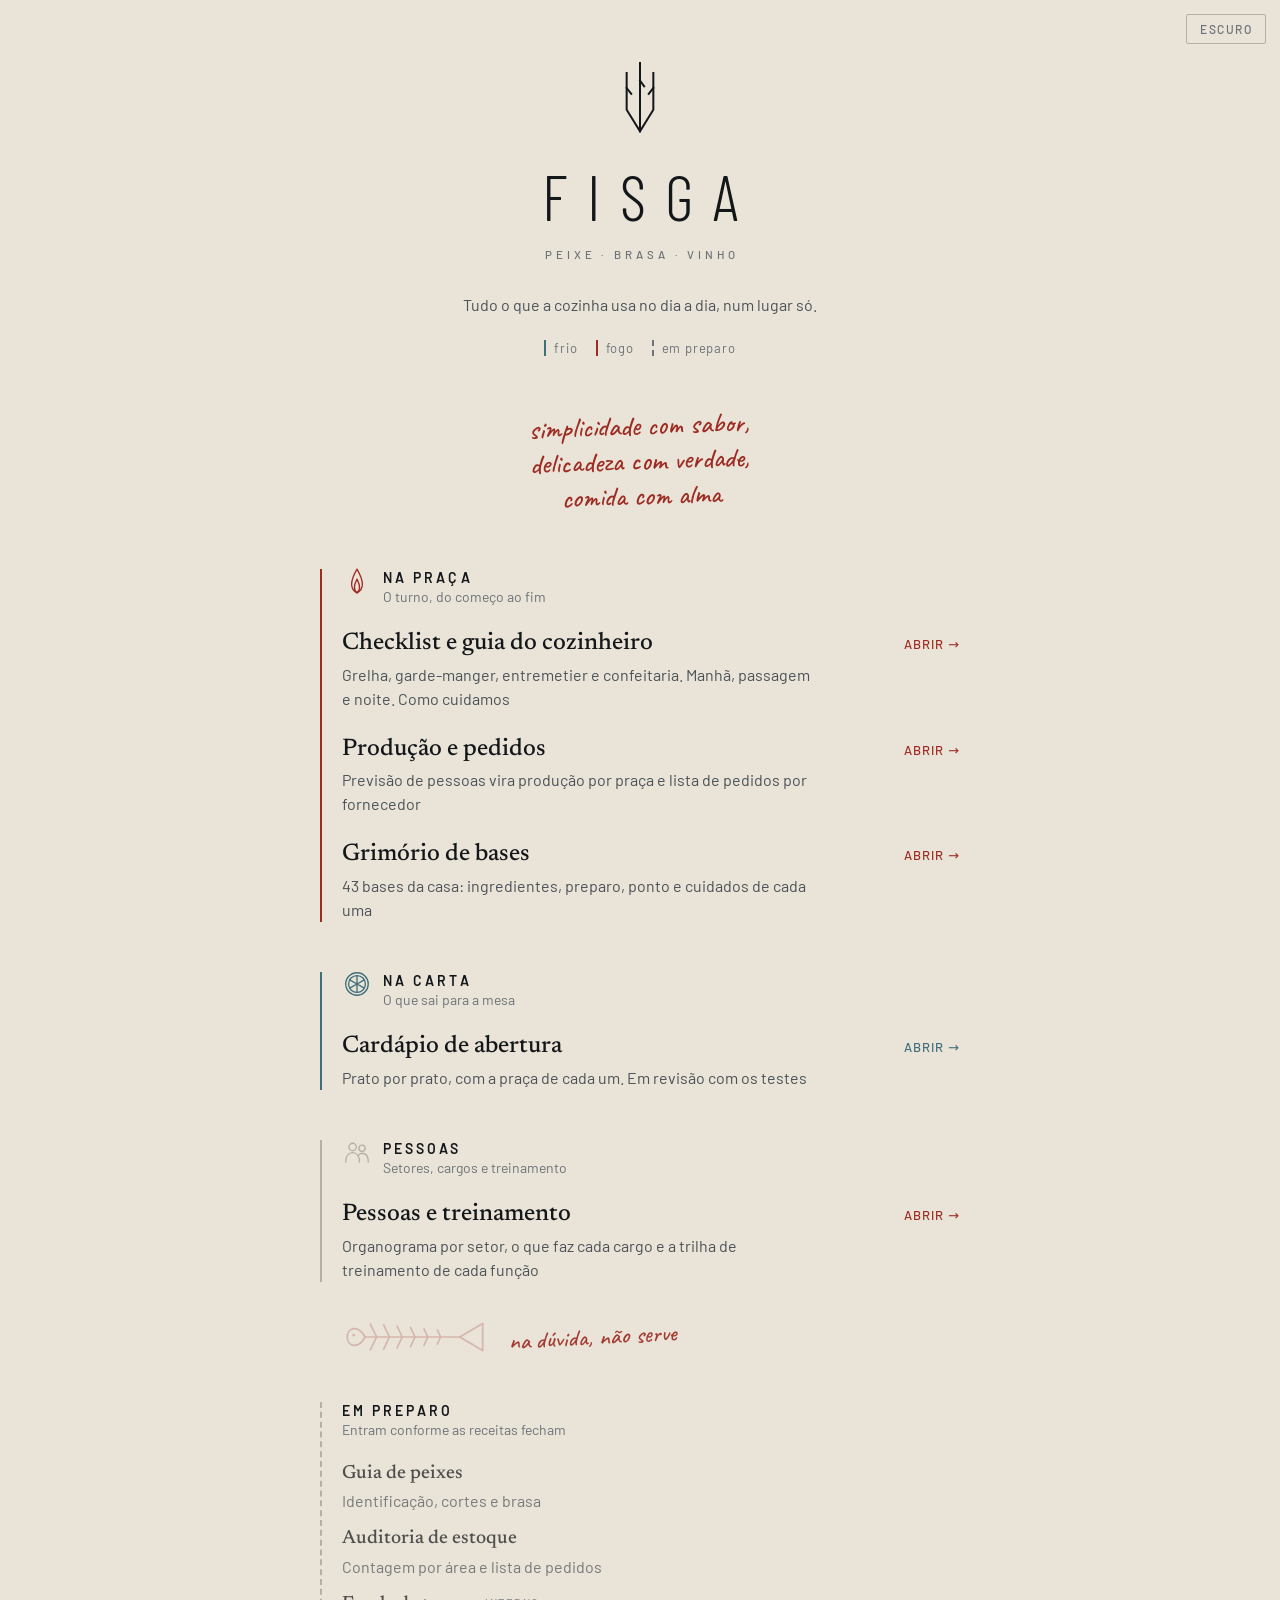
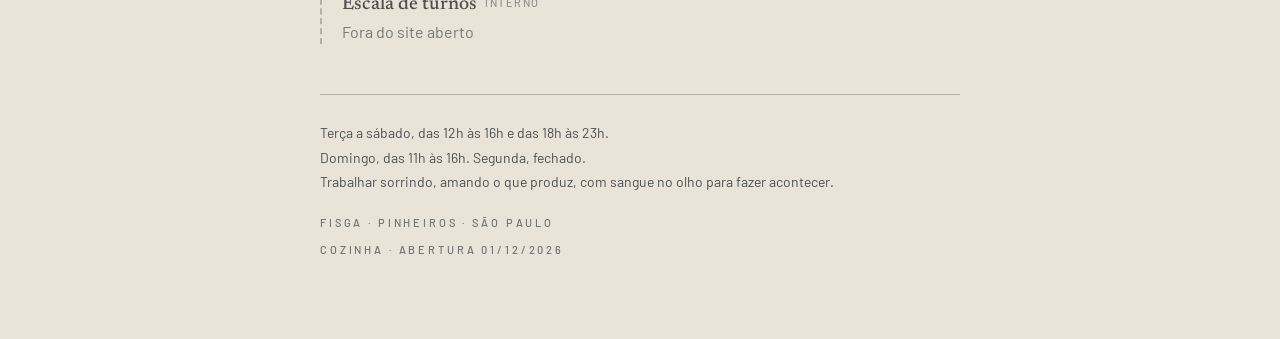
<file: index.html>
<!DOCTYPE html>
<html lang="pt-BR"><head><meta charset="utf-8">
<meta name="viewport" content="width=device-width, initial-scale=1">
<meta name="theme-color" content="#E9E3D8">
<title>Fisga · Cozinha</title>
<link rel="preload" href="fonts/barlow-condensed-latin-300-normal.woff2" as="font" type="font/woff2" crossorigin>
<link rel="stylesheet" href="fisga.css">
</head>
<body>
<button class="alternar" type="button" onclick="escuro()">ESCURO</button>
<div class="folha">

<header>
<svg class="marca" viewBox="0 0 60 96" xmlns="http://www.w3.org/2000/svg" aria-hidden="true">
<line x1="30" y1="6" x2="30" y2="88"/><path d="M14 18 L14 62 L30 88 L46 62 L46 18"/>
<line x1="14" y1="36" x2="19.5" y2="43"/><line x1="46" y1="36" x2="40.5" y2="43"/>
<line x1="30" y1="27" x2="35" y2="34"/></svg>
<div class="logotipo">FISGA</div>
<div class="descritor">PEIXE · BRASA · VINHO</div>
</header>

<p class="intro">Tudo o que a cozinha usa no dia a dia, num lugar só.</p>
<div class="legenda">
  <span><i class="fr"></i>frio</span>
  <span><i></i>fogo</span>
  <span><i class="tr"></i>em preparo</span>
</div>

<p class="manifesto">simplicidade com sabor,<br>delicadeza com verdade,<br>comida com alma</p>

<section class="fogo">
<div class="cab"><svg class="ic" viewBox="0 0 48 48" aria-hidden="true">
<path d="M24 43 C12.5 36.5 12.5 25 24 5 C35.5 25 35.5 36.5 24 43 Z"/>
<path d="M24 43 C18.5 39 18.5 31.5 24 21 C29.5 31.5 29.5 39 24 43"/></svg>
<div><h3>NA PRAÇA</h3><div class="subtitulo">O turno, do começo ao fim</div></div></div>
<a class="item destaque" href="checklist.html">
  <div class="linha"><div class="nome">Checklist e guia do cozinheiro</div><div class="preco">abrir →</div></div>
  <div class="desc">Grelha, garde-manger, entremetier e confeitaria. Manhã, passagem e noite. Como cuidamos</div>
</a>
<a class="item destaque" href="producao.html">
  <div class="linha"><div class="nome">Produção e pedidos</div><div class="preco">abrir →</div></div>
  <div class="desc">Previsão de pessoas vira produção por praça e lista de pedidos por fornecedor</div>
</a>
<a class="item destaque" href="grimorio.html">
  <div class="linha"><div class="nome">Grimório de bases</div><div class="preco">abrir →</div></div>
  <div class="desc">43 bases da casa: ingredientes, preparo, ponto e cuidados de cada uma</div>
</a>
</section>

<section class="frio">
<div class="cab"><svg class="ic" viewBox="0 0 48 48" aria-hidden="true">
<circle cx="24" cy="24" r="18"/><circle cx="24" cy="24" r="13.5"/>
<line x1="24" y1="24" x2="35.7" y2="17.3"/><line x1="24" y1="24" x2="24" y2="10.5"/>
<line x1="24" y1="24" x2="12.3" y2="17.3"/><line x1="24" y1="24" x2="12.3" y2="30.7"/>
<line x1="24" y1="24" x2="24" y2="37.5"/><line x1="24" y1="24" x2="35.7" y2="30.7"/></svg>
<div><h3>NA CARTA</h3><div class="subtitulo">O que sai para a mesa</div></div></div>
<a class="item destaque" href="cardapio.html">
  <div class="linha"><div class="nome">Cardápio de abertura</div><div class="preco">abrir →</div></div>
  <div class="desc">Prato por prato, com a praça de cada um. Em revisão com os testes</div>
</a>
</section>

<section>
<div class="cab"><svg class="ic" viewBox="0 0 48 48" aria-hidden="true"><circle cx="17" cy="16" r="6"/><circle cx="32" cy="18" r="5"/><path d="M6 40 C6 30 11 25 17 25 C23 25 28 30 28 40"/><path d="M26 30 C28 27 30 26 32 26 C38 26 42 31 42 40"/></svg>
<div><h3>PESSOAS</h3><div class="subtitulo">Setores, cargos e treinamento</div></div></div>
<a class="item destaque" href="rh.html">
  <div class="linha"><div class="nome">Pessoas e treinamento</div><div class="preco">abrir →</div></div>
  <div class="desc">Organograma por setor, o que faz cada cargo e a trilha de treinamento de cada função</div>
</a>
</section>

<div class="rodape-ilustra"><div class="marg" style="width:150px;height:46px"><svg class="ilustra" viewBox="0 0 232 72" aria-hidden="true">
<path d="M10 36 C10 21 27 16 38 36 C27 56 10 51 10 36 Z"/>
<circle cx="20" cy="33" r="2.2" class="cheio"/>
<line x1="38" y1="36" x2="186" y2="36"/>
<line x1="56" y1="36" x2="46" y2="16"/><line x1="56" y1="36" x2="46" y2="56"/>
<line x1="76" y1="36" x2="67" y2="17"/><line x1="76" y1="36" x2="67" y2="55"/>
<line x1="96" y1="36" x2="88" y2="19"/><line x1="96" y1="36" x2="88" y2="53"/>
<line x1="116" y1="36" x2="109" y2="21"/><line x1="116" y1="36" x2="109" y2="51"/>
<line x1="136" y1="36" x2="130" y2="23"/><line x1="136" y1="36" x2="130" y2="49"/>
<line x1="156" y1="36" x2="151" y2="25"/><line x1="156" y1="36" x2="151" y2="47"/>
<path d="M186 36 L222 15"/><path d="M186 36 L222 57"/><path d="M222 15 L222 57"/></svg></div>
<div class="nota">na dúvida, não serve</div></div>

<section class="preparo">
<div class="cab"><div><h3>EM PREPARO</h3><div class="subtitulo">Entram conforme as receitas fecham</div></div></div>
<div class="item simples"><div class="nome">Guia de peixes</div><div class="desc">Identificação, cortes e brasa</div></div>
<div class="item simples"><div class="nome">Auditoria de estoque</div><div class="desc">Contagem por área e lista de pedidos</div></div>
<div class="item simples"><div class="nome">Escala de turnos<span class="etiqueta">interno</span></div><div class="desc">Fora do site aberto</div></div>
</section>

<footer>Terça a sábado, das 12h às 16h e das 18h às 23h.<br>Domingo, das 11h às 16h. Segunda, fechado.<br>Trabalhar sorrindo, amando o que produz, com sangue no olho para fazer acontecer.
<div class="assinatura">FISGA · PINHEIROS · SÃO PAULO</div>
<div class="assinatura" style="margin-top:8px">COZINHA · ABERTURA 01/12/2026</div></footer>
</div>
<script>
function escuro(){var b=document.body;b.classList.toggle('escuro');var e=b.classList.contains('escuro');document.querySelector('.alternar').textContent=e?'CLARO':'ESCURO';try{localStorage.setItem('fisga_tema',e?'e':'c')}catch(x){}}
try{if(localStorage.getItem('fisga_tema')==='e')escuro()}catch(x){}
</script>
</body></html>
</file>
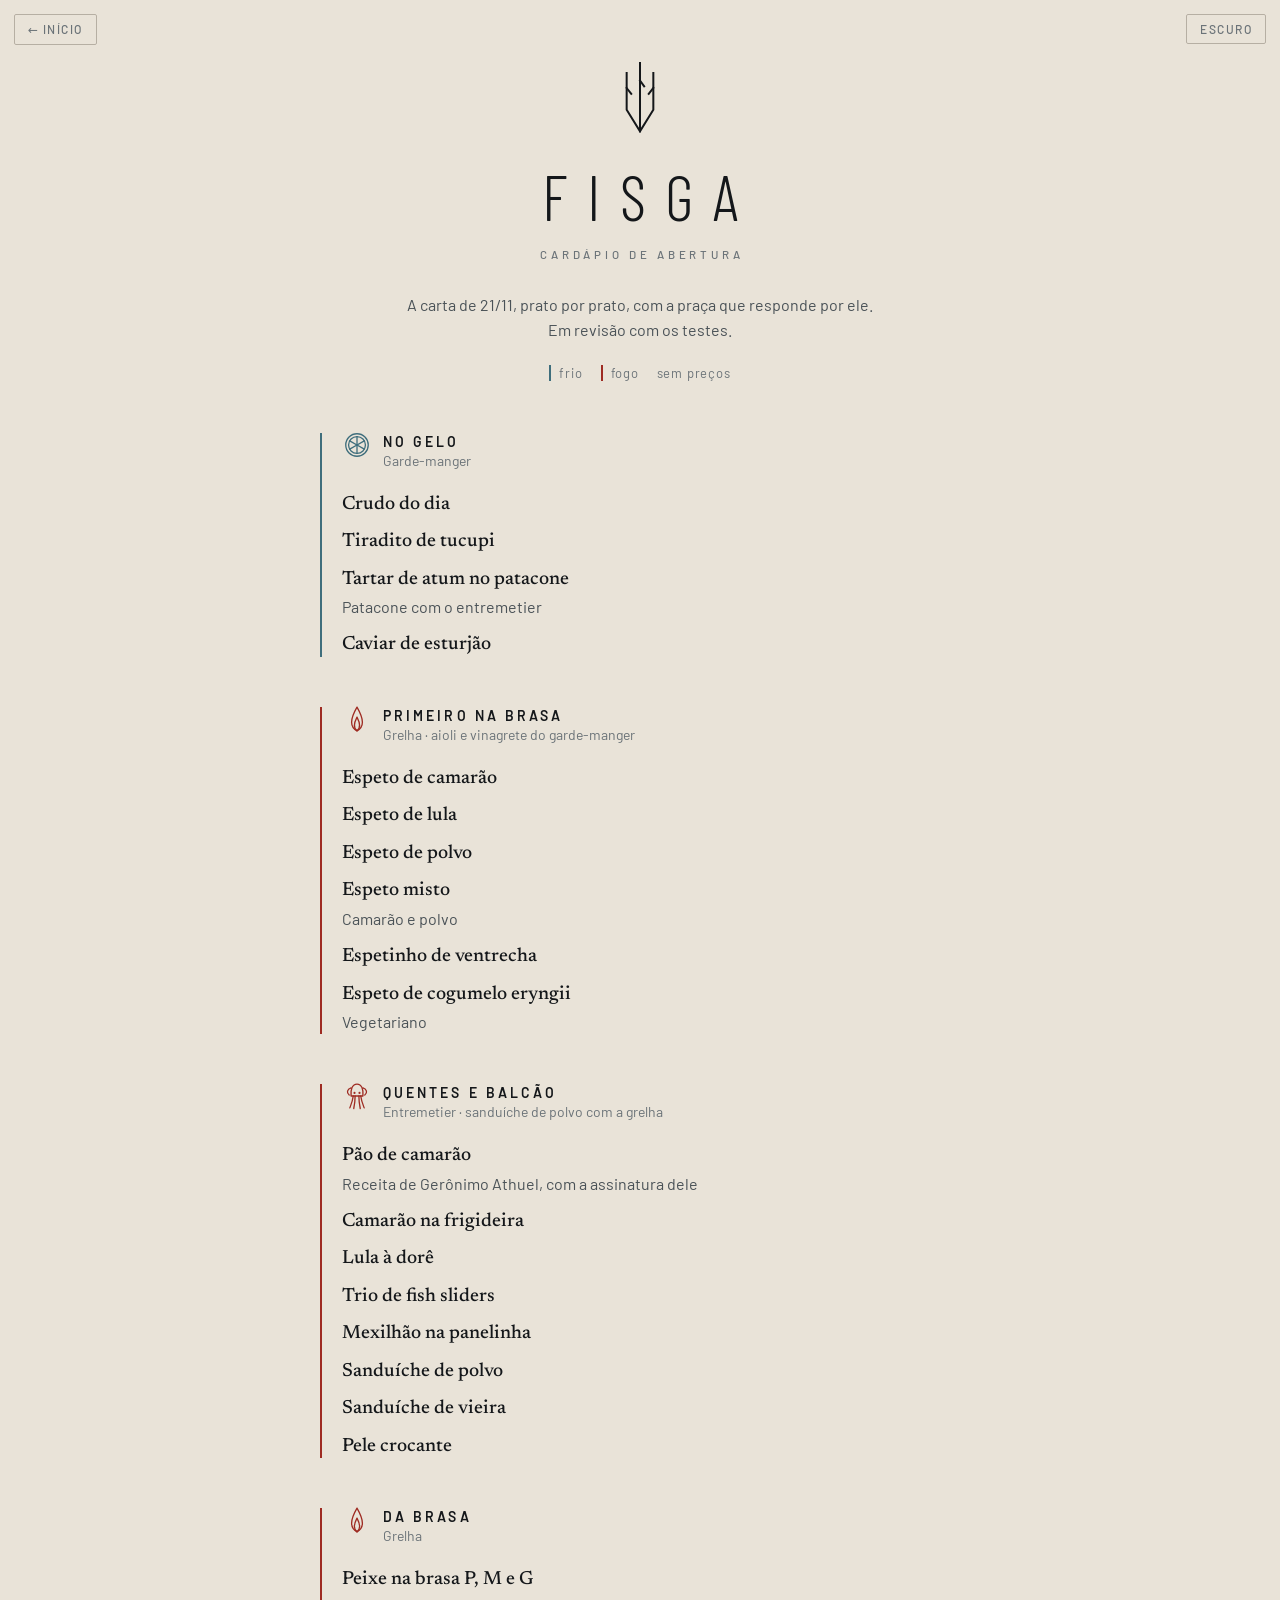
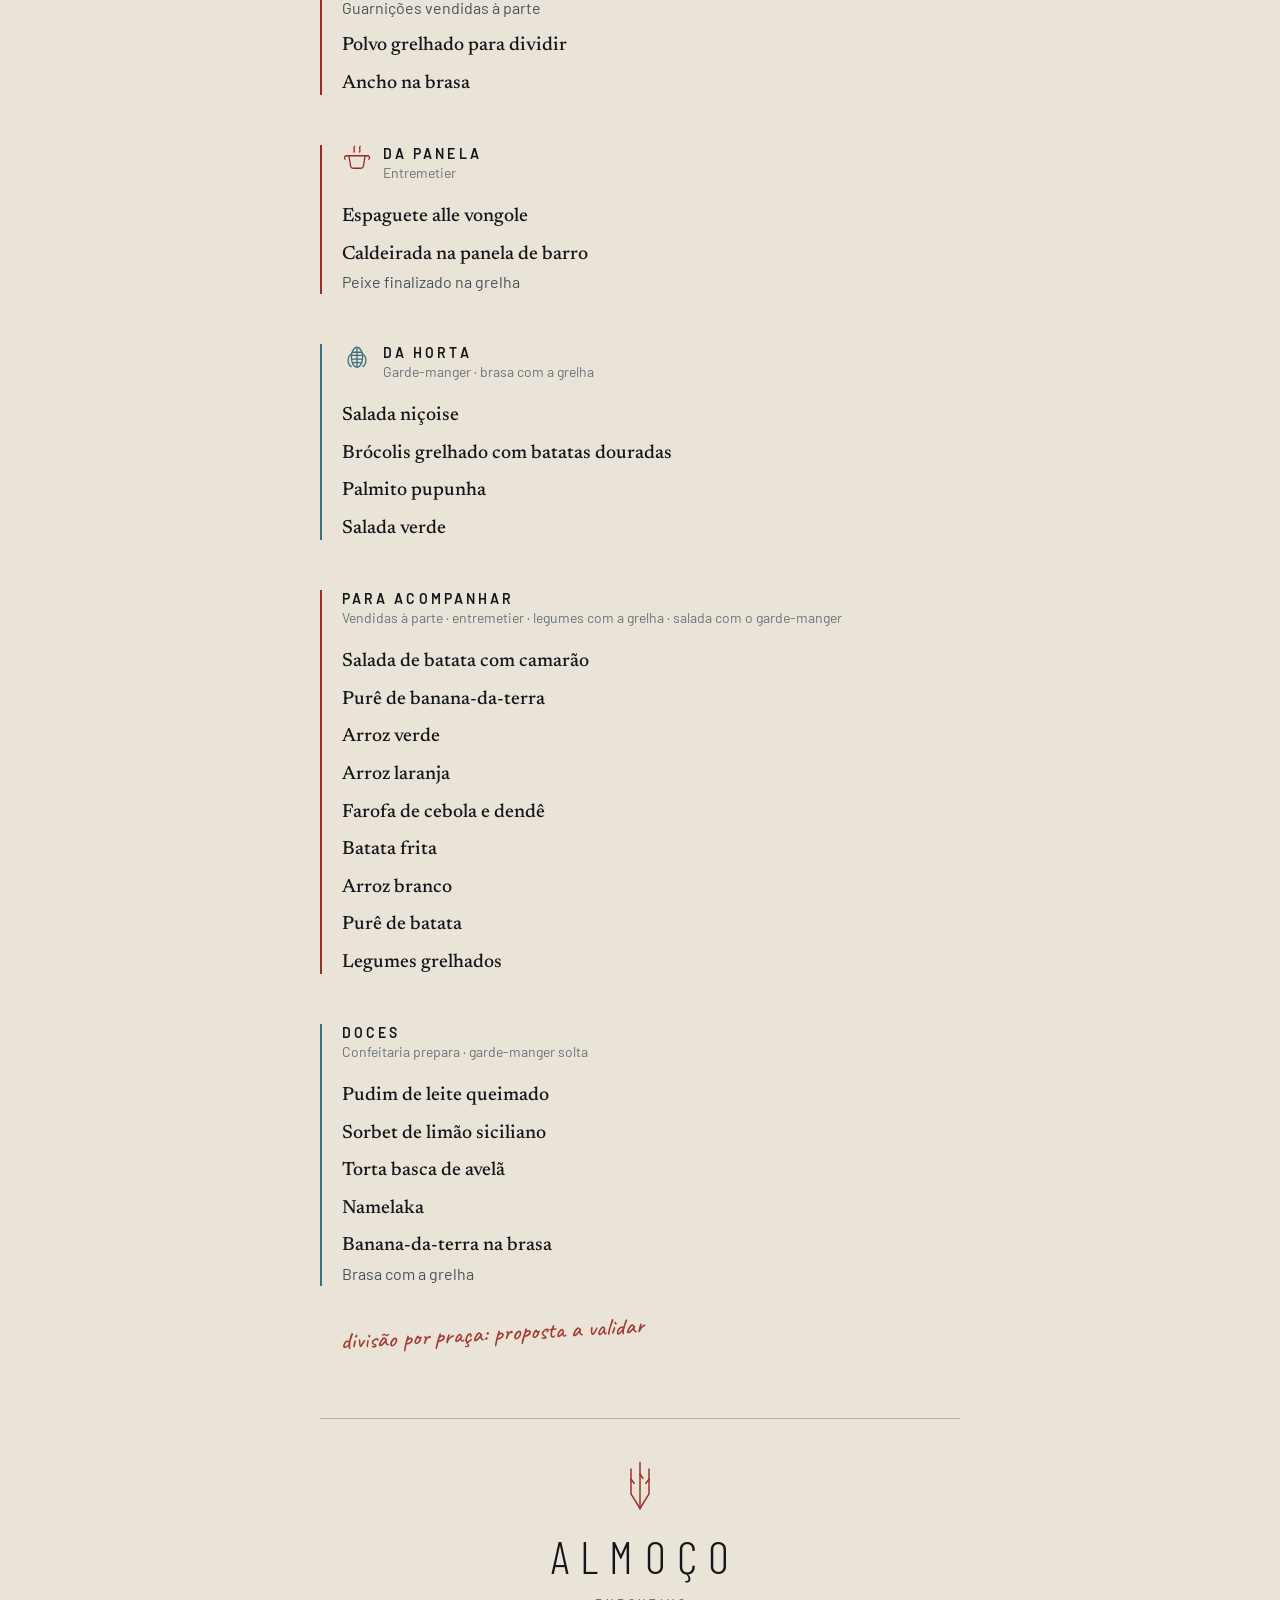
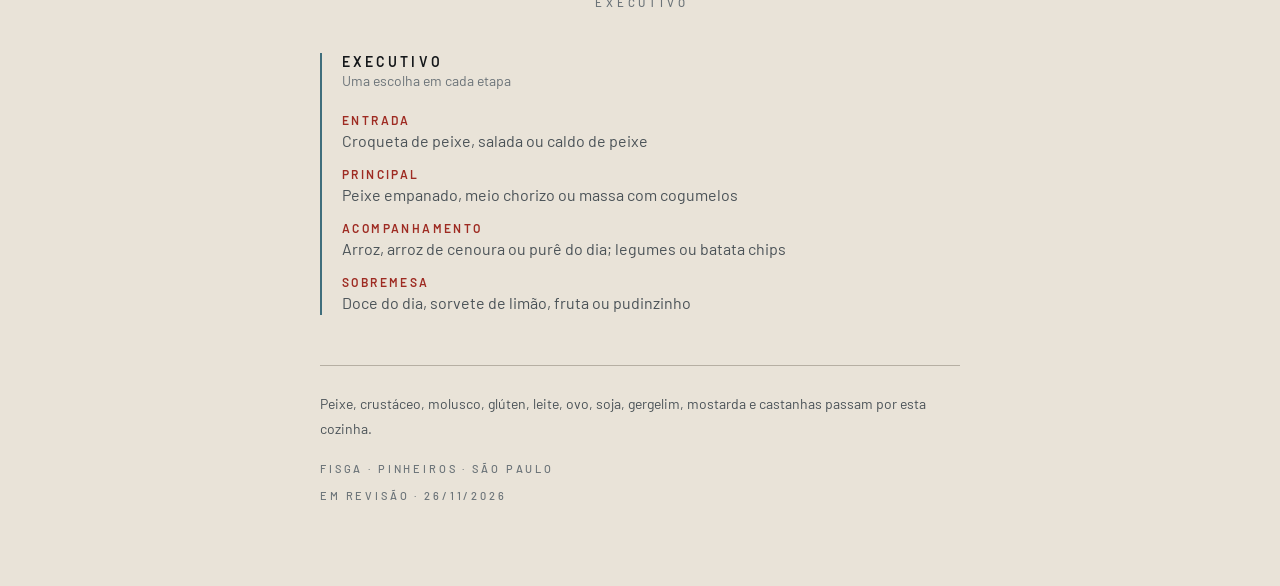
<file: cardapio.html>
<!DOCTYPE html><html lang="pt-BR"><head><meta charset="utf-8"><meta name="viewport" content="width=device-width, initial-scale=1"><meta name="theme-color" content="#E9E3D8"><title>Fisga · Cardápio de abertura</title><link rel="stylesheet" href="fisga.css"><style>
.virada{text-align:center;margin:70px 0 44px;padding-top:40px;border-top:1px solid var(--regua)}.virada .marca{width:34px;height:54px;margin-bottom:20px}.virada .marca line,.virada .marca path{stroke:var(--fogo);stroke-width:2.6}.virada .titulo{font-family:var(--cond);font-weight:300;font-size:clamp(34px,9vw,46px);letter-spacing:.24em;text-indent:.24em;line-height:1}.virada .descritor{margin-top:16px}
.etapa{font-family:var(--sans);font-weight:600;font-size:12px;letter-spacing:.2em;color:var(--fogo);display:block;margin-bottom:2px}
.volta{position:fixed;top:14px;left:14px;font-family:var(--sans);font-weight:500;font-size:12px;letter-spacing:.12em;background:var(--fundo);color:var(--tinta-3);border:1px solid var(--regua);padding:7px 13px;border-radius:2px;text-decoration:none;z-index:10}
</style></head><body><a class="volta" href="index.html">← INÍCIO</a><button class="alternar" type="button" onclick="escuro()">ESCURO</button><div class="folha">
<header><svg class="marca" viewBox="0 0 60 96" aria-hidden="true"><line x1="30" y1="6" x2="30" y2="88"/><path d="M14 18 L14 62 L30 88 L46 62 L46 18"/><line x1="14" y1="36" x2="19.5" y2="43"/><line x1="46" y1="36" x2="40.5" y2="43"/><line x1="30" y1="27" x2="35" y2="34"/></svg><div class="logotipo">FISGA</div><div class="descritor">CARDÁPIO DE ABERTURA</div></header>
<p class="intro">A carta de 21/11, prato por prato, com a praça que responde por ele. Em revisão com os testes.</p>
<div class="legenda"><span><i class="fr"></i>frio</span><span><i></i>fogo</span><span>sem preços</span></div>
<section class="frio"><div class="cab"><svg class="ic" viewBox="0 0 48 48" aria-hidden="true"><circle cx="24" cy="24" r="18"/><circle cx="24" cy="24" r="13.5"/><line x1="24" y1="24" x2="35.7" y2="17.3"/><line x1="24" y1="24" x2="24" y2="10.5"/><line x1="24" y1="24" x2="12.3" y2="17.3"/><line x1="24" y1="24" x2="12.3" y2="30.7"/><line x1="24" y1="24" x2="24" y2="37.5"/><line x1="24" y1="24" x2="35.7" y2="30.7"/></svg><div><h3>NO GELO</h3><div class="subtitulo">Garde-manger</div></div></div><div class="item simples"><div class="nome">Crudo do dia</div></div><div class="item simples"><div class="nome">Tiradito de tucupi</div></div><div class="item simples"><div class="nome">Tartar de atum no patacone</div><div class="desc">Patacone com o entremetier</div></div><div class="item simples"><div class="nome">Caviar de esturjão</div></div></section><section class="fogo"><div class="cab"><svg class="ic" viewBox="0 0 48 48" aria-hidden="true"><path d="M24 43 C12.5 36.5 12.5 25 24 5 C35.5 25 35.5 36.5 24 43 Z"/><path d="M24 43 C18.5 39 18.5 31.5 24 21 C29.5 31.5 29.5 39 24 43"/></svg><div><h3>PRIMEIRO NA BRASA</h3><div class="subtitulo">Grelha · aioli e vinagrete do garde-manger</div></div></div><div class="item simples"><div class="nome">Espeto de camarão</div></div><div class="item simples"><div class="nome">Espeto de lula</div></div><div class="item simples"><div class="nome">Espeto de polvo</div></div><div class="item simples"><div class="nome">Espeto misto</div><div class="desc">Camarão e polvo</div></div><div class="item simples"><div class="nome">Espetinho de ventrecha</div></div><div class="item simples"><div class="nome">Espeto de cogumelo eryngii</div><div class="desc">Vegetariano</div></div></section><section class="fogo"><div class="cab"><svg class="ic" viewBox="0 0 48 48" aria-hidden="true"><path d="M24 5 C31.5 5 34.5 13.5 33.5 24 L14.5 24 C13.5 13.5 16.5 5 24 5 Z"/><path d="M33.5 11 C40 13 41 19 36.5 22.5"/><path d="M14.5 11 C8 13 7 19 11.5 22.5"/><path d="M18 24 C17 32 15 36.5 12.5 43"/><path d="M21 24 C21 33 20 38.5 18.8 44"/><path d="M27 24 C27 33 28 38.5 29.2 44"/><path d="M30 24 C31 32 33 36.5 35.5 43"/><circle cx="20" cy="19" r="1.7" class="cheio"/><circle cx="28" cy="19" r="1.7" class="cheio"/></svg><div><h3>QUENTES E BALCÃO</h3><div class="subtitulo">Entremetier · sanduíche de polvo com a grelha</div></div></div><div class="item simples"><div class="nome">Pão de camarão</div><div class="desc">Receita de Gerônimo Athuel, com a assinatura dele</div></div><div class="item simples"><div class="nome">Camarão na frigideira</div></div><div class="item simples"><div class="nome">Lula à dorê</div></div><div class="item simples"><div class="nome">Trio de fish sliders</div></div><div class="item simples"><div class="nome">Mexilhão na panelinha</div></div><div class="item simples"><div class="nome">Sanduíche de polvo</div></div><div class="item simples"><div class="nome">Sanduíche de vieira</div></div><div class="item simples"><div class="nome">Pele crocante</div></div></section><section class="fogo"><div class="cab"><svg class="ic" viewBox="0 0 48 48" aria-hidden="true"><path d="M24 43 C12.5 36.5 12.5 25 24 5 C35.5 25 35.5 36.5 24 43 Z"/><path d="M24 43 C18.5 39 18.5 31.5 24 21 C29.5 31.5 29.5 39 24 43"/></svg><div><h3>DA BRASA</h3><div class="subtitulo">Grelha</div></div></div><div class="item simples"><div class="nome">Peixe na brasa P, M e G</div><div class="desc">Guarnições vendidas à parte</div></div><div class="item simples"><div class="nome">Polvo grelhado para dividir</div></div><div class="item simples"><div class="nome">Ancho na brasa</div></div></section><section class="fogo"><div class="cab"><svg class="ic" viewBox="0 0 48 48" aria-hidden="true"><path d="M11 22 L13.8 39 C14.2 41 16 42 18 42 L30 42 C32 42 33.8 41 34.2 39 L37 22"/><line x1="7" y1="22" x2="41" y2="22"/><path d="M7 22 C4 22 3 25 5 27.5"/><path d="M41 22 C44 22 45 25 43 27.5"/><path d="M19 16 C21.5 13 17.5 10.5 20 7"/><path d="M28 16 C30.5 13 26.5 10.5 29 7"/></svg><div><h3>DA PANELA</h3><div class="subtitulo">Entremetier</div></div></div><div class="item simples"><div class="nome">Espaguete alle vongole</div></div><div class="item simples"><div class="nome">Caldeirada na panela de barro</div><div class="desc">Peixe finalizado na grelha</div></div></section><section class="frio"><div class="cab"><svg class="ic" viewBox="0 0 48 48" aria-hidden="true"><ellipse cx="24" cy="26" rx="9" ry="16"/><line x1="24" y1="11" x2="24" y2="41"/><line x1="16.5" y1="18" x2="31.5" y2="18"/><line x1="15.4" y1="23" x2="32.6" y2="23"/><line x1="15.4" y1="29" x2="32.6" y2="29"/><line x1="16.5" y1="34.5" x2="31.5" y2="34.5"/><path d="M15.5 20 C8 25 8 36 14.5 41"/><path d="M32.5 20 C40 25 40 36 33.5 41"/></svg><div><h3>DA HORTA</h3><div class="subtitulo">Garde-manger · brasa com a grelha</div></div></div><div class="item simples"><div class="nome">Salada niçoise</div></div><div class="item simples"><div class="nome">Brócolis grelhado com batatas douradas</div></div><div class="item simples"><div class="nome">Palmito pupunha</div></div><div class="item simples"><div class="nome">Salada verde</div></div></section><section class="fogo"><div class="cab"><div><h3>PARA ACOMPANHAR</h3><div class="subtitulo">Vendidas à parte · entremetier · legumes com a grelha · salada com o garde-manger</div></div></div><div class="item simples"><div class="nome">Salada de batata com camarão</div></div><div class="item simples"><div class="nome">Purê de banana-da-terra</div></div><div class="item simples"><div class="nome">Arroz verde</div></div><div class="item simples"><div class="nome">Arroz laranja</div></div><div class="item simples"><div class="nome">Farofa de cebola e dendê</div></div><div class="item simples"><div class="nome">Batata frita</div></div><div class="item simples"><div class="nome">Arroz branco</div></div><div class="item simples"><div class="nome">Purê de batata</div></div><div class="item simples"><div class="nome">Legumes grelhados</div></div></section><section class="frio"><div class="cab"><div><h3>DOCES</h3><div class="subtitulo">Confeitaria prepara · garde-manger solta</div></div></div><div class="item simples"><div class="nome">Pudim de leite queimado</div></div><div class="item simples"><div class="nome">Sorbet de limão siciliano</div></div><div class="item simples"><div class="nome">Torta basca de avelã</div></div><div class="item simples"><div class="nome">Namelaka</div></div><div class="item simples"><div class="nome">Banana-da-terra na brasa</div><div class="desc">Brasa com a grelha</div></div></section>
<div class="rodape-ilustra"><div class="nota">divisão por praça: proposta a validar</div></div>
<div class="virada"><svg class="marca" viewBox="0 0 60 96" aria-hidden="true"><line x1="30" y1="6" x2="30" y2="88"/><path d="M14 18 L14 62 L30 88 L46 62 L46 18"/><line x1="14" y1="36" x2="19.5" y2="43"/><line x1="46" y1="36" x2="40.5" y2="43"/><line x1="30" y1="27" x2="35" y2="34"/></svg><div class="titulo">ALMOÇO</div><div class="descritor">EXECUTIVO</div></div><section class="frio"><div class="cab"><div><h3>EXECUTIVO</h3><div class="subtitulo">Uma escolha em cada etapa</div></div></div><div class="item simples"><span class="etapa">ENTRADA</span><div class="desc" style="margin-top:0">Croqueta de peixe, salada ou caldo de peixe</div></div><div class="item simples"><span class="etapa">PRINCIPAL</span><div class="desc" style="margin-top:0">Peixe empanado, meio chorizo ou massa com cogumelos</div></div><div class="item simples"><span class="etapa">ACOMPANHAMENTO</span><div class="desc" style="margin-top:0">Arroz, arroz de cenoura ou purê do dia; legumes ou batata chips</div></div><div class="item simples"><span class="etapa">SOBREMESA</span><div class="desc" style="margin-top:0">Doce do dia, sorvete de limão, fruta ou pudinzinho</div></div></section>
<footer>Peixe, crustáceo, molusco, glúten, leite, ovo, soja, gergelim, mostarda e castanhas passam por esta cozinha.<div class="assinatura">FISGA · PINHEIROS · SÃO PAULO</div><div class="assinatura" style="margin-top:8px">EM REVISÃO · 26/11/2026</div></footer></div>
<script>function escuro(){var b=document.body;b.classList.toggle('escuro');var e=b.classList.contains('escuro');document.querySelector('.alternar').textContent=e?'CLARO':'ESCURO';try{localStorage.setItem('fisga_tema',e?'e':'c')}catch(x){}}try{if(localStorage.getItem('fisga_tema')==='e')escuro()}catch(x){}</script></body></html>
</file>
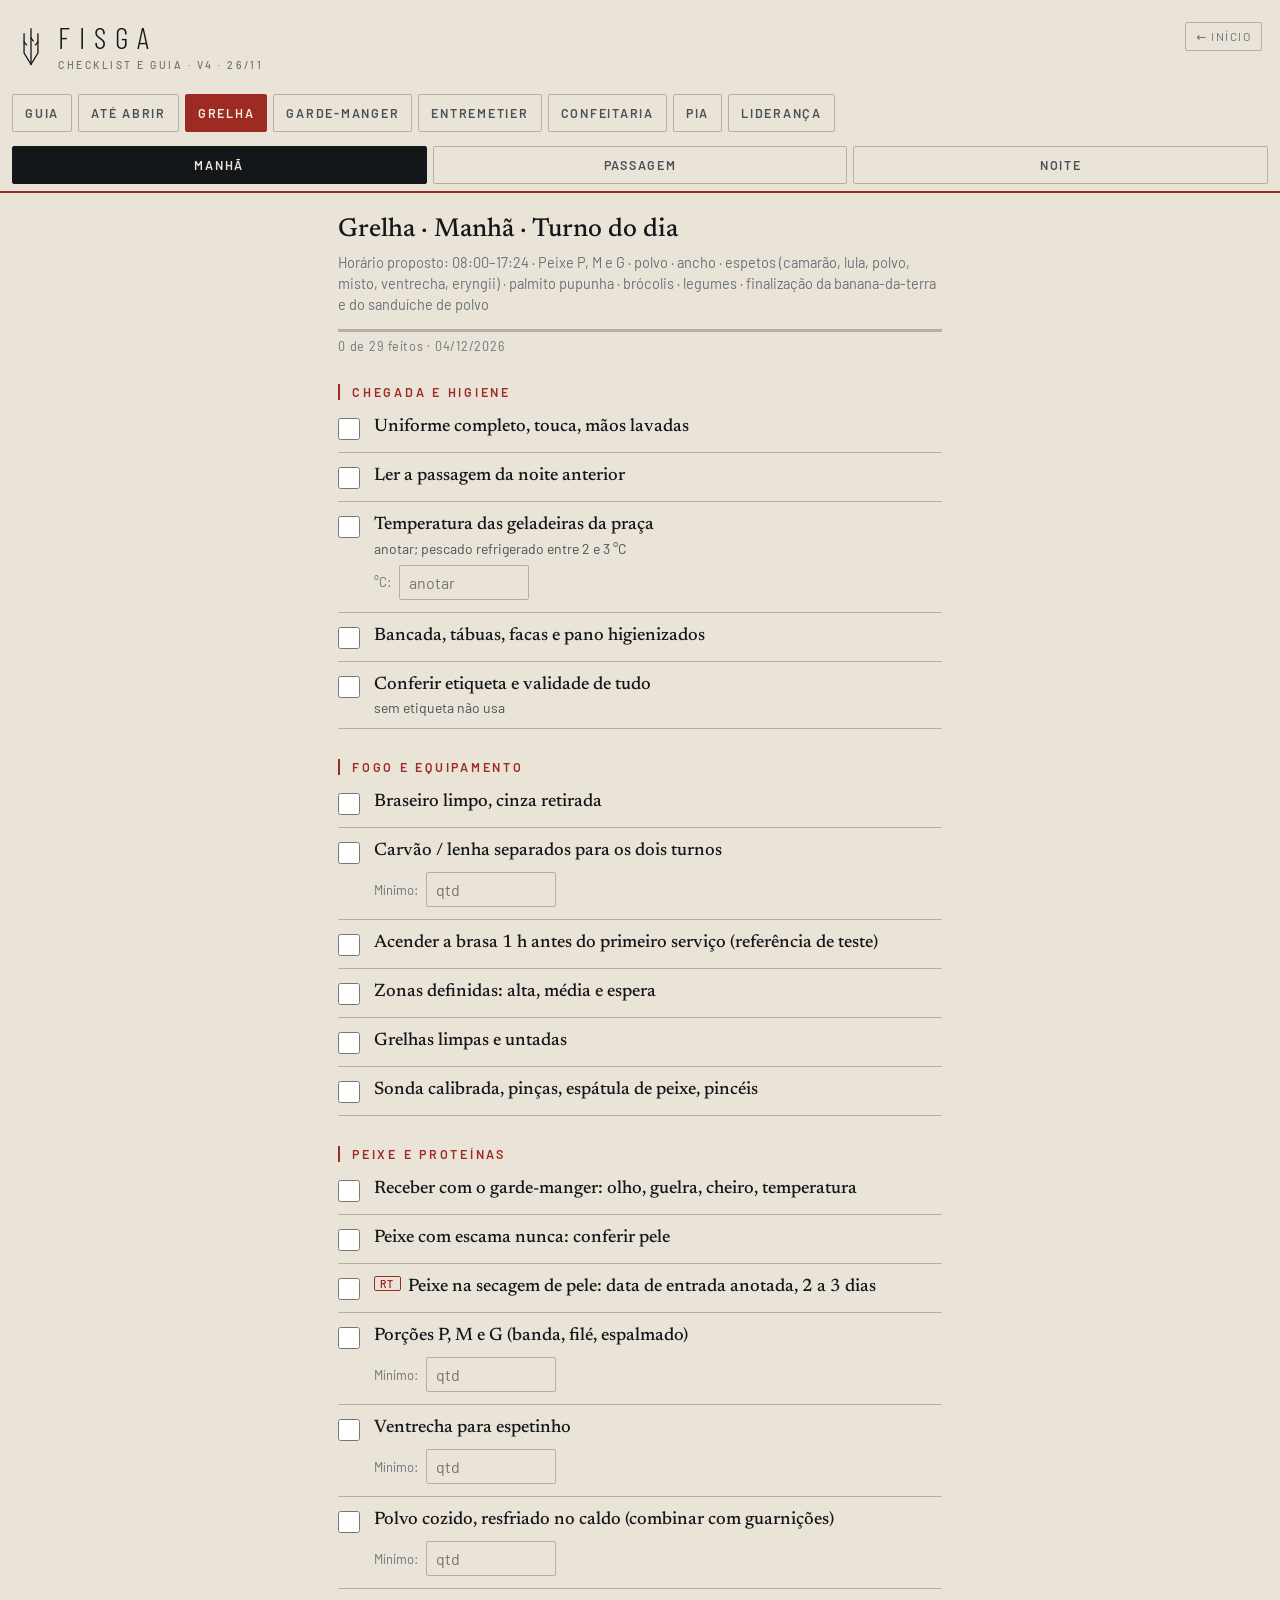
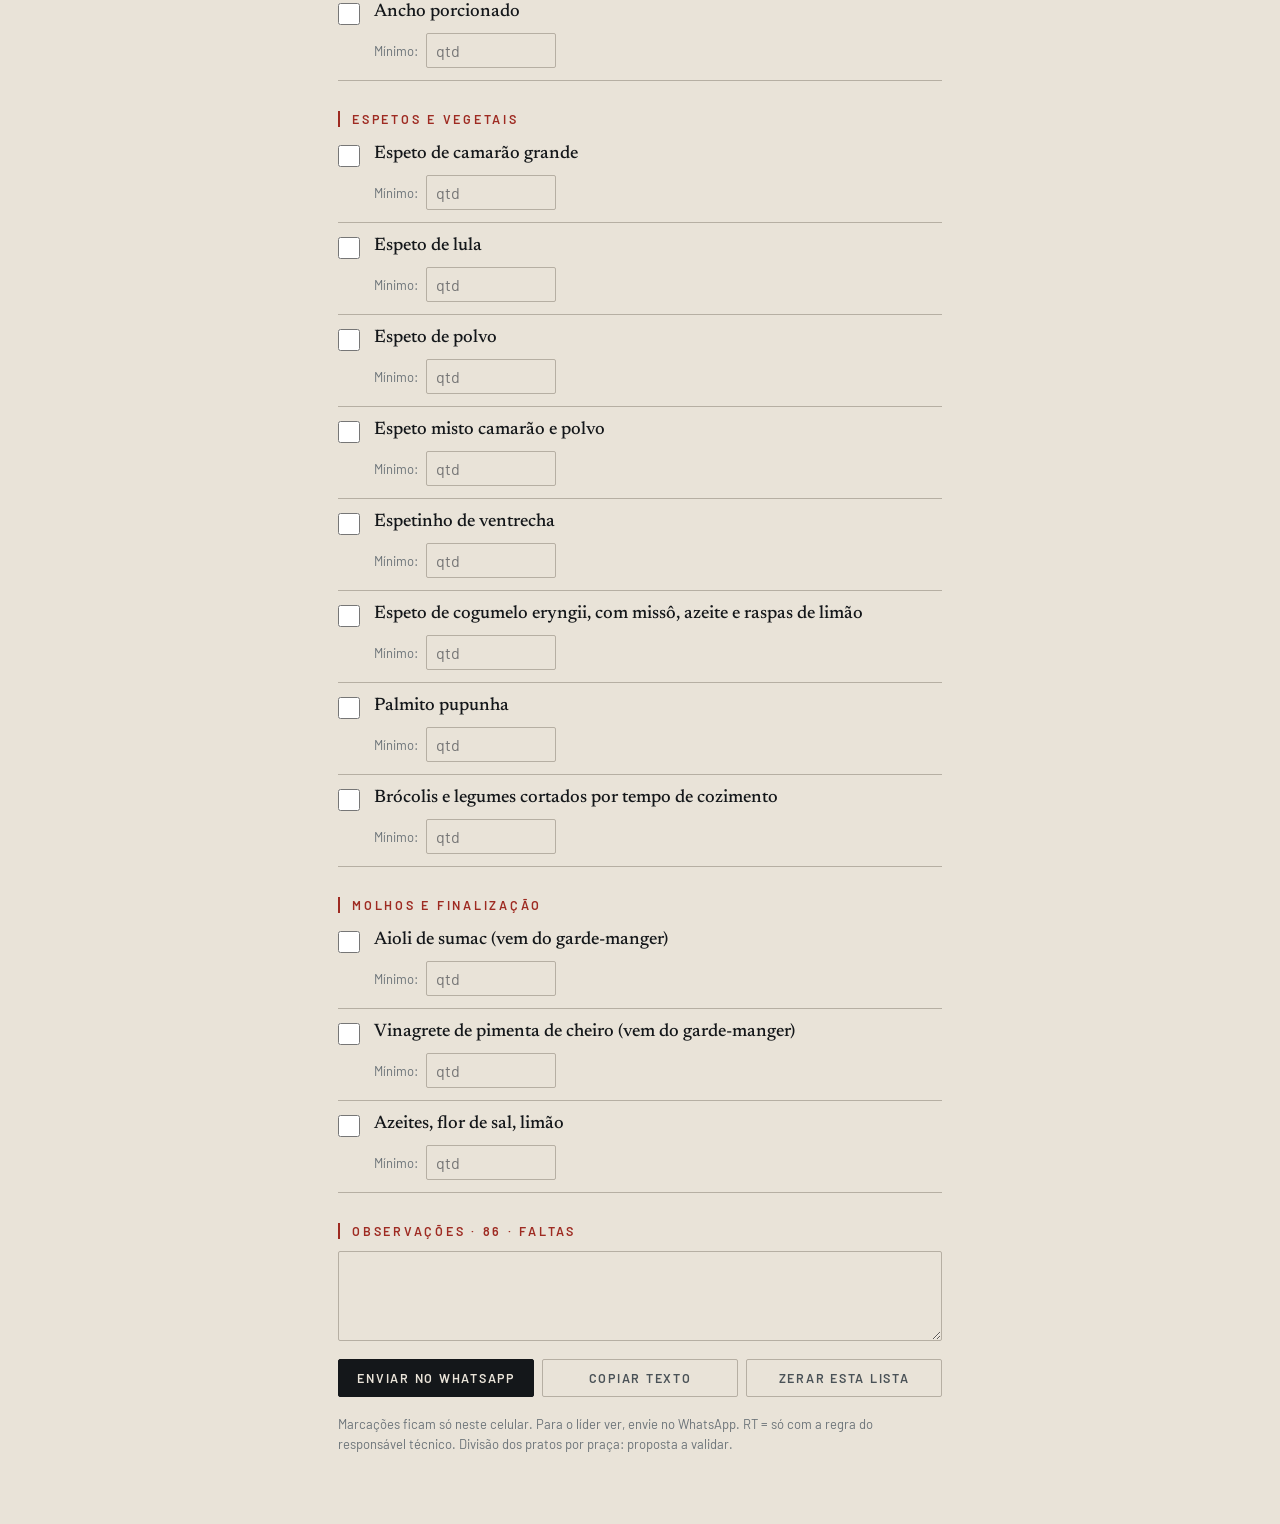
<file: checklist.html>
<!DOCTYPE html>
<html lang="pt-BR"><head><meta charset="utf-8">
<meta name="viewport" content="width=device-width,initial-scale=1">
<title>Fisga · Checklist de praças</title>
<meta name="theme-color" content="#E9E3D8">
<link rel="stylesheet" href="fisga.css">
<style>
body{padding:0 0 48px}
header{padding:22px 18px 16px;display:flex;align-items:center;gap:14px;text-align:left}
header .marca{width:26px;height:42px;margin:0}
header .marca line,header .marca path{stroke-width:3}
.logo{font-family:var(--cond);font-weight:300;font-size:30px;letter-spacing:.3em;line-height:1}
.sub{font-family:var(--sans);font-weight:500;font-size:10.5px;letter-spacing:.24em;color:var(--tinta-3);margin-top:6px;text-transform:uppercase}
.volta{margin-left:auto;align-self:flex-start;font-family:var(--sans);font-size:12px;letter-spacing:.12em;color:var(--tinta-3);text-decoration:none;border:1px solid var(--regua);padding:6px 10px;border-radius:2px}
nav{position:sticky;top:0;z-index:5;background:var(--fundo);border-bottom:2px solid var(--fogo)}
.row{display:flex;overflow-x:auto;gap:6px;padding:7px 12px;scrollbar-width:none}
button,.btn{font:600 12.5px var(--sans);letter-spacing:.14em;text-transform:uppercase;border:1px solid var(--regua);background:transparent;color:var(--tinta-2);padding:10px 12px;border-radius:2px;white-space:nowrap;cursor:pointer;text-decoration:none;display:inline-block;text-align:center}
.row button[aria-selected=true]{background:var(--fogo);border-color:var(--fogo);color:#F2EDE4}
.turnos button{flex:1}
.turnos button[aria-selected=true]{background:var(--tinta);border-color:var(--tinta);color:var(--fundo)}
main{max-width:640px;margin:0 auto;padding:22px 18px}
.quem{font-family:var(--serif);font-weight:500;font-size:26px;line-height:1.2}
.pr{font-family:var(--sans);font-size:14.5px;line-height:1.45;color:var(--tinta-3);margin:6px 0 14px}
.bar{height:3px;background:var(--regua)}.bar i{display:block;height:100%;background:var(--fogo)}
.cont{font-family:var(--sans);font-size:12.5px;letter-spacing:.06em;color:var(--tinta-3);margin:6px 0 4px}
h2{font:600 12.5px var(--sans);letter-spacing:.22em;text-transform:uppercase;color:var(--fogo);margin:30px 0 4px;padding-left:12px;border-left:2px solid var(--fogo)}
.it{border-bottom:1px solid var(--regua);padding:12px 0}
.it label{display:flex;gap:14px;align-items:flex-start;cursor:pointer}
.it input[type=checkbox]{width:22px;height:22px;flex:0 0 22px;margin-top:2px;accent-color:var(--fogo)}
.it b{font-family:var(--serif);font-weight:500;font-size:18px;line-height:1.3}
.it small{display:block;font-family:var(--sans);color:var(--tinta-2);font-size:14px;margin-top:2px}
.it.ok b{text-decoration:line-through;color:var(--tinta-3)}
.tag{display:inline-block;font:600 10.5px var(--sans);letter-spacing:.14em;color:var(--fogo);border:1px solid var(--fogo);padding:0 5px;border-radius:2px;margin-right:7px;vertical-align:3px}
.campo{display:flex;align-items:center;gap:8px;margin:8px 0 0 36px;font-family:var(--sans);font-size:13px;color:var(--tinta-3)}
input[type=text],textarea{font:16px var(--sans);border:1px solid var(--regua);border-radius:2px;background:transparent;color:var(--tinta);padding:7px 9px;width:100%}
.campo input{width:130px}
textarea{min-height:90px;margin-top:8px}
.acoes{display:flex;flex-wrap:wrap;gap:8px;margin-top:14px}
.acoes .btn,.acoes button{flex:1}
.acoes .btn{background:var(--tinta);color:var(--fundo);border-color:var(--tinta)}
.pedir{display:block;margin:10px 0 0;background:var(--tinta);color:var(--fundo);border-color:var(--tinta)}
.rodape{font-family:var(--sans);font-size:13px;line-height:1.5;color:var(--tinta-3);margin-top:18px}
#saida{display:none;min-height:180px}
@media print{nav,.acoes,.pedir,.bar,.cont,#saida,.volta{display:none!important}main{padding:0}.it{padding:4px 0;break-inside:avoid}}
</style></head><body>
<header><svg class="marca" viewBox="0 0 60 96" aria-hidden="true"><line x1="30" y1="6" x2="30" y2="88"/><path d="M14 18 L14 62 L30 88 L46 62 L46 18"/><line x1="14" y1="36" x2="19.5" y2="43"/><line x1="46" y1="36" x2="40.5" y2="43"/><line x1="30" y1="27" x2="35" y2="34"/></svg><div><div class="logo">FISGA</div><div class="sub">Checklist e guia · v4 · 26/11</div></div><a class="volta" href="index.html">← INÍCIO</a></header>
<nav><div class="row" id="pr"></div><div class="row turnos" id="tr"></div></nav>
<main id="m"></main>
<script>
try{if(localStorage.getItem('fisga_tema')==='e')document.body.classList.add('escuro')}catch(x){}
var D={"guia": [["Como cozinhamos", ["Simplicidade com sabor, delicadeza com verdade, comida com alma.", "Trabalhar sorrindo, amando o que produz, com sangue no olho para fazer acontecer.", "Com respeito: ao ingrediente, a quem pescou, a quem lava a louça e a quem come.", "Com transparência e honestidade: o que acabou, errou ou venceu se fala na hora."]], ["Manipulação", ["Mãos lavadas ao chegar, ao voltar do intervalo e a cada troca de alimento.", "Peixe chega inteiro, com cabeça e olhos. Conferir olho, guelra, cheiro e temperatura.", "Pescado refrigerado entre 2 e 3 °C. Fora do frio, só a quantidade da vez.", "Peixe não se lava: seca com papel.", "Escama, nunca.", "Cru e cozido em tábuas e facas separadas."]], ["Cuidado", ["Tudo etiquetado: produto, data, validade e nome. Sem etiqueta, não usa.", "Na dúvida, não serve. Chama o líder.", "Preparo quente resfria de 60 a 10 °C em até 2 h.", "Cru, gema, tucupi, óleos infusionados, secagem de pele, carvão ativado e confit: só com a regra do responsável técnico.", "Alérgeno informado com certeza. Se não souber, pergunte antes."]], ["Convivência (adaptado das regras do DUE)", ["Febre, vômito ou diarreia: não vem trabalhar. Avisa.", "Celular guardado no serviço.", "Sua praça é sua responsabilidade, do começo ao fim.", "Quem sai deixa a praça pronta para quem entra.", "Crítica sim, humilhação nunca. Incomodou, fale; não acumule."]]], "pracas": [{"id": "grelha", "nome": "Grelha", "manha": "Turno do dia", "noite": "Turno da noite", "pratos": "Peixe P, M e G · polvo · ancho · espetos (camarão, lula, polvo, misto, ventrecha, eryngii) · palmito pupunha · brócolis · legumes · finalização da banana-da-terra e do sanduíche de polvo", "manha_s": [{"t": "Chegada e higiene", "i": ["Uniforme completo, touca, mãos lavadas", "Ler a passagem da noite anterior", "t|Temperatura das geladeiras da praça :: anotar; pescado refrigerado entre 2 e 3 °C", "Bancada, tábuas, facas e pano higienizados", "Conferir etiqueta e validade de tudo :: sem etiqueta não usa"]}, {"t": "Fogo e equipamento", "i": ["Braseiro limpo, cinza retirada", "q|Carvão / lenha separados para os dois turnos", "Acender a brasa 1 h antes do primeiro serviço (referência de teste)", "Zonas definidas: alta, média e espera", "Grelhas limpas e untadas", "Sonda calibrada, pinças, espátula de peixe, pincéis"]}, {"t": "Peixe e proteínas", "i": ["Receber com o garde-manger: olho, guelra, cheiro, temperatura", "Peixe com escama nunca: conferir pele", "rt|Peixe na secagem de pele: data de entrada anotada, 2 a 3 dias", "q|Porções P, M e G (banda, filé, espalmado)", "q|Ventrecha para espetinho", "q|Polvo cozido, resfriado no caldo (combinar com guarnições)", "q|Ancho porcionado"]}, {"t": "Espetos e vegetais", "i": ["q|Espeto de camarão grande", "q|Espeto de lula", "q|Espeto de polvo", "q|Espeto misto camarão e polvo", "q|Espetinho de ventrecha", "q|Espeto de cogumelo eryngii, com missô, azeite e raspas de limão", "q|Palmito pupunha", "q|Brócolis e legumes cortados por tempo de cozimento"]}, {"t": "Molhos e finalização", "i": ["q|Aioli de sumac (vem do garde-manger)", "q|Vinagrete de pimenta de cheiro (vem do garde-manger)", "q|Azeites, flor de sal, limão"]}], "passagem": [{"t": "Passagem · grelha do dia → grelha da noite", "i": ["Briefing falado, os dois juntos", "O que acabou ou está no fim (86) :: escrever em Observações e avisar o líder", "O que ficou pronto, com etiqueta e data", "O que falta produzir para a noite", "Equipamento com problema ou entrega pendente", "t|Temperatura das geladeiras na troca", "Quem entra confirma: praça recebida"]}], "noite_s": [{"t": "Antes de abrir o jantar", "i": ["Brasa renovada e zonas prontas", "q|Repor porções de peixe, polvo, ancho e espetos", "q|Repor molhos e finalização", "t|Gaveta ou geladeira de proteínas", "Alinhar com o entremetier as guarnições pedidas à parte", "Aviso de 86 passado ao salão pelo líder"]}, {"t": "No serviço", "i": ["Peixe medido com sonda junto à espinha", "Proteína fora do frio só na quantidade da vez", "Grelha limpa entre peixe, polvo e carne"]}, {"t": "Brasa e grelha · fim", "i": ["Raspar grelhas ainda quentes e untar", "Apagar a brasa com segurança, cinza em recipiente metálico", "Conferir coifa, filtros e gás"]}, {"t": "Fechamento", "i": ["Guardar tudo coberto, etiquetado: produto, data, validade, nome", "Resfriar preparos quentes: de 60 a 10 °C em até 2 h", "Descartar vencidos e o que não segura para amanhã", "Lista de produção de amanhã", "Lista de compras e faltas para o líder", "Limpar bancada, equipamentos, geladeiras (borrachas), piso da praça", "t|Temperatura final das geladeiras", "Lixo fora, panos para lavar"]}], "h": ["08:00–17:24", "16:00", "15:00–00:00"]}, {"id": "gm", "nome": "Garde-manger", "manha": "Turno do dia", "noite": "Turno da noite", "pratos": "Crudo · tiradito de tucupi · tartar de atum no patacone · caviar · niçoise · salada verde · salada de batata com camarão · molhos frios · croqueta e entradas frias do executivo a combinar · saída das sobremesas", "manha_s": [{"t": "Chegada e higiene", "i": ["Uniforme completo, touca, mãos lavadas", "Ler a passagem da noite anterior", "t|Temperatura das geladeiras da praça :: anotar; pescado refrigerado entre 2 e 3 °C", "Bancada, tábuas, facas e pano higienizados", "Conferir etiqueta e validade de tudo :: sem etiqueta não usa"]}, {"t": "Recebimento e gelo", "i": ["Pescado do cru conferido: olho, guelra, cheiro, temperatura", "rt|Política de congelamento para o cru conferida antes de usar", "rt|Atum sempre no frio (risco de histamina)", "q|Lombos para crudo e tiradito, secos, sem lavar", "q|Atum para tartar", "q|Gelo para apresentação", "q|Latas de caviar: fechadas, lote e validade anotados"]}, {"t": "Bases frias", "i": ["rt|Leite de tigre de tucupi e laranja-bahia :: só tucupi bem fervido", "q|Aioli de sumac (grelha e sanduíche de polvo)", "q|Vinagrete de pimenta de cheiro (grelha e arroz laranja)", "q|Vinagrete de tangerina", "rt|Molho tártaro :: gema pasteurizada ou regra do RT", "q|Creme de abacate :: filme em contato, fazer no dia", "rt|Aioli de tahine negro (sliders)", "rt|Aioli de vinho branco e pimenta de cheiro (sanduíche de vieira)", "rt|Azeites verde, vermelho e de pimenta de cheiro :: frio e validade escrita"]}, {"t": "Saladas", "i": ["Folhas lavadas, bem secas, cobertas", "rt|Carapau ou anchova confitados a 62 °C :: só com tempo e temperatura aprovados pelo RT", "q|Ovos, azeitona preta e folhas da niçoise", "rt|Salada de batata com camarão :: maionese segura, no frio", "q|Salada de cebola roxa, hortelã e limão (sliders)", "q|Salada de funcho e pepino (vieira)"]}, {"t": "Sobremesas", "i": ["Receber da confeitaria o preparo do dia: quantidade e validade", "Combinar quem solta cada doce no almoço"]}, {"t": "Tartar e montagem", "i": ["q|Patacones prontos (1ª fritura e prensa com guarnições)", "Temperos do tartar picados e secos", "Louça gelada, pinças, colheres, facas afiadas"]}], "passagem": [{"t": "Passagem · garde-manger do dia → garde-manger da noite", "i": ["Briefing falado, os dois juntos", "O que acabou ou está no fim (86) :: escrever em Observações e avisar o líder", "O que ficou pronto, com etiqueta e data", "O que falta produzir para a noite", "Equipamento com problema ou entrega pendente", "t|Temperatura das geladeiras na troca", "Quem entra confirma: praça recebida"]}], "noite_s": [{"t": "Antes de abrir o jantar", "i": ["q|Repor molhos e vinagretes", "q|Repor folhas e saladas", "q|Repor pescado do cru, em pequena quantidade", "Provar leite de tigre e molhos", "t|Geladeira do cru"]}, {"t": "Sobremesas no jantar", "i": ["Preparo da confeitaria recebido, contado e no frio", "Montar no padrão da foto", "Avisar 86 de doce ao líder"]}, {"t": "No serviço", "i": ["Cortar e temperar o cru só no pedido", "Salada temperada na hora", "Tábua e faca do cru separadas, higienizadas"]}, {"t": "Fechamento", "i": ["Guardar tudo coberto, etiquetado: produto, data, validade, nome", "Resfriar preparos quentes: de 60 a 10 °C em até 2 h", "Descartar vencidos e o que não segura para amanhã", "Lista de produção de amanhã", "Lista de compras e faltas para o líder", "Limpar bancada, equipamentos, geladeiras (borrachas), piso da praça", "t|Temperatura final das geladeiras", "Lixo fora, panos para lavar"]}], "h": ["08:00–17:24", "16:00", "15:00–00:00"]}, {"id": "guarn", "nome": "Entremetier", "manha": "Turno do dia", "noite": "Turno da noite", "pratos": "Guarnições · vongole · caldeirada · mexilhão · camarão na frigideira · pão de camarão · fritura (lula, sliders, vieira, pele, batata, patacone) · executivo", "manha_s": [{"t": "Chegada e higiene", "i": ["Uniforme completo, touca, mãos lavadas", "Ler a passagem da noite anterior", "t|Temperatura das geladeiras da praça :: anotar; pescado refrigerado entre 2 e 3 °C", "Bancada, tábuas, facas e pano higienizados", "Conferir etiqueta e validade de tudo :: sem etiqueta não usa"]}, {"t": "Equipamento", "i": ["Gás, 6 bocas, coifa conferidos", "Forno combinado ligado e na temperatura", "Fritadeira: nível e estado do óleo", "Banho-maria na temperatura"]}, {"t": "Bases", "i": ["q|Caldo de espinha :: sem guelra, 20 a 30 min, coar sem apertar, resfriar", "q|Base da caldeirada", "q|Mole verde :: cozinhar 1 h; ervas, óleo verde e pimenta entram crus no fim", "q|Arroz base carnaroli (verde e laranja)", "q|Base de moqueca", "q|Polvo cozido :: resfriar no próprio caldo", "q|Manteiga de camarão", "q|Tomate assado e cotton onion (sanduíche de polvo)"]}, {"t": "Guarnições", "i": ["q|Purê de banana-da-terra", "q|Arroz verde (porção: 180 g arroz + 100 g mole)", "q|Arroz laranja (porção: 180 g arroz + 100 g base)", "q|Farofa de cebola e dendê", "q|Batata frita, 1ª fritura", "q|Arroz branco", "q|Purê de batata", "q|Batatas douradas (brócolis)"]}, {"t": "Panela, balcão e fritura", "i": ["Vôngole purgado, no frio", "Mexilhão limpo :: descartar o que não fecha", "q|Espaguete, alho, vinho branco, salsa", "q|Camarão para frigideira", "q|Pão de camarão (receita autorizada, com a assinatura do autor)", "q|Lula limpa e seca", "q|Peixe dos sliders porcionado e empanado no panko", "q|Vieira 80 g batida e empanada", "q|Pele seca para fritar", "q|Pães: brioche, pão preto, pão dos sliders"]}, {"t": "Executivo", "i": ["q|Entrada: croqueta de peixe, salada ou caldo de peixe", "q|Peixe empanado e meio chorizo", "q|Massa com cogumelos (vegetariano)", "q|Arroz, arroz de cenoura, purê do dia", "q|Legumes ou batata chips"]}], "passagem": [{"t": "Passagem · entremetier do dia → entremetier da noite", "i": ["Briefing falado, os dois juntos", "O que acabou ou está no fim (86) :: escrever em Observações e avisar o líder", "O que ficou pronto, com etiqueta e data", "O que falta produzir para a noite", "Equipamento com problema ou entrega pendente", "t|Temperatura das geladeiras na troca", "Quem entra confirma: praça recebida"]}], "noite_s": [{"t": "Antes de abrir o jantar", "i": ["q|Repor guarnições", "q|Repor caldo e bases", "Filtrar ou trocar o óleo depois do executivo", "q|Repor empanados, no frio", "Provar purês, arroz e caldo"]}, {"t": "No serviço", "i": ["Empanado sai do frio só no pedido", "Vôngole e mexilhão: aberto, sai; fechado, descarta", "Avisar alérgeno de óleo compartilhado: peixe, glúten, crustáceo, molusco"]}, {"t": "Fogão e fritadeira · fim", "i": ["Desligar fogão, forno, fritadeira, banho-maria", "Óleo frio, filtrado e coberto", "Fechar o gás e conferir com a mão"]}, {"t": "Fechamento", "i": ["Guardar tudo coberto, etiquetado: produto, data, validade, nome", "Resfriar preparos quentes: de 60 a 10 °C em até 2 h", "Descartar vencidos e o que não segura para amanhã", "Lista de produção de amanhã", "Lista de compras e faltas para o líder", "Limpar bancada, equipamentos, geladeiras (borrachas), piso da praça", "t|Temperatura final das geladeiras", "Lixo fora, panos para lavar"]}], "h": ["08:00–17:24", "16:00", "15:00–00:00"]}, {"id": "conf", "nome": "Confeitaria", "manha": "Confeiteiro", "noite": "Garde-manger da noite, com o preparo da confeitaria", "pratos": "Pudim de leite queimado · sorbet de limão siciliano · torta basca de avelã · namelaka · banana-da-terra na brasa · sobremesas do executivo", "manha_s": [{"t": "Chegada e higiene", "i": ["Uniforme completo, touca, mãos lavadas", "Ler a passagem da noite anterior", "t|Temperatura das geladeiras da praça :: anotar; pescado refrigerado entre 2 e 3 °C", "Bancada, tábuas, facas e pano higienizados", "Conferir etiqueta e validade de tudo :: sem etiqueta não usa"]}, {"t": "Produção", "i": ["q|Pudim de leite queimado, feito no dia", "q|Torta basca de avelã :: conferir descanso no frio", "q|Namelaka :: conferir descanso no frio", "q|Banana-da-terra na brasa: coalho e melaço porcionados", "q|Praliné de licuri e castanha de caju, se entrar na ficha", "q|Caldas e crocantes, em pote fechado"]}, {"t": "Executivo", "i": ["q|Doce do dia", "q|Pudinzinho", "q|Fruta cortada"]}, {"t": "Estoque e montagem", "i": ["t|Freezer do sorvete", "q|Sorvete de limão e sorbet comprados", "Azeite e flor de sal do sorbet", "Montagem rápida: nada que atrase o serviço"]}], "passagem": [{"t": "Passagem · confeiteiro → garde-manger da noite", "i": ["Briefing falado, os dois juntos", "O que acabou ou está no fim (86) :: escrever em Observações e avisar o líder", "O que ficou pronto, com etiqueta e data", "O que falta produzir para a noite", "Equipamento com problema ou entrega pendente", "t|Temperatura das geladeiras na troca", "Quem entra confirma: praça recebida"]}], "noite_s": [{"t": "Saída com o garde-manger", "i": ["Preparo da confeitaria conferido: porções, etiqueta, validade", "Louça e utensílios de montagem", "Sorvete e sorbet no freezer", "Faltas de doce passadas ao líder e à confeitaria"]}, {"t": "Fechamento", "i": ["Guardar tudo coberto, etiquetado: produto, data, validade, nome", "Resfriar preparos quentes: de 60 a 10 °C em até 2 h", "Descartar vencidos e o que não segura para amanhã", "Lista de produção de amanhã", "Lista de compras e faltas para o líder", "Limpar bancada, equipamentos, geladeiras (borrachas), piso da praça", "t|Temperatura final das geladeiras", "Lixo fora, panos para lavar"]}], "h": ["10:00–19:24", "até 19:24", "depois das 19:24"]}, {"id": "pia", "nome": "Pia", "manha": "a definir", "noite": "a definir", "pratos": "Louça, panelas, higiene e lixo (lista sugerida)", "manha_s": [{"t": "Abertura", "i": ["Uniforme, EPI, mãos lavadas", "Pias e ralos limpos", "Detergente, desengordurante, sanitizante e esponjas", "Lixeiras com saco, perto das praças", "Lava-louças: água, produtos e temperatura conferidos"]}, {"t": "Durante o turno", "i": ["Panelas e utensílios voltam às praças", "Lixo retirado antes de encher", "Piso seco, sem risco de queda"]}], "passagem": [{"t": "Passagem · pia manhã → pia noite", "i": ["Briefing falado, os dois juntos", "O que acabou ou está no fim (86) :: escrever em Observações e avisar o líder", "O que ficou pronto, com etiqueta e data", "O que falta produzir para a noite", "Equipamento com problema ou entrega pendente", "t|Temperatura das geladeiras na troca", "Quem entra confirma: praça recebida"]}], "noite_s": [{"t": "Fechamento", "i": ["Toda louça lavada, seca e guardada", "Lava-louças esvaziada e limpa", "Pias, ralos e piso lavados", "Lixo fora, lixeiras higienizadas", "Panos separados para lavar"]}], "h": ["a definir", "a definir", "a definir"]}, {"id": "fran", "nome": "Liderança", "manha": "Líder da cozinha", "noite": "Líder da cozinha", "pratos": "Conferência da casa, todos os turnos", "manha_s": [{"t": "Abertura", "i": ["Equipe presente em cada praça", "Entregas conferidas contra o pedido", "Temperaturas anotadas em todas as praças", "Produção do dia distribuída", "Peixes do dia definidos e passados ao salão", "Briefing: 86, alérgenos, prato do dia", "Provar bases e molhos"]}], "passagem": [{"t": "Passagem", "i": ["Ler o relatório de cada praça", "Fazer a troca com os dois turnos juntos", "Atualizar 86 com o salão", "Cobrar produção pendente para a noite", "Provar o que foi reposto"]}], "noite_s": [{"t": "Fechamento", "i": ["Praças aprovadas uma a uma", "Gás fechado, equipamentos desligados, câmaras fechadas", "Pedidos de amanhã enviados", "Sobras e perdas anotadas", "Recado do dia para a equipe e para os donos"]}], "h": ["a definir", "a definir", "a definir"]}], "todos": ["Ler o checklist da sua praça e dizer o que falta", "Listar utensílio e equipamento que falta", "Listar insumos e quantidade para o primeiro dia", "Fazer cada prato da praça uma vez, com foto da montagem", "Anotar peso da porção, tempo, validade e alérgeno"], "abert": [["Grelha", ["Definir zonas da brasa, com espaço para as entradas", "Tempo de saída de P, M, G, polvo e ancho", "Consumo de carvão por turno"]], ["Garde-manger", ["Receitas e rendimento dos molhos frios", "Teste do leite de tigre e do tartar de atum", "Teste da salada de batata com camarão"]], ["Entremetier", ["Gramas do purê de banana, vinagrete e base de moqueca", "Mapa de fritura: ordem e alérgenos", "Tempo do arroz base, vongole e caldeirada"]], ["Confeitaria", ["Treinar o garde-manger na montagem dos doces", "Fichas das sobremesas", "Quantas porções por dia", "Montagem rápida de cada doce"]], ["Liderança · fechar", ["Nomes da pia, manhã e noite", "Contratar ou definir o curinga da escala", "Validar horários com contador e convenção coletiva", "Fechar o cardápio de abertura depois dos testes", "RT: cru, gema, tucupi, óleos, secagem de pele, carvão ativado, confit", "Fornecedores: atum, tucupi, pães, sorvete", "Camarão na frigideira: elemento além da manteiga", "Quantidade mínima de cada item (par)"]]]};
var mem={};
function ler(k){try{var v=localStorage.getItem(k);return v?JSON.parse(v):(mem[k]||{})}catch(e){return mem[k]||{}}}
function gravar(k,v){mem[k]=v;try{localStorage.setItem(k,JSON.stringify(v))}catch(e){}}
function dia(){var d=new Date(Date.now()-5*3600e3);return d.getFullYear()+'-'+('0'+(d.getMonth()+1)).slice(-2)+'-'+('0'+d.getDate()).slice(-2)}
function br(s){return s.split('-').reverse().join('/')}
var nav=ler('fisga_nav'),P=nav.p||'grelha',T=nav.t||'manha_s',HOJE=dia();
function E(t,a,txt){var e=document.createElement(t);for(var k in a||{})e.setAttribute(k,a[k]);if(txt!=null)e.textContent=txt;return e}
function parse(s){var tipo='';var m=s.match(/^(q|t|rt)\|/);if(m){tipo=m[1];s=s.slice(m[0].length)}var x=s.split(' :: ');return{tipo:tipo,nome:x[0],det:x[1]||''}}
function pedidos(){return D.abert.map(function(g){var l=g[0].indexOf('Liderança')===0?g[1]:D.todos.concat(g[1]);return{t:g[0],i:l}})}
function secoes(){if(P==='abertura')return pedidos();var p=D.pracas.filter(function(x){return x.id===P})[0];return p[T]}
function chave(){return P==='abertura'?'fisga_abertura':'fisga_'+HOJE+'_'+P+'_'+T}
function nomeTurno(){var p=D.pracas.filter(function(x){return x.id===P})[0];if(T==='manha_s')return'Manhã · '+p.manha;if(T==='noite_s')return'Noite · '+p.noite;return'Passagem'}
function tabs(){
 var a=document.getElementById('pr');a.textContent='';
 [{id:'guia',nome:'Guia'},{id:'abertura',nome:'Até abrir'}].concat(D.pracas).forEach(function(p){var b=E('button',{'aria-selected':p.id===P},p.nome);b.onclick=function(){P=p.id;ir()};a.appendChild(b)});
 var t=document.getElementById('tr');t.textContent='';t.style.display=P==='abertura'||P==='guia'?'none':'flex';
 [['manha_s','Manhã'],['passagem','Passagem'],['noite_s','Noite']].forEach(function(x){var b=E('button',{'aria-selected':x[0]===T},x[1]);b.onclick=function(){T=x[0];ir()};t.appendChild(b)});
 var s=a.querySelector('[aria-selected=true]');if(s)a.scrollLeft=s.offsetLeft-a.offsetLeft-40;
}
function ir(){gravar('fisga_nav',{p:P,t:T});desenha();window.scrollTo(0,0)}
function desenha(){
 tabs();var m=document.getElementById('m');m.textContent='';
 if(P==='guia'){m.appendChild(E('div',{class:'quem'},'Guia do cozinheiro'));D.guia.forEach(function(g){m.appendChild(E('h2',{},g[0]));g[1].forEach(function(f){var d=E('div',{class:'it'});d.appendChild(E('b',{},f));m.appendChild(d)})});m.appendChild(E('p',{class:'rodape'},'Temperaturas e prazos: base de trabalho. A regra do responsável técnico manda.'));return}
 var st=ler(chave()),par=ler('fisga_par'),S=secoes(),titulo,sub;
 if(P==='abertura'){titulo='Até a abertura · 01/12';sub='O que pedir a cada um antes do primeiro dia.'}
 else{var p=D.pracas.filter(function(x){return x.id===P})[0];titulo=p.nome+' · '+nomeTurno();sub=p.pratos;var hr=p.h[T==='manha_s'?0:T==='passagem'?1:2];if(hr!=='a definir')sub='Horário proposto: '+hr+' · '+sub}
 m.appendChild(E('div',{class:'quem'},titulo));m.appendChild(E('div',{class:'pr'},sub));
 var bar=E('div',{class:'bar'}),fill=E('i');bar.appendChild(fill);m.appendChild(bar);
 var cont=E('div',{class:'cont'});m.appendChild(cont);
 var total=0;
 function prog(){var n=m.querySelectorAll('.it.ok').length;fill.style.width=(total?n/total*100:0)+'%';cont.textContent=n+' de '+total+' feitos'+(P==='abertura'?'':' · '+br(HOJE))}
 S.forEach(function(s){
  m.appendChild(E('h2',{},s.t));
  s.i.forEach(function(raw){
   var x=parse(raw),id=s.t+'|'+x.nome,v=st[id]||{};total++;
   var d=E('div',{class:'it'+(v.c?' ok':'')}),l=E('label'),c=E('input',{type:'checkbox'});c.checked=!!v.c;
   var tx=E('span'),b=E('b',{},x.nome);if(x.tipo==='rt')tx.appendChild(E('span',{class:'tag'},'RT'));tx.appendChild(b);if(x.det)tx.appendChild(E('small',{},x.det));
   l.appendChild(c);l.appendChild(tx);d.appendChild(l);
   c.onchange=function(){var s2=ler(chave());s2[id]=s2[id]||{};s2[id].c=c.checked;gravar(chave(),s2);d.classList.toggle('ok',c.checked);prog()};
   if(x.tipo==='q'){var f=E('div',{class:'campo'},'Mínimo:'),i=E('input',{type:'text',placeholder:'qtd','aria-label':'Mínimo de '+x.nome});i.value=par[P+'|'+x.nome]||'';i.oninput=function(){var q=ler('fisga_par');q[P+'|'+x.nome]=i.value;gravar('fisga_par',q)};f.appendChild(i);d.appendChild(f)}
   if(x.tipo==='t'){var g=E('div',{class:'campo'},'°C:'),j=E('input',{type:'text',inputmode:'text',placeholder:'anotar','aria-label':x.nome});j.value=v.v||'';j.oninput=function(){var s2=ler(chave());s2[id]=s2[id]||{};s2[id].v=j.value;gravar(chave(),s2)};g.appendChild(j);d.appendChild(g)}
   m.appendChild(d);
  });
  if(P==='abertura'&&s.t.indexOf('Liderança')!==0){var q=E('a',{class:'btn pedir',href:'https://wa.me/',target:'_blank',rel:'noopener'},'Pedir no WhatsApp');
   q.onclick=function(){var s2=ler(chave());var f=s.i.filter(function(n){return !(s2[s.t+'|'+parse(n).nome]||{}).c});q.href='https://wa.me/?text='+encodeURIComponent('*FISGA · '+s.t+'*\nAté a abertura, 01/12, preciso de:\n\n'+f.map(function(n){return '• '+parse(n).nome}).join('\n'))};m.appendChild(q)}
 });
 m.appendChild(E('h2',{},'Observações · 86 · faltas'));
 var o=E('textarea',{'aria-label':'Observações'});o.value=st._obs||'';o.oninput=function(){var s2=ler(chave());s2._obs=o.value;gravar(chave(),s2)};m.appendChild(o);
 var ac=E('div',{class:'acoes'});
 var w=E('a',{class:'btn',href:'https://wa.me/',target:'_blank',rel:'noopener'},'Enviar no WhatsApp');
 w.onclick=function(){w.href='https://wa.me/?text='+encodeURIComponent(relatorio(titulo))};
 var cp=E('button',{class:'sec'},'Copiar texto');
 var out=E('textarea',{id:'saida',readonly:'readonly','aria-label':'Texto para copiar'});
 cp.onclick=function(){var t=relatorio(titulo);function manual(){out.style.display='block';out.value=t;out.select()}
  try{navigator.clipboard.writeText(t).then(function(){cp.textContent='Copiado'},manual)}catch(e){manual()}};
 var z=E('button',{class:'sec'},'Zerar esta lista'),armado=false;
 z.onclick=function(){if(!armado){armado=true;z.textContent='Toque de novo para zerar';return}gravar(chave(),{});desenha()};
 ac.appendChild(w);ac.appendChild(cp);ac.appendChild(z);m.appendChild(ac);m.appendChild(out);
 m.appendChild(E('p',{class:'rodape'},'Marcações ficam só neste celular. Para o líder ver, envie no WhatsApp. RT = só com a regra do responsável técnico. Divisão dos pratos por praça: proposta a validar.'));
 prog();
}
function relatorio(titulo){
 var st=ler(chave()),par=ler('fisga_par'),S=secoes(),n=0,t=0,pend=[],temp=[],mins=[];
 S.forEach(function(s){s.i.forEach(function(raw){var x=parse(raw),v=st[s.t+'|'+x.nome]||{};t++;if(v.c)n++;else pend.push('• '+x.nome+(P==='abertura'?' ('+s.t+')':''));if(v.v)temp.push('• '+x.nome+': '+v.v);if(x.tipo==='q'&&par[P+'|'+x.nome])mins.push('• '+x.nome+': '+par[P+'|'+x.nome])})});
 var r='*FISGA · '+titulo+'*\n'+br(HOJE)+' · '+n+' de '+t+' feitos';
 if(pend.length)r+='\n\n*Falta*\n'+pend.join('\n');
 if(temp.length)r+='\n\n*Temperaturas*\n'+temp.join('\n');
 if(mins.length)r+='\n\n*Mínimos*\n'+mins.join('\n');
 if(st._obs)r+='\n\n*Observações*\n'+st._obs;
 return r;
}
document.addEventListener('visibilitychange',function(){if(!document.hidden&&dia()!==HOJE){HOJE=dia();desenha()}});
desenha();
</script></body></html>
</file>
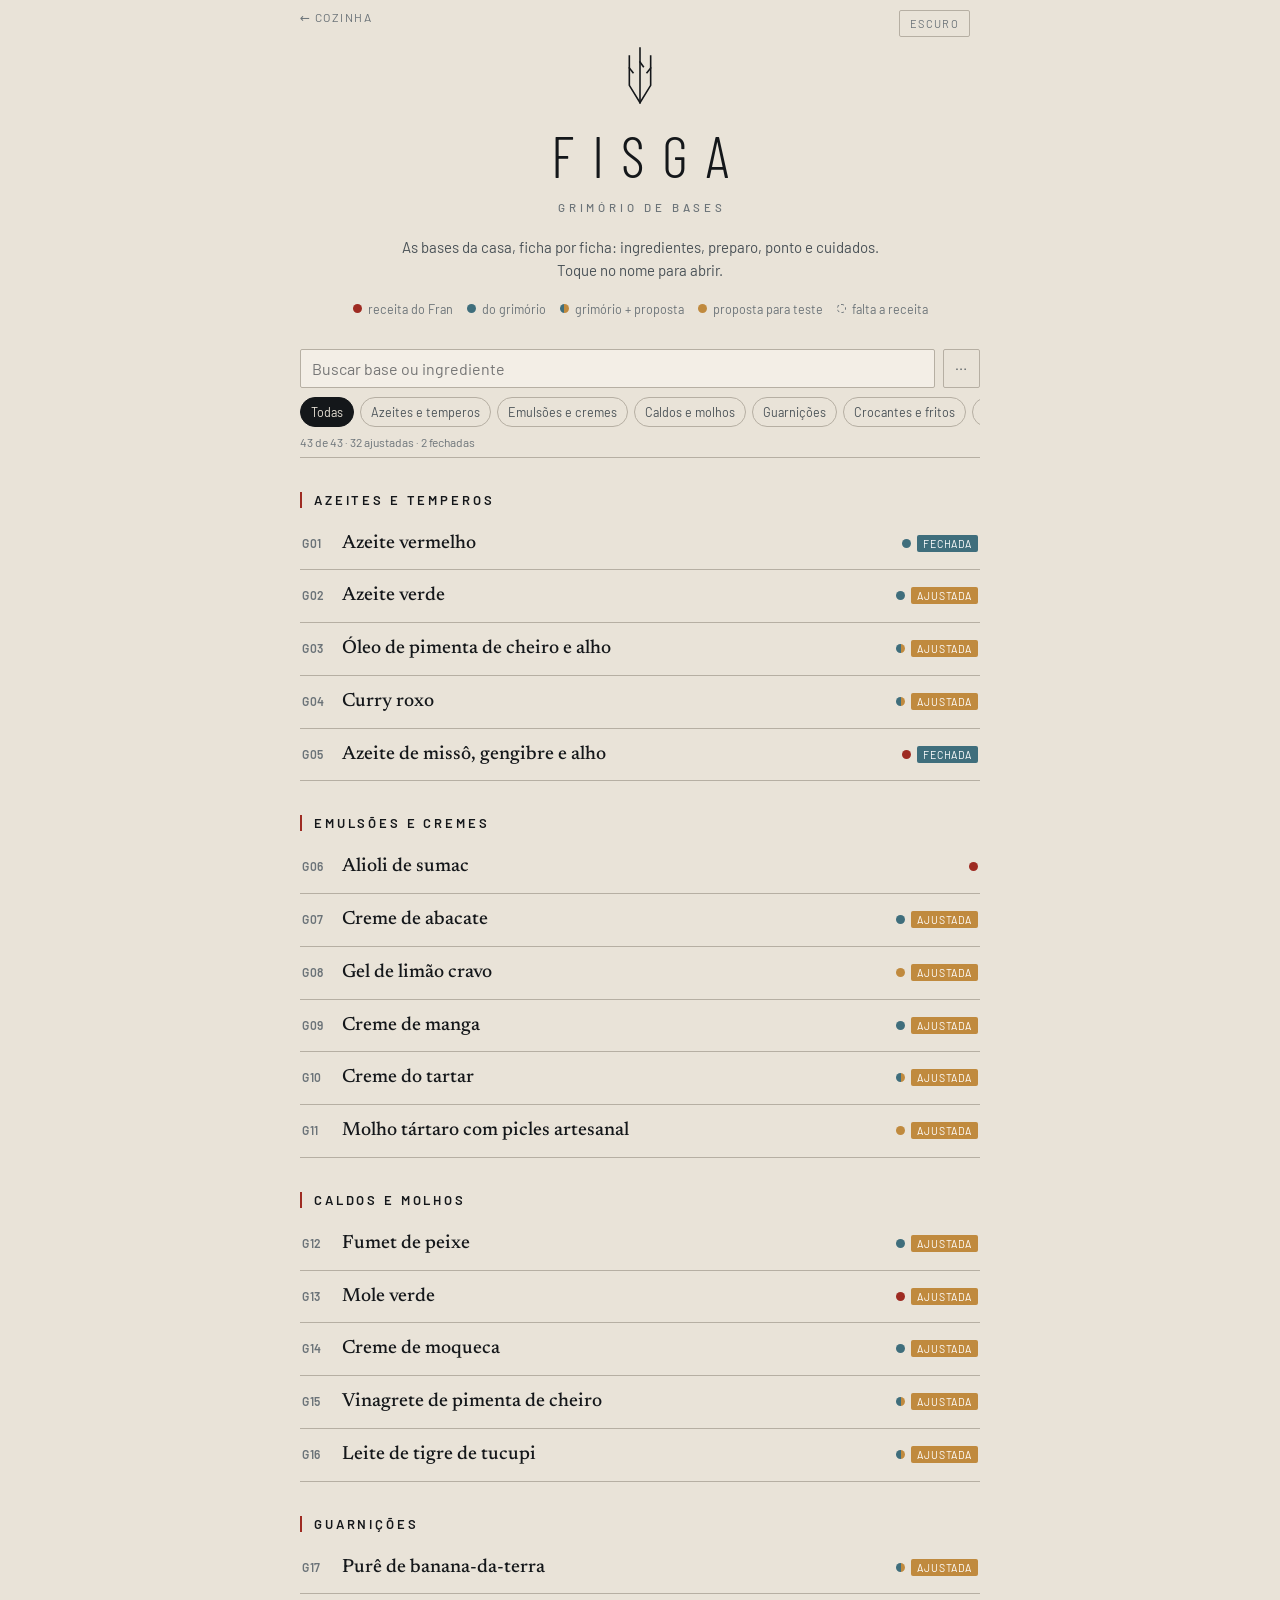
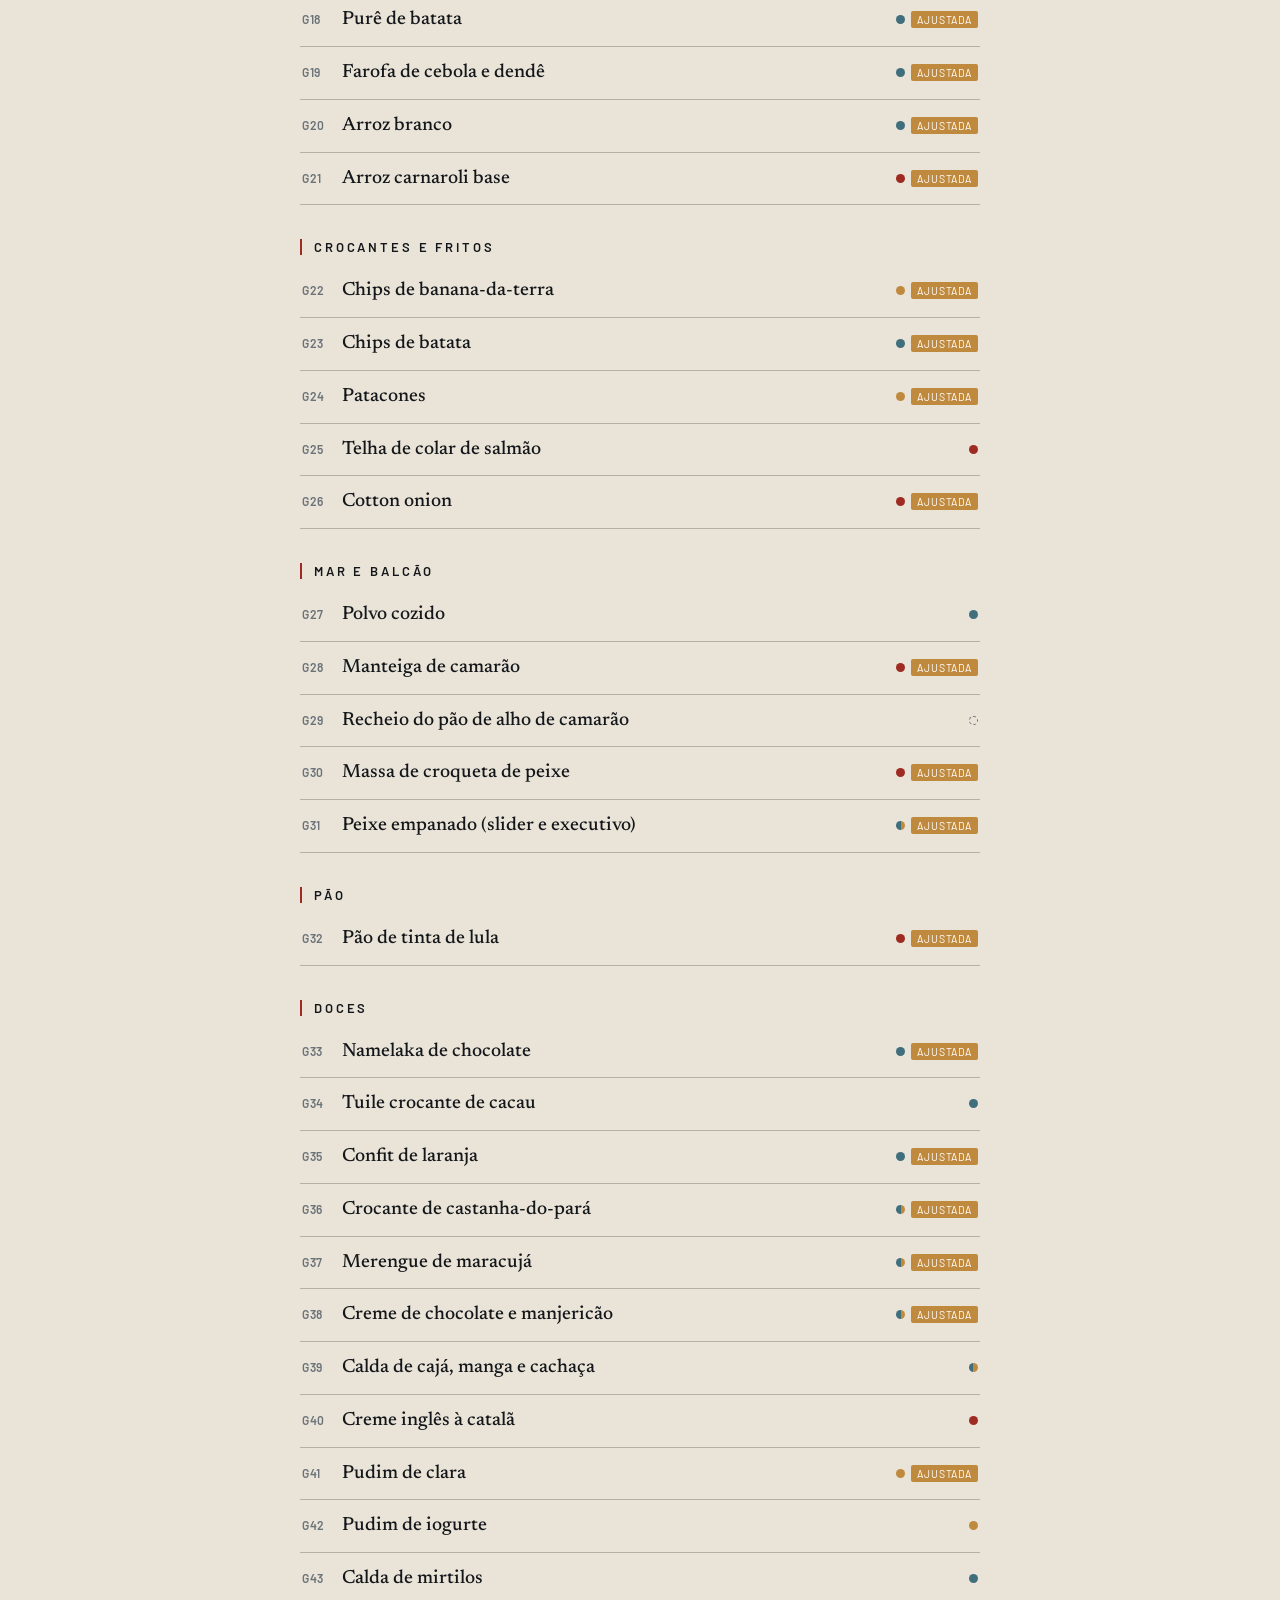
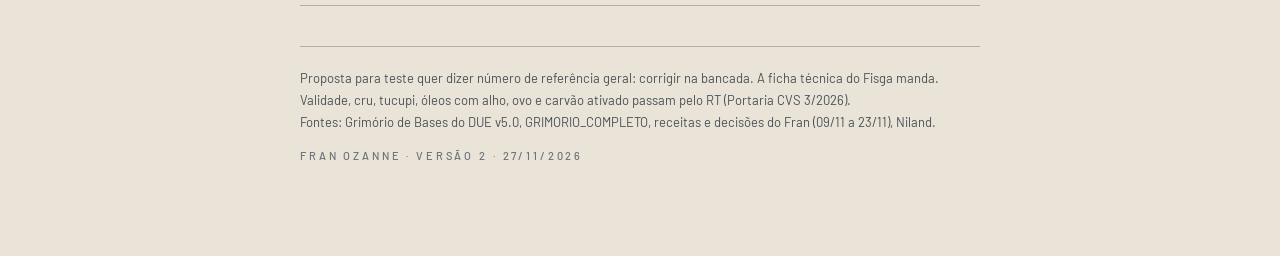
<file: grimorio.html>
<!DOCTYPE html>
<html lang="pt-BR"><head><meta charset="utf-8">
<meta name="viewport" content="width=device-width, initial-scale=1">
<meta name="theme-color" content="#E9E3D8">
<title>Fisga · Grimório de bases</title>
<style>
@font-face{font-family:'Newsreader';src:url(fonts/newsreader-latin-400-normal.woff2) format('woff2');font-weight:400;font-display:swap}@font-face{font-family:'Newsreader';src:url(fonts/newsreader-latin-500-normal.woff2) format('woff2');font-weight:500;font-display:swap}@font-face{font-family:'Barlow';src:url(fonts/barlow-latin-400-normal.woff2) format('woff2');font-weight:400;font-display:swap}@font-face{font-family:'Barlow';src:url(fonts/barlow-latin-500-normal.woff2) format('woff2');font-weight:500;font-display:swap}@font-face{font-family:'Barlow';src:url(fonts/barlow-latin-600-normal.woff2) format('woff2');font-weight:600;font-display:swap}@font-face{font-family:'Barlow Condensed';src:url(fonts/barlow-condensed-latin-300-normal.woff2) format('woff2');font-weight:300;font-display:swap}
:root{--fumo:#0E1013;--osso:#E9E3D8;--gelo:#B9C6CB;--guelra:#9E2B22;
--fundo:var(--osso);--tinta:#14171A;--tinta-2:#4A5257;--tinta-3:#6B7378;--regua:#B6AFA3;--frio:#3F6E7C;--fogo:#9E2B22;--campo:#F3EEE6;
--serif:'Newsreader',Georgia,serif;--sans:'Barlow',system-ui,sans-serif;--cond:'Barlow Condensed','Arial Narrow',sans-serif}
body.escuro{--fundo:var(--fumo);--tinta:#F2EDE4;--tinta-2:#CDD3D7;--tinta-3:#AEB6BB;--regua:#3A4045;--frio:var(--gelo);--fogo:#C4483C;--campo:#181B1F}
*{box-sizing:border-box;margin:0;padding:0}
body{background:var(--fundo);color:var(--tinta);font-family:var(--serif);-webkit-font-smoothing:antialiased;padding:0 16px 90px}
.folha{max-width:680px;margin:0 auto}
button{font-family:var(--sans);cursor:pointer}
header{padding:44px 0 22px;text-align:center}
.marca{display:block;margin:0 auto 18px;width:40px;height:64px}
.marca line,.marca path{stroke:var(--tinta);fill:none;stroke-linecap:square;stroke-width:2.4}
.logotipo{font-family:var(--cond);font-weight:300;letter-spacing:.30em;text-indent:.30em;line-height:1;font-size:clamp(42px,11vw,58px)}
.descritor{font-family:var(--sans);font-weight:500;font-size:11.5px;letter-spacing:.34em;text-indent:.34em;color:var(--tinta-3);margin-top:16px}
.intro{font-family:var(--sans);font-size:15px;line-height:1.55;color:var(--tinta-2);max-width:32em;margin:22px auto 0}
.legenda{display:flex;flex-wrap:wrap;justify-content:center;gap:8px 14px;font-family:var(--sans);font-size:12.5px;color:var(--tinta-3);margin:18px 0 0}
.legenda span{display:inline-flex;align-items:center;gap:6px}
.pt{display:inline-block;width:9px;height:9px;border-radius:50%}
.o-fran{background:var(--fogo)}.o-grim{background:var(--frio)}.o-mix{background:linear-gradient(90deg,var(--frio) 50%,#C08A3E 50%)}.o-prop{background:#C08A3E}.o-falta{background:none;border:1.5px dashed var(--tinta-3)}
.barra{position:sticky;top:0;z-index:5;background:var(--fundo);padding:10px 0 8px;border-bottom:1px solid var(--regua)}
.busca{display:flex;gap:8px}
.busca input{flex:1;font:16px var(--sans);padding:9px 11px;border:1px solid var(--regua);background:var(--campo);color:var(--tinta);border-radius:2px}
.bt{font-size:12px;font-weight:500;letter-spacing:.1em;text-transform:uppercase;background:none;border:1px solid var(--regua);color:var(--tinta-2);padding:8px 11px;border-radius:2px;white-space:nowrap}
.bt.forte{border-color:var(--fogo);color:var(--fogo)}
.chips{display:flex;gap:6px;overflow-x:auto;padding:9px 0 2px;scrollbar-width:none}
.chips::-webkit-scrollbar{display:none}
.chip{flex:0 0 auto;font-size:12.5px;padding:6px 10px;border:1px solid var(--regua);background:none;color:var(--tinta-2);border-radius:20px}
.chip.on{background:var(--tinta);color:var(--fundo);border-color:var(--tinta)}
.resumo{font-family:var(--sans);font-size:12px;color:var(--tinta-3);padding-top:6px;display:flex;justify-content:space-between}
.salvo{color:var(--frio)}
h2.cat{font-family:var(--sans);font-weight:600;font-size:13px;letter-spacing:.22em;text-transform:uppercase;margin:34px 0 10px;padding-left:12px;border-left:2px solid var(--fogo)}
.ficha{border-bottom:1px solid var(--regua)}
.cabf{display:flex;align-items:baseline;gap:10px;padding:14px 2px;width:100%;background:none;border:0;text-align:left;color:inherit}
.cod{font-family:var(--sans);font-size:12px;font-weight:600;color:var(--tinta-3);letter-spacing:.06em;min-width:30px}
.nm{flex:1;font-family:var(--serif);font-size:19px;font-weight:500;line-height:1.25}
.meta{font-family:var(--sans);font-size:11.5px;color:var(--tinta-3);text-align:right;white-space:nowrap}
.mk{font-family:var(--sans);font-size:10.5px;letter-spacing:.08em;text-transform:uppercase;padding:2px 6px;border-radius:2px;margin-left:6px}
.mk.aj{background:#C08A3E;color:#fff}.mk.fe{background:var(--frio);color:#fff}.mk.ed{color:var(--fogo);border:1px solid var(--fogo)}
.corpo{padding:4px 0 26px;display:none}
.ficha.aberta .corpo{display:block}
.fonte{font-family:var(--sans);font-size:13px;line-height:1.5;color:var(--tinta-2);background:var(--campo);border-left:2px solid var(--frio);padding:9px 11px;margin-bottom:14px}
.fonte b{font-weight:600}
.rot{font-family:var(--sans);font-weight:600;font-size:11px;letter-spacing:.18em;text-transform:uppercase;color:var(--tinta-3);margin:18px 0 6px}
.campos{display:grid;grid-template-columns:1fr 1fr;gap:8px 10px}
.campos label{font-family:var(--sans);font-size:11px;color:var(--tinta-3);display:block}
.campos .lg{grid-column:1/-1}
input.t,textarea.t,select.t{width:100%;font:16px/1.4 var(--sans);color:var(--tinta);background:var(--campo);border:1px solid transparent;border-bottom:1px solid var(--regua);padding:6px 7px;border-radius:2px}
input.t:focus,textarea.t:focus{outline:none;border-color:var(--frio)}
textarea.t{resize:none;min-height:38px;overflow:hidden}
.grp{margin:8px 0 12px}
.grp .gt{font-weight:600;font-size:14px;letter-spacing:.04em;background:none;border:0;border-bottom:1px dashed var(--regua)}
.ln{display:grid;grid-template-columns:62px 52px 1fr 30px;gap:5px;margin-top:6px;align-items:start}
.ln .ob{grid-column:3/4;font-size:14px;color:var(--tinta-2);padding:2px 7px;margin-top:-4px;background:none;border:0;border-bottom:1px dotted var(--regua);min-height:0}
.ln textarea.t{min-height:0}
.ln input.q{text-align:right}
.x{background:none;border:0;color:var(--tinta-3);font-size:20px;line-height:30px}
.add{font-size:12.5px;background:none;border:1px dashed var(--regua);color:var(--tinta-2);padding:6px 10px;margin:8px 6px 0 0;border-radius:2px}
.passo{display:grid;grid-template-columns:24px 1fr 30px;gap:6px;margin-top:6px}
.passo .n{font-family:var(--sans);font-weight:600;font-size:13px;color:var(--fogo);padding-top:8px;text-align:right}
.escala{display:flex;gap:6px;align-items:center;font-family:var(--sans);font-size:13px;color:var(--tinta-2);margin-top:10px;flex-wrap:wrap}
.escala input{width:70px}
.acoes{display:flex;gap:8px;flex-wrap:wrap;margin-top:18px}
.vazio{font-family:var(--sans);color:var(--tinta-3);padding:30px 0;text-align:center}
.painel{position:fixed;inset:0;background:rgba(14,16,19,.55);z-index:20;display:none;align-items:flex-end;justify-content:center}
.painel.on{display:flex}
.caixa{background:var(--fundo);width:100%;max-width:680px;max-height:88vh;overflow:auto;padding:20px 18px 26px;border-radius:6px 6px 0 0}
.caixa h3{font-family:var(--sans);font-weight:600;font-size:13px;letter-spacing:.2em;text-transform:uppercase;margin-bottom:10px}
.caixa p{font-family:var(--sans);font-size:14px;line-height:1.5;color:var(--tinta-2);margin-bottom:10px}
.caixa textarea{width:100%;min-height:150px;font:12.5px/1.4 ui-monospace,monospace;background:var(--campo);color:var(--tinta);border:1px solid var(--regua);padding:8px}
.caixa .acoes{margin-top:10px}
footer{border-top:1px solid var(--regua);margin-top:40px;padding-top:20px;font-family:var(--sans);font-size:13px;line-height:1.7;color:var(--tinta-2)}
.assin{font-weight:500;font-size:11px;letter-spacing:.26em;color:var(--tinta-3);margin-top:14px}
.alternar{position:absolute;top:10px;right:10px;font-size:11px;letter-spacing:.12em;background:var(--fundo);color:var(--tinta-3);border:1px solid var(--regua);padding:6px 10px;border-radius:2px;z-index:6}
body:not(.edita) .add,body:not(.edita) .ficha .x,body:not(.edita) .escala,body:not(.edita) .ficha .acoes{display:none}
body:not(.edita) #bExp{display:none}
body:not(.edita) input.t,body:not(.edita) textarea.t,body:not(.edita) select.t{background:none;border-bottom-color:transparent}
@media print{.barra,.alternar,.add,.x,.acoes,.escala{display:none!important}.corpo{display:block!important}body{padding:0}}
</style>
</head>
<body>
<div class="folha" style="position:relative">
<button class="alternar" type="button" id="bEsc">ESCURO</button>
<header><a href="index.html" style="position:absolute;top:10px;left:0;font-family:var(--sans);font-size:12px;letter-spacing:.12em;color:var(--tinta-3);text-decoration:none">← COZINHA</a>
<svg class="marca" viewBox="0 0 60 96" aria-hidden="true"><line x1="30" y1="6" x2="30" y2="88"/><path d="M14 18 L14 62 L30 88 L46 62 L46 18"/><line x1="14" y1="36" x2="19.5" y2="43"/><line x1="46" y1="36" x2="40.5" y2="43"/><line x1="30" y1="27" x2="35" y2="34"/></svg>
<div class="logotipo">FISGA</div>
<div class="descritor">GRIMÓRIO DE BASES</div>
<p class="intro">As bases da casa, ficha por ficha: ingredientes, preparo, ponto e cuidados. Toque no nome para abrir.</p>
<div class="legenda">
<span><i class="pt o-fran"></i>receita do Fran</span>
<span><i class="pt o-grim"></i>do grimório</span>
<span><i class="pt o-mix"></i>grimório + proposta</span>
<span><i class="pt o-prop"></i>proposta para teste</span>
<span><i class="pt o-falta"></i>falta a receita</span>
</div>
</header>

<div class="barra">
<div class="busca"><input id="q" type="search" placeholder="Buscar base ou ingrediente" autocomplete="off"><button class="bt forte" id="bExp" type="button">Exportar</button><button class="bt" id="bMais" type="button">⋯</button></div>
<div class="chips" id="chips"></div>
<div class="resumo"><span id="cont"></span><span id="salvo" class="salvo"></span></div>
</div>

<main id="lista"></main>

<footer>
<p>Proposta para teste quer dizer número de referência geral: corrigir na bancada. A ficha técnica do Fisga manda.</p>
<p>Validade, cru, tucupi, óleos com alho, ovo e carvão ativado passam pelo RT (Portaria CVS 3/2026).</p>
<p>Fontes: Grimório de Bases do DUE v5.0, GRIMORIO_COMPLETO, receitas e decisões do Fran (09/11 a 23/11), Niland.</p>
<div class="assin">FRAN OZANNE · VERSÃO 2 · 27/11/2026</div>
</footer>
</div>

<div class="painel" id="pExp"><div class="caixa">
<h3>Exportar</h3>
<p>O arquivo leva as 43 fichas com tudo que você mudou. Mande para mim do jeito que for mais fácil.</p>
<div class="acoes">
<button class="bt forte" id="bBaixar" type="button">Baixar arquivo</button>
<button class="bt" id="bShare" type="button">Compartilhar</button>
<button class="bt" id="bCopJ" type="button">Copiar dados</button>
<button class="bt" id="bCopT" type="button">Copiar como texto</button>
</div>
<p style="margin-top:12px">Se nada funcionar no seu navegador, segure dentro da caixa, selecione tudo e copie.</p>
<textarea id="tExp" readonly></textarea>
<div class="acoes"><button class="bt" data-fecha type="button">Fechar</button></div>
</div></div>

<div class="painel" id="pMais"><div class="caixa">
<h3>Mais</h3>
<div class="acoes">
<button class="bt forte" id="bEdita" type="button">Editar neste aparelho</button>
<button class="bt" id="bAbrir" type="button">Abrir todas</button>
<button class="bt" id="bFechar" type="button">Fechar todas</button>
<button class="bt" id="bImp" type="button">Importar arquivo</button>
<button class="bt" id="bZerar" type="button">Voltar tudo à base</button>
</div>
<p style="margin-top:14px">Importar: escolha o arquivo exportado ou cole os dados abaixo e toque em Carregar. Substitui o que está neste aparelho.</p>
<input type="file" id="fImp" accept=".json,.txt,application/json,text/plain" style="display:none">
<textarea id="tImp" placeholder="Cole aqui os dados exportados"></textarea>
<div class="acoes"><button class="bt forte" id="bCarregar" type="button">Carregar</button><button class="bt" data-fecha type="button">Fechar</button></div>
</div></div>

<script>
var ORIG=[{"id": "G01", "nome": "Azeite vermelho", "cat": "Azeites e temperos", "praca": "Guarnições", "origem": "grim", "rend": "≈ 450 ml", "val": "30 dias refrigerado (DUE) · confirmar com o RT", "uso": "Polvo grelhado · purê de banana-da-terra · finalizações", "alerg": "Nenhum pela receita", "fonte": "Grimório do DUE, B26. Sem alteração.", "grupos": [{"t": "Infusão", "itens": [{"q": "500", "u": "ml", "i": "Óleo de girassol", "o": ""}, {"q": "150", "u": "g", "i": "Colorau / urucum", "o": ""}, {"q": "50", "u": "g", "i": "Páprica doce", "o": ""}, {"q": "25", "u": "g", "i": "Páprica defumada", "o": ""}]}], "passos": ["Óleo, colorau e pápricas na panela, fogo baixo, até 90 °C. Desligar.", "Repouso mínimo de 15 min para assentar e soltar a cor.", "Coar no étamine, sem espremer o fundo. Squeeze. Refrigerar com etiqueta."], "ponto": "Vermelho vivo, limpo, sem gosto de páprica queimada.", "atencao": "Passou de 90 °C a páprica amarga.", "notas": "", "rev": "fechada"}, {"id": "G02", "nome": "Azeite verde", "cat": "Azeites e temperos", "praca": "Garde-manger", "origem": "grim", "rend": "≈ 600 ml de óleo + bagaço", "val": "7 dias refrigerado (DUE) · confirmar com o RT", "uso": "Leite de tigre · vinagrete de pimenta de cheiro · mole verde · crudo", "alerg": "Nenhum pela receita", "fonte": "Grimório do DUE, B25 (método 62 °C). Gramas: proposta para teste; o DUE trabalha em q.b. A 002 do GRIMORIO_COMPLETO é a versão em azeite de oliva, branqueada.", "grupos": [{"t": "Infusão de clorofila", "itens": [{"q": "1000", "u": "ml", "i": "Óleo de canola", "o": ""}, {"q": "200", "u": "g", "i": "Salsinha (partes verdes)", "o": "proposta"}, {"q": "200", "u": "g", "i": "Coentro (partes verdes)", "o": "proposta"}, {"q": "200", "u": "g", "i": "Cebolinha (partes verdes)", "o": "proposta"}, {"q": "100", "u": "g", "i": "Couve (folha, sem talo)", "o": "proposta"}, {"q": "20", "u": "g", "i": "Pimenta de cheiro", "o": "proposta"}, {"q": "10", "u": "g", "i": "Alho", "o": "proposta"}]}], "passos": ["Folhas bem secas. Para verde claro e mais durável: branquear 10 s, gelo, espremer bem.", "Liquidificador com óleo, folhas, pimenta e alho, 6 a 7 min, até 62 °C internos.", "Coar no étamine sem pressionar. Decantar na geladeira e separar a água do fundo.", "Bagaço do étamine: vai para o creme do tartar ou o mole verde. Zero desperdício."], "ponto": "Verde escuro e brilhante, cheiro de folha fresca, sem água no fundo.", "atencao": "Acima de 65 °C escurece e fica com gosto de cozido. Óleo com alho: sempre refrigerado, validade escrita.", "notas": "", "rev": "ajustada"}, {"id": "G03", "nome": "Óleo de pimenta de cheiro e alho", "cat": "Azeites e temperos", "praca": "Garde-manger", "origem": "mix", "rend": "≈ 900 ml", "val": "Ver atenção · definir com o RT (o DUE usava 60 dias, sem alho)", "uso": "Creme de abacate · aioli de vinho branco e pimenta de cheiro (vieira) · espetos · lula grelhada", "alerg": "Nenhum pela receita", "fonte": "Grimório do DUE, B31. Alho e maceração no vácuo (3 ciclos sem selar): seus, 27/11.", "grupos": [{"t": "Infusão", "itens": [{"q": "1000", "u": "ml", "i": "Óleo de girassol", "o": ""}, {"q": "500", "u": "g", "i": "Pimenta de cheiro cortada, sem semente", "o": ""}, {"q": "60", "u": "g", "i": "Alho em lâminas", "o": "proposta"}]}], "passos": ["Alho: fritar em parte do óleo, fogo baixo, até dourar bem claro (alho cozido, não cru). Reservar óleo e alho.", "Juntar a pimenta cortada e o restante do óleo.", "Maceração na máquina de vácuo, sem selar: 3 ciclos, até a pimenta e o alho ficarem translúcidos.", "Filtrar. Squeeze. Etiqueta com data de produção e validade."], "ponto": "Perfume forte de pimenta de cheiro, alho de fundo, sem ardor de alho cru.", "atencao": "Óleo com alho é risco de botulismo fora do frio. O vácuo é só para macerar: não selar nem guardar no vácuo. Sempre refrigerado, lote pequeno, validade aprovada pelo RT (CVS 3/2026).", "notas": "", "rev": "ajustada"}, {"id": "G04", "nome": "Curry roxo", "cat": "Azeites e temperos", "praca": "Garde-manger", "origem": "mix", "rend": "A medir depois de desidratar (270 g na partida)", "val": "30 dias em pote fechado e seco (DUE)", "uso": "Finalização de patacone, chips e crocantes", "alerg": "Nenhum pela receita", "fonte": "Grimório do DUE, B07. Proporção e azeitona roxa no lugar da beterraba: sua, 27/11.", "grupos": [{"t": "Blend", "itens": [{"q": "100", "u": "g", "i": "Hibisco em pó", "o": ""}, {"q": "30", "u": "g", "i": "Azeitona roxa em pó", "o": ""}, {"q": "100", "u": "g", "i": "Cebola roxa em pó", "o": ""}, {"q": "35", "u": "g", "i": "Sumac", "o": ""}, {"q": "5", "u": "g", "i": "Glutamato monossódico", "o": ""}]}], "passos": ["Desidratar tudo, processar e peneirar.", "Misturar até cor roxa uniforme.", "Pote hermético, seco, longe da luz."], "ponto": "Roxo intenso, ácido do hibisco e do sumac, salgado leve.", "atencao": "Umidade empedra. Pote com sílica de alimento, fechado.", "notas": "", "rev": "ajustada"}, {"id": "G05", "nome": "Azeite de missô, gengibre e alho", "cat": "Azeites e temperos", "praca": "Grelha", "origem": "fran", "rend": "≈ 300 g", "val": "3 dias refrigerado (proposta) · RT", "uso": "Espeto de cogumelo eryngii", "alerg": "Soja (missô) · confirmar glúten no rótulo do missô", "fonte": "Sem ficha no grimório. Proposta de 26/11, fechada por você em 27/11 com melaço no lugar do mel.", "grupos": [{"t": "Pasta", "itens": [{"q": "200", "u": "ml", "i": "Azeite de oliva", "o": ""}, {"q": "60", "u": "g", "i": "Missô", "o": ""}, {"q": "15", "u": "g", "i": "Gengibre ralado", "o": ""}, {"q": "8", "u": "g", "i": "Alho ralado", "o": ""}, {"q": "10", "u": "g", "i": "Melaço", "o": "ajuda a caramelizar"}, {"q": "1", "u": "un", "i": "Limão (raspas)", "o": "na finalização"}]}], "passos": ["Dissolver o missô com o melaço e um pouco do azeite até pasta lisa.", "Juntar gengibre e alho. Incorporar o restante do azeite batendo com fouet.", "Pincelar o eryngii antes e durante a brasa. Raspas de limão só na saída."], "ponto": "Emulsão grossa que gruda no cogumelo e caramela na brasa sem queimar.", "atencao": "Missô e melaço queimam rápido: brasa média, pincelar no fim. Alho cru em óleo: refrigerado e lote do dia.", "notas": "", "rev": "fechada"}, {"id": "G06", "nome": "Alioli de sumac", "cat": "Emulsões e cremes", "praca": "Garde-manger", "origem": "fran", "rend": "≈ 750 g", "val": "A definir com o RT (gema pasteurizada)", "uso": "Sanduíche de polvo · espetos (decidido em 21/11)", "alerg": "Ovo (gema pasteurizada) · mostarda", "fonte": "Sua versão de 27/11: gema pasteurizada, curry roxo e glutamato na emulsão; sumac na finalização. Antes: base lactonese do DUE (B18).", "grupos": [{"t": "Emulsão a frio", "itens": [{"q": "100", "u": "ml", "i": "Gema pasteurizada gelada", "o": ""}, {"q": "8", "u": "g", "i": "Alho (2 dentes)", "o": ""}, {"q": "20", "u": "g", "i": "Mostarda de Dijon", "o": ""}, {"q": "15", "u": "g", "i": "Curry roxo", "o": ""}, {"q": "20", "u": "ml", "i": "Suco de limão", "o": ""}, {"q": "600", "u": "ml", "i": "Óleo gelado", "o": ""}, {"q": "3", "u": "g", "i": "Sal", "o": ""}, {"q": "3", "u": "g", "i": "Glutamato monossódico", "o": ""}]}, {"t": "Finalização", "itens": [{"q": "", "u": "q.b.", "i": "Sumac em pó por cima", "o": ""}]}], "passos": ["Liquidificador: gema, alho, mostarda e curry roxo.", "Com o motor ligado, óleo gelado em fio até emulsionar.", "Limão, sal e glutamato. Bater só para misturar.", "Bisnaga. Na montagem, sumac por cima."], "ponto": "Firme, brilhante, ácido do sumac aparecendo sem amargar.", "atencao": "Tudo gelado ou talha. Só gema pasteurizada.", "notas": "", "rev": "base"}, {"id": "G07", "nome": "Creme de abacate", "cat": "Emulsões e cremes", "praca": "Garde-manger", "origem": "grim", "rend": "≈ 550 g", "val": "1 dia · filme em contato (DUE)", "uso": "Trio de fish sliders", "alerg": "Nenhum pela receita", "fonte": "Grimório do DUE, B43. Coentro e sal em gramas: proposta (o DUE usa q.b.).", "grupos": [{"t": "Emulsão · tudo gelado", "itens": [{"q": "400", "u": "g", "i": "Abacate maduro (polpa)", "o": ""}, {"q": "100", "u": "ml", "i": "Óleo de pimenta de cheiro e alho", "o": ""}, {"q": "50", "u": "ml", "i": "Suco de limão", "o": ""}, {"q": "10", "u": "g", "i": "Coentro (folhas)", "o": "proposta"}, {"q": "5", "u": "g", "i": "Sal", "o": "proposta"}]}], "passos": ["Abacate gelado no liquidificador.", "Limão e coentro. Bater.", "Óleo de pimenta em fio até emulsionar. Acertar sal.", "Pote com filme encostado no creme."], "ponto": "Liso, verde vivo, firme no bico.", "atencao": "Não pode esquentar: separa. Oxida rápido: produzir no dia.", "notas": "", "rev": "ajustada"}, {"id": "G08", "nome": "Gel de limão cravo", "cat": "Emulsões e cremes", "praca": "Garde-manger", "origem": "prop", "rend": "≈ 470 g", "val": "5 dias refrigerado (proposta) · RT", "uso": "A definir (crudo, tiradito ou doces)", "alerg": "Nenhum pela receita", "fonte": "Técnica de gel fluido com ágar (1% do líquido): referência geral. Cascas branqueadas: suas, 27/11.", "grupos": [{"t": "Gel", "itens": [{"q": "200", "u": "ml", "i": "Suco de limão cravo coado", "o": ""}, {"q": "100", "u": "ml", "i": "Água", "o": "proposta"}, {"q": "60", "u": "g", "i": "Açúcar", "o": "proposta, ajustar pelo uso"}, {"q": "3", "u": "g", "i": "Ágar-ágar", "o": "1% do líquido"}, {"q": "1", "u": "g", "i": "Sal", "o": ""}, {"q": "150", "u": "g", "i": "Cascas de limão cravo branqueadas", "o": "sem a parte branca, 3 branqueamentos"}]}], "passos": ["Cascas: tirar a parte branca e branquear 3 vezes (água fria, fervura, escorrer).", "Água, açúcar, sal e ágar: ferver 2 min mexendo.", "Fora do fogo, juntar o suco de limão (o calor longo mata o perfume).", "Gelar até firmar (≈ 30 min).", "Bater com as cascas no liquidificador até gel liso. Peneira. Bisnaga."], "ponto": "Gel liso que fica de pé em gota, ácido limpo.", "atencao": "Se ficar firme demais, bater com mais suco.", "notas": "", "rev": "ajustada"}, {"id": "G09", "nome": "Creme de manga", "cat": "Emulsões e cremes", "praca": "Garde-manger", "origem": "grim", "rend": "≈ 600 g", "val": "2 dias · filme em contato (DUE)", "uso": "A definir", "alerg": "Mostarda", "fonte": "Grimório do DUE, B44. Sem alteração.", "grupos": [{"t": "Emulsão · tudo gelado", "itens": [{"q": "1", "u": "un", "i": "Manga madura gelada", "o": "doçura e corpo"}, {"q": "1", "u": "un", "i": "Manga gelada", "o": "acidez e firmeza (antes: manga verde)"}, {"q": "20", "u": "g", "i": "Mostarda de Dijon", "o": ""}, {"q": "50", "u": "ml", "i": "Suco de limão", "o": ""}, {"q": "2", "u": "g", "i": "Manjericão fresco", "o": ""}, {"q": "100–200", "u": "ml", "i": "Óleo de girassol gelado", "o": "pelo ponto"}]}], "passos": ["Bater as duas mangas até purê sem fiapo.", "Mostarda, limão e manjericão. Bater.", "Óleo gelado em fio lento, de 100 a 200 ml, até emulsionar."], "ponto": "Creme liso, doce e ácido em equilíbrio.", "atencao": "Não pode esquentar: separa.", "notas": "Possibilidade de adicionar xantana.", "rev": "ajustada"}, {"id": "G10", "nome": "Creme do tartar", "cat": "Emulsões e cremes", "praca": "Garde-manger", "origem": "mix", "rend": "≈ 600 g", "val": "3 dias refrigerado (proposta) · RT", "uso": "Tartar de atum no patacone", "alerg": "Mostarda · peixe e glúten (molho inglês, ver rótulo) · leite (alioli)", "fonte": "Composição da sua versão de 10/11 (salsa, cebolinha, Dijon, molho inglês, pimenta, azeite). Proporções da ficha 064 / 029 do GRIMORIO_COMPLETO (molho verde tartar), reduzidas à metade.", "grupos": [{"t": "Molho batido", "itens": [{"q": "60", "u": "g", "i": "Salsinha (folhas)", "o": "1 maço na 064 = lote dobrado"}, {"q": "30", "u": "g", "i": "Cebolinha", "o": "proposta"}, {"q": "100", "u": "g", "i": "Mostarda de Dijon", "o": ""}, {"q": "50", "u": "g", "i": "Alioli da casa", "o": "a 064 usa maionese"}, {"q": "100", "u": "ml", "i": "Azeite de oliva", "o": ""}, {"q": "15", "u": "ml", "i": "Molho inglês", "o": ""}, {"q": "5", "u": "ml", "i": "Tabasco", "o": ""}, {"q": "", "u": "q.b.", "i": "Pimenta-do-reino", "o": ""}]}], "passos": ["Branquear salsa e cebolinha 10 s, gelo, secar bem (cor dura mais).", "Liquidificador: ervas, Dijon, alioli, molho inglês e tabasco.", "Azeite em fio até emulsionar. Pimenta. Provar o sal só no fim.", "No serviço: o tartar recebe o creme no último minuto."], "ponto": "Verde, ácido da mostarda, liso.", "atencao": "Molho inglês e Dijon já salgam: menos sal no peixe.", "notas": "", "rev": "ajustada"}, {"id": "G11", "nome": "Molho tártaro com picles artesanal", "cat": "Emulsões e cremes", "praca": "Garde-manger", "origem": "prop", "rend": "≈ 800 g de molho + picles", "val": "Molho 3 dias · picles 15 dias refrigerado (proposta) · RT", "uso": "Lula à dorê", "alerg": "Leite (base lactonese) ou ovo (se maionese) · mostarda", "fonte": "Composição clássica do tártaro: referência geral. Picles no método do B17 do DUE (pré-cura 3% e calda quente). Picles de cenoura e sem alcaparra: seus, 27/11.", "grupos": [{"t": "Picles de pepino e cenoura", "itens": [{"q": "1000", "u": "g", "i": "Pepino japonês em cubos de 4 mm", "o": ""}, {"q": "300", "u": "g", "i": "Cenoura em cubos de 4 mm", "o": "proposta"}, {"q": "30", "u": "g", "i": "Sal (pré-cura)", "o": "3% do peso de pepino e cenoura"}, {"q": "250", "u": "ml", "i": "Vinagre de maçã", "o": "proposta"}, {"q": "250", "u": "ml", "i": "Água", "o": "proposta"}, {"q": "80", "u": "g", "i": "Açúcar", "o": "proposta"}, {"q": "5", "u": "g", "i": "Semente de mostarda", "o": "proposta"}, {"q": "2", "u": "un", "i": "Louro", "o": ""}]}, {"t": "Molho", "itens": [{"q": "500", "u": "g", "i": "Alioli da casa (base lactonese) ou maionese de gema pasteurizada", "o": ""}, {"q": "100", "u": "g", "i": "Picles de pepino escorrido", "o": ""}, {"q": "100", "u": "g", "i": "Picles de cenoura picada", "o": ""}, {"q": "50", "u": "g", "i": "Cebola roxa brunoise", "o": ""}, {"q": "10", "u": "g", "i": "Salsinha picada", "o": ""}, {"q": "5", "u": "g", "i": "Endro", "o": "opcional"}, {"q": "15", "u": "g", "i": "Mostarda de Dijon", "o": ""}, {"q": "15", "u": "ml", "i": "Suco de limão", "o": ""}]}], "passos": ["Picles: pepino e cenoura com 3% de sal por 30 min. Lavar e escorrer bem.", "Ferver vinagre, água, açúcar, mostarda e louro. Verter quente sobre pepino e cenoura. Esfriar e refrigerar (pronto no dia seguinte).", "Cebola picada: lavar em água gelada e secar (tira o ardor).", "Misturar tudo no alioli. Acertar com limão e sal. Descansar 1 h antes do serviço."], "ponto": "Crocante dos picles em todo garfo, ácido aparente, não aguado.", "atencao": "Escorrer bem os picles, senão o molho solta água. Ovo cru só com a regra do RT.", "notas": "", "rev": "ajustada"}, {"id": "G12", "nome": "Fumet de peixe", "cat": "Caldos e molhos", "praca": "Guarnições", "origem": "grim", "rend": "≈ 2 l", "val": "2 a 3 dias refrigerado · congela bem", "uso": "Caldo de peixe (executivo) · purê de banana · arroz verde e laranja · caldeirada · croqueta · leite de tigre", "alerg": "Peixe · sulfito (vinho)", "fonte": "Grimório do DUE, B13 (método e 25 min) e ficha 007 do GRIMORIO_COMPLETO (gramas). Espinha de peixe branco do dia no lugar do robalo.", "grupos": [{"t": "Base", "itens": [{"q": "1000", "u": "g", "i": "Espinhas e cabeças de peixe branco, sem guelra", "o": ""}, {"q": "200", "u": "g", "i": "Cebola", "o": ""}, {"q": "150", "u": "g", "i": "Alho-poró", "o": ""}, {"q": "100", "u": "g", "i": "Salsão", "o": ""}, {"q": "20", "u": "g", "i": "Talo de cebolinha", "o": ""}, {"q": "300", "u": "ml", "i": "Vinho branco seco", "o": ""}, {"q": "3000", "u": "ml", "i": "Água fria", "o": ""}, {"q": "2", "u": "un", "i": "Louro", "o": ""}, {"q": "20", "u": "g", "i": "Talos de salsinha", "o": ""}]}], "passos": ["Tirar guelras e sangue. Lavar as espinhas em água fria.", "Suar cebola, alho-poró e salsão sem dourar.", "Espinhas e vinho; reduzir pela metade. Água fria, louro e talos.", "Quase fervura, tirar a espuma. 20 a 25 min, nunca mais (amarga).", "Coar sem pressionar. Resfriar de 60 °C a 10 °C em até 2 h (Art. 67).", "Versão gelatinosa (purê e leite de tigre): reduzir à metade."], "ponto": "Claro, limpo, cheiro de mar, sem amargor.", "atencao": "Fervura forte ou mais de 30 min: turvo e amargo. Sal só no prato final.", "notas": "", "rev": "ajustada"}, {"id": "G13", "nome": "Mole verde", "cat": "Caldos e molhos", "praca": "Guarnições", "origem": "fran", "rend": "A medir no primeiro lote", "val": "A definir com o RT", "uso": "Arroz verde", "alerg": "Semente de abóbora", "fonte": "Sua receita de 16/11. Ervas, óleo e pimenta crus no fim: sugestão aceita por você em 16/11.", "grupos": [{"t": "Cozido · 1 h", "itens": [{"q": "500", "u": "g", "i": "Talos e folhas de brócolis", "o": ""}, {"q": "100", "u": "g", "i": "Cebola", "o": ""}, {"q": "40", "u": "g", "i": "Alho", "o": ""}, {"q": "80", "u": "g", "i": "Semente de abóbora", "o": ""}, {"q": "5", "u": "g", "i": "Gengibre", "o": ""}, {"q": "1000", "u": "ml", "i": "Água", "o": ""}]}, {"t": "Cru · só no final", "itens": [{"q": "100", "u": "g", "i": "Cebolinha", "o": ""}, {"q": "100", "u": "g", "i": "Coentro", "o": ""}, {"q": "100", "u": "g", "i": "Azeite verde", "o": ""}, {"q": "", "u": "g", "i": "Pimenta de cheiro", "o": "a definir"}, {"q": "", "u": "g", "i": "Sal", "o": "a definir"}]}], "passos": ["Cozinhar brócolis, cebola, alho, semente de abóbora e gengibre na água por 1 h.", "Esfriar um pouco. Bater com cebolinha, coentro, azeite verde e pimenta de cheiro crus.", "Coar. Acertar sal. Resfriar rápido em recipiente raso."], "ponto": "Verde vivo, cremoso, picante leve.", "atencao": "Ervas cozidas junto deixam o verde pardo. Resfriar rápido segura a cor.", "notas": "", "rev": "ajustada"}, {"id": "G14", "nome": "Creme de moqueca", "cat": "Caldos e molhos", "praca": "Guarnições", "origem": "grim", "rend": "≈ 3 kg", "val": "3 dias refrigerado (proposta) · RT", "uso": "Arroz laranja", "alerg": "Nenhum pela receita (peixe, se usar fumet)", "fonte": "Ficha 071 do GRIMORIO_COMPLETO (creme de moqueca 2 l, Alma), sem modo de preparo escrito. O tomate vem da 052 (Sensi). O processo é proposta minha.", "grupos": [{"t": "Refogado", "itens": [{"q": "400", "u": "g", "i": "Cebola", "o": ""}, {"q": "400", "u": "g", "i": "Pimentão amarelo", "o": ""}, {"q": "200", "u": "g", "i": "Pimentão vermelho", "o": ""}, {"q": "300", "u": "g", "i": "Tomate maduro", "o": "da 052"}, {"q": "50", "u": "g", "i": "Alho", "o": ""}, {"q": "30", "u": "g", "i": "Pimenta de cheiro", "o": ""}, {"q": "30", "u": "ml", "i": "Azeite", "o": ""}, {"q": "5", "u": "ml", "i": "Azeite de dendê", "o": "subir se quiser mais cor"}]}, {"t": "Corpo e ervas", "itens": [{"q": "1000", "u": "ml", "i": "Leite de coco", "o": ""}, {"q": "½", "u": "maço", "i": "Coentro (com talos)", "o": ""}, {"q": "½", "u": "maço", "i": "Cebolinha", "o": ""}, {"q": "", "u": "q.b.", "i": "Sal", "o": ""}]}], "passos": ["Suar cebola, pimentões, alho e pimenta de cheiro no azeite, sem dourar.", "Tomate e dendê; cozinhar até desmanchar.", "Leite de coco e talos de coentro. 15 min em fogo baixo, sem ferver forte.", "Bater, coar fino. Folhas de coentro e cebolinha batidas no fim. Acertar sal.", "Resfriar de 60 °C a 10 °C em até 2 h."], "ponto": "Creme laranja, liso, cheiro de moqueca sem gosto de coco cozido.", "atencao": "Leite de coco fervendo forte talha.", "notas": "", "rev": "ajustada"}, {"id": "G15", "nome": "Vinagrete de pimenta de cheiro", "cat": "Caldos e molhos", "praca": "Garde-manger", "origem": "mix", "rend": "≈ 1,7 kg", "val": "Do dia (proposta)", "uso": "Espetos · arroz laranja", "alerg": "Nenhum pela receita", "fonte": "Composição do arquivo 03 (16/11). Proporções da ficha 048 do GRIMORIO_COMPLETO (vinagrete Camaratuba), com óleo verde no lugar do azeite. Pimenta de cheiro em gramas: proposta.", "grupos": [{"t": "Vinagrete", "itens": [{"q": "500", "u": "g", "i": "Cebola roxa brunoise", "o": ""}, {"q": "1000", "u": "g", "i": "Tomate sem semente, brunoise", "o": ""}, {"q": "100", "u": "g", "i": "Pimenta de cheiro, sem semente, brunoise", "o": "proposta"}, {"q": "50", "u": "g", "i": "Coentro picado", "o": ""}, {"q": "100", "u": "ml", "i": "Suco de limão", "o": ""}, {"q": "50", "u": "ml", "i": "Azeite verde", "o": ""}, {"q": "12", "u": "g", "i": "Sal", "o": "proposta"}]}], "passos": ["Cebola picada: lavar em água gelada e escorrer.", "Tomate sem semente, bem escorrido.", "Misturar tudo. Sal e limão perto do serviço."], "ponto": "Cubos pequenos e iguais, fresco, sem água no fundo.", "atencao": "Feito cedo demais solta água. Produzir por turno.", "notas": "", "rev": "ajustada"}, {"id": "G16", "nome": "Leite de tigre de tucupi", "cat": "Caldos e molhos", "praca": "Garde-manger", "origem": "mix", "rend": "≈ 370 ml", "val": "2 dias refrigerado (proposta; DUE: 4 a 5 dias) · RT", "uso": "Tiradito de tucupi · arroz verde", "alerg": "Peixe (fumet)", "fonte": "Base: leite de tigre sergipano do DUE (B21). Laranja-bahia e caldo gelatinoso: sua versão de 09/11. Tucupi em 100 ml: seu, 27/11.", "grupos": [{"t": "Emulsão cítrica", "itens": [{"q": "100", "u": "ml", "i": "Suco de laranja-bahia", "o": ""}, {"q": "60", "u": "ml", "i": "Suco de limão", "o": ""}, {"q": "100", "u": "ml", "i": "Tucupi fervido e frio", "o": ""}, {"q": "50", "u": "ml", "i": "Fumet gelatinoso frio", "o": "proposta"}, {"q": "5", "u": "g", "i": "Coentro", "o": ""}, {"q": "2", "u": "g", "i": "Pimenta picante", "o": ""}, {"q": "40", "u": "ml", "i": "Azeite verde", "o": ""}, {"q": "", "u": "q.b.", "i": "Sal", "o": ""}]}], "passos": ["Tucupi: ferver bem (mínimo 20 min) e resfriar antes de usar.", "Bater laranja, limão, tucupi, fumet, coentro e pimenta.", "Mixer ligado, azeite verde em fio até emulsionar. Sal. Coar fino.", "Entra no tiradito só na hora de servir."], "ponto": "Ácido equilibrado, corpo do caldo, umami do tucupi.", "atencao": "Tucupi cru nunca. Usar só tucupi fervido, com registro.", "notas": "", "rev": "ajustada"}, {"id": "G17", "nome": "Purê de banana-da-terra", "cat": "Guarnições", "praca": "Guarnições", "origem": "mix", "rend": "≈ 1 kg", "val": "2 dias refrigerado (proposta) · RT", "uso": "Polvo grelhado · peixe na brasa · executivo (purê do dia)", "alerg": "Peixe (fumet)", "fonte": "Sua receita de 16/11 (banana assada, caldo de peixe, azeite vermelho) e método do DUE (B41). Gramas: proposta.", "grupos": [{"t": "Base", "itens": [{"q": "1000", "u": "g", "i": "Banana-da-terra com casca (mix madura e menos madura)", "o": "madura dá cor; menos madura dá corpo"}, {"q": "300", "u": "ml", "i": "Fumet gelatinoso quente", "o": "proposta"}, {"q": "60", "u": "ml", "i": "Azeite vermelho", "o": "proposta"}, {"q": "8", "u": "g", "i": "Sal", "o": "proposta"}, {"q": "", "u": "q.b.", "i": "Cúrcuma", "o": "opcional, só cor"}]}], "passos": ["Assar a banana com casca a 160 °C até macia (≈ 40 min).", "Tirar a polpa. Bater com fumet quente até liso e emulsionado.", "No serviço: azeite vermelho e mixer até leve e brilhante. Sal."], "ponto": "Liso, brilhante, laranja, sem fibra.", "atencao": "Banana verde dá goma. Sem creme e sem manteiga.", "notas": "", "rev": "ajustada"}, {"id": "G18", "nome": "Purê de batata", "cat": "Guarnições", "praca": "Guarnições", "origem": "grim", "rend": "≈ 1,25 kg", "val": "Do dia (proposta)", "uso": "Peixe na brasa · executivo (purê do dia, batata e salsa)", "alerg": "Leite", "fonte": "Ficha 047 do GRIMORIO_COMPLETO (Camaratuba). Processo do arquivo 03.", "grupos": [{"t": "Base", "itens": [{"q": "1300", "u": "g", "i": "Batata (bruta)", "o": "FC 1,3 · 1 kg limpa"}, {"q": "200", "u": "ml", "i": "Leite quente", "o": ""}, {"q": "50", "u": "g", "i": "Manteiga fria", "o": ""}, {"q": "10", "u": "g", "i": "Sal", "o": "proposta"}, {"q": "", "u": "q.b.", "i": "Noz-moscada", "o": "opcional"}]}], "passos": ["Cozinhar a batata inteira, com casca, no forno combinado a 180 °C (modo e tempo a escrever).", "Descascar quente e passar no espremedor.", "Manteiga fria primeiro, depois leite quente aos poucos. Sal."], "ponto": "Liso e cremoso, sem cola.", "atencao": "Processador estoura o amido: textura de cola.", "notas": "", "rev": "ajustada"}, {"id": "G19", "nome": "Farofa de cebola e dendê", "cat": "Guarnições", "praca": "Guarnições", "origem": "grim", "rend": "≈ 1,6 kg", "val": "5 dias em pote fechado (proposta)", "uso": "Peixe na brasa", "alerg": "Leite (manteiga)", "fonte": "Ficha 039 do GRIMORIO_COMPLETO (Camaratuba). Modo de preparo dela, em passos.", "grupos": [{"t": "Base", "itens": [{"q": "500", "u": "g", "i": "Cebola em cubos médios", "o": ""}, {"q": "70", "u": "ml", "i": "Óleo de soja", "o": ""}, {"q": "10", "u": "ml", "i": "Azeite de dendê", "o": ""}, {"q": "60", "u": "g", "i": "Manteiga", "o": ""}, {"q": "1000", "u": "g", "i": "Farinha de mandioca", "o": "fina ou flocada: a definir"}, {"q": "", "u": "q.b.", "i": "Sal", "o": ""}]}], "passos": ["Dourar a cebola no óleo e no dendê até caramelizar, fogo médio.", "Juntar a manteiga e a farinha.", "Torrar mexendo sempre até crocante. Sal.", "Esfriar espalhada antes de fechar o pote."], "ponto": "Solta, dourada, doçura da cebola.", "atencao": "Farinha queima no fundo: mexer sem parar.", "notas": "", "rev": "ajustada"}, {"id": "G20", "nome": "Arroz branco", "cat": "Guarnições", "praca": "Guarnições", "origem": "grim", "rend": "≈ 3 kg cozido", "val": "Do turno", "uso": "Peixe na brasa · executivo", "alerg": "Nenhum", "fonte": "Ficha 035 do GRIMORIO_COMPLETO (pilaf, Camaratuba). Cozimento no combinado, em GN: seu, 27/11.", "grupos": [{"t": "Pilaf", "itens": [{"q": "1000", "u": "g", "i": "Arroz agulhinha", "o": ""}, {"q": "80", "u": "g", "i": "Cebola", "o": ""}, {"q": "30", "u": "g", "i": "Alho", "o": ""}, {"q": "30", "u": "ml", "i": "Óleo", "o": ""}, {"q": "2000", "u": "ml", "i": "Água quente", "o": ""}, {"q": "2", "u": "un", "i": "Louro", "o": ""}, {"q": "15", "u": "g", "i": "Sal", "o": "proposta"}]}], "passos": ["Refogar cebola e alho no óleo, à parte.", "Na GN: arroz, o refogado, água quente, sal e louro.", "Combinado no vapor, 18 min.", "Descansar 10 min tampado. Soltar com garfo."], "ponto": "Soltinho, grão inteiro.", "atencao": "Medir sempre em peso e volume da ficha.", "notas": "", "rev": "ajustada"}, {"id": "G21", "nome": "Arroz carnaroli base", "cat": "Guarnições", "praca": "Guarnições", "origem": "fran", "rend": "A medir · porção de 180 g cozido", "val": "A definir com o RT", "uso": "Arroz verde · arroz laranja", "alerg": "Glúten (cerveja)", "fonte": "Seus ingredientes de 16/11. Tempo e ponto ainda não escritos: o processo é proposta minha, de pré-cozimento de risoto.", "grupos": [{"t": "Lote", "itens": [{"q": "1000", "u": "g", "i": "Arroz carnaroli cru", "o": ""}, {"q": "80", "u": "g", "i": "Óleo de cozinha", "o": ""}, {"q": "300", "u": "ml", "i": "Cerveja lager", "o": ""}, {"q": "700", "u": "ml", "i": "Caldo de legumes quente", "o": ""}, {"q": "", "u": "g", "i": "Sal", "o": "a definir"}]}], "passos": ["Tostar o arroz no óleo 2 min, sem dourar.", "Cerveja; deixar evaporar.", "Caldo quente aos poucos, mexendo, até cerca de 70% do cozimento (≈ 10 a 12 min, a medir).", "Espalhar em assadeira rasa e resfriar rápido (60 °C a 10 °C em até 2 h). Porcionar 180 g.", "No serviço: terminar com o mole verde ou o creme de moqueca e caldo de peixe."], "ponto": "Al dente com centro firme; termina na porção.", "atencao": "Passou do ponto no lote, vira papa na finalização.", "notas": "", "rev": "ajustada"}, {"id": "G22", "nome": "Chips de banana-da-terra", "cat": "Crocantes e fritos", "praca": "Guarnições", "origem": "prop", "rend": "≈ 400 g", "val": "2 dias em pote seco (proposta)", "uso": "A definir (petisco, finalização)", "alerg": "Nenhum pela receita", "fonte": "Sem ficha no grimório. Referência geral. Números: proposta.", "grupos": [{"t": "Base", "itens": [{"q": "1000", "u": "g", "i": "Banana-da-terra verde", "o": ""}, {"q": "", "u": "l", "i": "Óleo para fritura", "o": ""}, {"q": "", "u": "q.b.", "i": "Sal fino", "o": ""}, {"q": "", "u": "q.b.", "i": "Curry roxo", "o": "opcional"}]}], "passos": ["Descascar com faca (casca verde não sai à mão).", "Mandolina de 1 a 1,5 mm, no comprido.", "Fritar a 170 °C em pouca quantidade até parar de borbulhar e dourar claro.", "Escorrer em grade. Sal e curry roxo na hora."], "ponto": "Crocante, dourado claro, sem miolo mole.", "atencao": "Banana madura carameliza e amolece.", "notas": "", "rev": "ajustada"}, {"id": "G23", "nome": "Chips de batata", "cat": "Crocantes e fritos", "praca": "Guarnições", "origem": "grim", "rend": "≈ 300 g", "val": "1 dia · perde crocância com umidade (DUE)", "uso": "Executivo", "alerg": "Nenhum pela receita", "fonte": "Grimório do DUE (B02, método) e ficha 051 do GRIMORIO_COMPLETO (vinagre). Temperatura de 160–170 °C: proposta (o DUE usava 180 °C na batata-doce).", "grupos": [{"t": "Base", "itens": [{"q": "1300", "u": "g", "i": "Batata Asterix", "o": "FC 1,3"}, {"q": "100", "u": "ml", "i": "Vinagre de maçã", "o": "no banho"}, {"q": "2000", "u": "ml", "i": "Água gelada", "o": "banho"}, {"q": "", "u": "l", "i": "Óleo para fritura", "o": ""}, {"q": "", "u": "q.b.", "i": "Sal fino", "o": ""}]}], "passos": ["Mandolina fina (1 mm).", "Banho em água gelada com vinagre, 20 min. Trocar a água até sair limpa.", "Secar muito bem.", "Fritar a 160 °C até parar de borbulhar. Sal na hora."], "ponto": "Dourada clara e uniforme, quebra seca.", "atencao": "Batata molhada espirra e não fica crocante.", "notas": "", "rev": "ajustada"}, {"id": "G24", "nome": "Patacones", "cat": "Crocantes e fritos", "praca": "Guarnições", "origem": "prop", "rend": "≈ 20 un", "val": "1ª fritura: do dia · 2ª: na hora", "uso": "Tartar de atum no patacone (carta pede 'caprichado')", "alerg": "Nenhum pela receita", "fonte": "Sem ficha no grimório. Método clássico de dupla fritura com banho de alho: referência geral. Números: proposta.", "grupos": [{"t": "Base", "itens": [{"q": "4", "u": "un", "i": "Banana-da-terra verde (≈ 1 kg)", "o": ""}, {"q": "", "u": "l", "i": "Óleo para fritura", "o": ""}, {"q": "", "u": "q.b.", "i": "Sal fino", "o": ""}]}], "passos": ["Rodelas de 3 cm.", "1ª fritura a 150 °C, 3 a 4 min, sem dourar.", "Amassar na prensa até 6 a 8 mm, redondo e igual.", "2ª fritura a 185 °C, na hora, até dourar e crocar. Sal."], "ponto": "Borda crocante, centro macio, base firme para o tartar.", "atencao": "Molhado na 2ª fritura espirra. Montar o tartar só na saída.", "notas": "", "rev": "ajustada"}, {"id": "G25", "nome": "Telha de colar de salmão", "cat": "Crocantes e fritos", "praca": "Guarnições", "origem": "fran", "rend": "A medir", "val": "A definir com o RT · pote seco e fechado", "uso": "Pele crocante · tartar", "alerg": "Peixe", "fonte": "Sua receita de 27/11, em teste. Saiu um biscoito fino, tipo telha; a ideia era suflar.", "grupos": [{"t": "Massa", "itens": [{"q": "1000", "u": "g", "i": "Colar de salmão", "o": "cozido no vapor; carne e pele clara separadas das espinhas: ≈ 400 g de carne gelatinosa"}, {"q": "200", "u": "g", "i": "Cebola", "o": ""}, {"q": "200", "u": "g", "i": "Talo de cebolinha", "o": ""}, {"q": "50", "u": "g", "i": "Alho", "o": ""}, {"q": "10", "u": "g", "i": "Sal", "o": ""}, {"q": "0,5", "u": "l", "i": "Fumet", "o": ""}, {"q": "200", "u": "g", "i": "Polvilho azedo", "o": ""}, {"q": "0,1", "u": "l", "i": "Óleo vegetal", "o": ""}]}, {"t": "Finalização", "itens": [{"q": "", "u": "q.b.", "i": "Curry roxo", "o": ""}]}], "passos": ["Cozinhar o colar no vapor. Separar à mão a carne, a gordura e a pele clara das espinhas.", "Refogar cebola, alho e talo de cebolinha. Juntar o fumet e reduzir (sofrito).", "Thermomix a 98 °C com o salmão até tudo bem processado e quente.", "Juntar o polvilho e o óleo. Bater 2 min aquecido.", "Espatular fino no silpat. Desidratar a 100 °C até bem crocante.", "Quebrar no tamanho do prato. Guardar com curry roxo."], "ponto": "Dourada, fina e bem crocante, quebra seca.", "atencao": "Umidade amolece: pote seco com sílica de alimento. A pele estufada da carta (Niland: raspar, branquear 20 s, secar, fritar a 185–190 °C) segue como outra receita.", "notas": "Ainda preciso repetir o aparente sucesso inicial da receita que era algo para ser suflado mas ficou um biscoito fino, quase uma telha, que quebrado no tamanho certo pode ficar bem legal no prato", "rev": "base"}, {"id": "G26", "nome": "Cotton onion", "cat": "Crocantes e fritos", "praca": "Guarnições", "origem": "fran", "rend": "≈ 250 g", "val": "Do turno", "uso": "Sanduíche de polvo", "alerg": "Nenhum pela receita", "fonte": "Seu método de 27/11 (sal, amido, forno). Sem leite: a salga já tira o ardor e ajuda o amido a grudar.", "grupos": [{"t": "Cebola", "itens": [{"q": "500", "u": "g", "i": "Cebola branca", "o": ""}, {"q": "", "u": "q.b.", "i": "Sal", "o": "desidratar 30 min"}]}, {"t": "Seca", "itens": [{"q": "80", "u": "g", "i": "Amido de milho", "o": ""}, {"q": "4", "u": "g", "i": "Sal", "o": ""}, {"q": "1–2", "u": "g", "i": "Bicarbonato", "o": "testar: ajuda a dourar e crocar; em excesso dá gosto de sabão"}]}], "passos": ["Mandolina de 1 mm, separar em fios. Sal por 30 min para desidratar. Espremer bem a água.", "Polvilhar o amido e sacudir o excesso.", "Montar círculos no silpat, um por sanduíche (embolado controlado).", "Assar a 100 °C até dourar claro e crocar.", "Sal na saída."], "ponto": "Círculo leve, dourado claro e crocante, um por sanduíche.", "atencao": "Cebola com água não seca nem croca: espremer bem.", "notas": "Feito do jeito mais simples (papel, amido e forno): ficou um pouco tostado, mas agradou quem provou.", "rev": "ajustada"}, {"id": "G27", "nome": "Polvo cozido", "cat": "Mar e balcão", "praca": "Guarnições", "origem": "grim", "rend": "FC a medir (perda de 30 a 40% é referência)", "val": "3 dias refrigerado (012) · RT", "uso": "Polvo grelhado · espetos de polvo e misto · sanduíche de polvo", "alerg": "Molusco · leite", "fonte": "Grimório do DUE, B34 (leite e choque térmico) com os aromáticos da ficha 012 do GRIMORIO_COMPLETO.", "grupos": [{"t": "Cozimento · por litro de água", "itens": [{"q": "", "u": "kg", "i": "Polvo descongelado", "o": "a demanda"}, {"q": "1–2", "u": "%", "i": "Sal para massagem", "o": "do peso do polvo"}, {"q": "80", "u": "ml", "i": "Leite integral", "o": "por litro de água"}, {"q": "15", "u": "g", "i": "Cebola", "o": "por litro, 012"}, {"q": "3", "u": "g", "i": "Alho", "o": "por litro, 012"}, {"q": "1", "u": "un", "i": "Louro", "o": "por litro"}]}], "passos": ["Descongelar na geladeira. Tirar o bico e os olhos.", "Massagear com sal 1–2% do peso por 5 min. Lavar bem.", "Água fervente com leite e aromáticos.", "Choque térmico 3 vezes: mergulhar e tirar.", "Cozinhar 30 a 35 min em fervura baixa (testar na parte mais grossa).", "Resfriar: água gelada (DUE) ou no próprio caldo (arquivo 03). Escolher um."], "ponto": "Faca entra sem resistência, pele ainda presa.", "atencao": "Caldo e cabeças: destino do dia (croqueta, caldo). Maximizar o polvo; croqueta com pedacinhos. Pesar cru e cozido no primeiro lote.", "notas": "Tudo certo, o destino do caldo pode ser dinâmico, o importante é maximizar o polvo, croqueta com pedacinhos", "rev": "base"}, {"id": "G28", "nome": "Manteiga de camarão", "cat": "Mar e balcão", "praca": "Guarnições", "origem": "fran", "rend": "≈ 450 g", "val": "5 dias refrigerado · 30 dias congelada (proposta) · RT", "uso": "Camarão na frigideira · salada de batata com camarão", "alerg": "Crustáceo · leite", "fonte": "Ideia de aproveitamento das cascas (Ocyá). Método seu, de 27/11: assar, bater, manteiga, coar quente e separar.", "grupos": [{"t": "Base", "itens": [{"q": "300", "u": "g", "i": "Cascas e cabeças de camarão", "o": ""}, {"q": "500", "u": "g", "i": "Manteiga sem sal", "o": ""}, {"q": "10", "u": "g", "i": "Alho", "o": "proposta"}, {"q": "3", "u": "g", "i": "Páprica doce", "o": "cor"}, {"q": "1", "u": "un", "i": "Limão (raspas)", "o": ""}, {"q": "5", "u": "g", "i": "Sal", "o": ""}]}], "passos": ["Assar cascas e cabeças a 200 °C até alaranjar e cheirar a camarão.", "Bater as cascas assadas.", "Juntar a manteiga e o alho. Aquecer sem ferver, 20 a 30 min (ou levar até noisette, conforme o uso).", "Coar quente no étamine, apertando.", "Gelar até solidificar. Separar a manteiga do líquido do fundo.", "Bater a manteiga fria com sal e raspas até pomada. Rolo em filme, porcionar."], "ponto": "Laranja, cheiro forte de camarão, sem casca na boca.", "atencao": "Fervura queima o leite da manteiga. Testar graduações: manteiga clara, noisette e escura.", "notas": "", "rev": "ajustada"}, {"id": "G29", "nome": "Recheio do pão de alho de camarão", "cat": "Mar e balcão", "praca": "Guarnições", "origem": "falta", "rend": "—", "val": "—", "uso": "Pão de camarão (receita do Gerônimo, com a assinatura dele)", "alerg": "Crustáceo · leite · glúten (pão)", "fonte": "Receita do Gerônimo, autorizada por ele. Não tenho a receita: escreva aqui depois do teste com ele. Não preencho com receita genérica para não misturar com a dele.", "grupos": [{"t": "Recheio", "itens": [{"q": "", "u": "", "i": "", "o": ""}]}], "passos": ["Escrever com o Gerônimo no teste."], "ponto": "", "atencao": "Crédito na carta e na ficha: receita do Gerônimo.", "notas": "", "rev": "base"}, {"id": "G30", "nome": "Massa de croqueta de peixe", "cat": "Mar e balcão", "praca": "Guarnições", "origem": "fran", "rend": "A medir · bolas de 30 g", "val": "Massa 2 dias · empanada congelada 30 dias (proposta) · RT", "uso": "Croqueta de peixe (executivo, entrada)", "alerg": "Peixe · glúten · leite (manteiga) · ovo", "fonte": "Sua versão de 27/11: inhame no lugar do leite, temperos e peixe curado no fim. Roux e empanado (ficha 054): proposta de 26/11.", "grupos": [{"t": "Bechamel", "itens": [{"q": "100", "u": "g", "i": "Manteiga", "o": "testar a gordura do colar de salmão"}, {"q": "120", "u": "g", "i": "Farinha de trigo", "o": ""}, {"q": "500", "u": "ml", "i": "Fumet quente", "o": ""}, {"q": "500", "u": "ml", "i": "Inhame batido", "o": "descascado, assado e batido na Thermomix"}, {"q": "80", "u": "g", "i": "Cebola brunoise", "o": ""}]}, {"t": "Recheio", "itens": [{"q": "400", "u": "g", "i": "Peixe cozido e desfiado (aparas do dia)", "o": ""}, {"q": "8", "u": "g", "i": "Sal", "o": ""}, {"q": "80", "u": "g", "i": "Pimenta de cheiro", "o": ""}, {"q": "20", "u": "g", "i": "Alho", "o": ""}, {"q": "100", "u": "g", "i": "Talo de cebolinha", "o": ""}, {"q": "100", "u": "g", "i": "Peixe maturado e curado em cubinhos", "o": "aparas de rabo e partes menos nobres; levemente salgado, raspas; entra no fim"}]}, {"t": "Empanado (ficha 054)", "itens": [{"q": "100", "u": "g", "i": "Farinha de trigo", "o": ""}, {"q": "3", "u": "un", "i": "Ovos batidos", "o": ""}, {"q": "150", "u": "g", "i": "Panko", "o": ""}]}], "passos": ["Inhame: descascar, assar e bater na Thermomix.", "Suar cebola, alho, pimenta de cheiro e talo de cebolinha na manteiga. Farinha; roux 3 min sem dourar.", "Fumet e purê de inhame quentes aos poucos, batendo. Cozinhar 10 min mexendo bem.", "Peixe cozido desfiado e sal. Fora do fogo, por último, o peixe curado em cubinhos.", "Filme em contato. Resfriar rápido e firmar na geladeira por 6 h ou de um dia para o outro.", "Bolear 30 g. Farinha, ovo, panko (dupla, se precisar).", "Fritar a 170–180 °C até dourar. Servir quente."], "ponto": "Casca fina e crocante, centro cremoso que escorre.", "atencao": "Estoura se a massa estiver mole, o empanado falhar ou o óleo estiver frio. Peixe curado cru dentro da croqueta: o centro pode não chegar à temperatura de cocção (75 °C, Art. 59). Só com aval do RT, ou com o peixe curado já cozido.", "notas": "O peixe no final dá textura e surpresa; dá para variar.\n\nIdeia para depois: recheio cremoso boleado e congelado, envolvido por uma massa tipo coxinha.", "rev": "ajustada"}, {"id": "G31", "nome": "Peixe empanado (slider e executivo)", "cat": "Mar e balcão", "praca": "Guarnições", "origem": "mix", "rend": "≈ 25 peças de 40 g por kg", "val": "Empanado cru: do dia · RT", "uso": "Trio de fish sliders · peixe empanado do executivo", "alerg": "Peixe · glúten · ovo", "fonte": "Empanado: ficha 054 do GRIMORIO_COMPLETO (Sensi). Porção e tempero: proposta.", "grupos": [{"t": "Peixe", "itens": [{"q": "1000", "u": "g", "i": "Peixe escuro do dia ou aparas firmes", "o": "peças de 40 g (slider) ou cubos de até 3 cm; teste com carapau"}, {"q": "10", "u": "g", "i": "Sal", "o": "1%"}, {"q": "1", "u": "un", "i": "Limão (raspas)", "o": ""}]}, {"t": "Empanado", "itens": [{"q": "100", "u": "g", "i": "Amido de milho", "o": ""}, {"q": "", "u": "g", "i": "Bicarbonato", "o": "a definir (1 a 2 g)"}, {"q": "3", "u": "un", "i": "Ovos batidos", "o": ""}, {"q": "10", "u": "g", "i": "Sal", "o": ""}, {"q": "150", "u": "g", "i": "Panko", "o": ""}]}], "passos": ["Secar o peixe. Porcionar. Sal e raspas.", "Amido com bicarbonato, ovo, panko. Apertar o panko.", "Bandeja em camada única, geladeira até a fritura.", "Fritar a 170–180 °C, 2 a 3 min, sem encher a cesta. Escorrer em grade, sal na hora.", "Pode congelar porcionado a vácuo."], "ponto": "Crosta dourada e seca, peixe úmido.", "atencao": "Óleo frio encharca. Peixe de carne escura (carapau): risco de histamina se sair do frio, também no descongelamento. Fritadeira compartilhada: aviso de peixe e glúten nos fritos.", "notas": "", "rev": "ajustada"}, {"id": "G32", "nome": "Pão de tinta de lula", "cat": "Pão", "praca": "Confeitaria", "origem": "fran", "rend": "≈ 12 pães de 60 g", "val": "Do dia (proposta)", "uso": "Sanduíche de polvo", "alerg": "Glúten · leite · ovo (pincelar) · gergelim · molusco (tinta de lula)", "fonte": "Base: ficha 067 do GRIMORIO_COMPLETO (Sensi). Decidido em 27/11: tinta de lula no lugar do carvão ativado, corante em gel para a cor, sem melaço e sem tahine.", "grupos": [{"t": "Massa", "itens": [{"q": "315", "u": "g", "i": "Farinha de trigo", "o": ""}, {"q": "225", "u": "ml", "i": "Leite morno", "o": ""}, {"q": "50", "u": "g", "i": "Açúcar", "o": ""}, {"q": "30", "u": "g", "i": "Manteiga", "o": ""}, {"q": "6", "u": "g", "i": "Sal", "o": ""}, {"q": "16", "u": "g", "i": "Fermento biológico seco", "o": ""}, {"q": "2", "u": "g", "i": "Corante alimentício em gel", "o": ""}, {"q": "2", "u": "g", "i": "Tinta de lula", "o": "conferir quantidade, custo por pão e se justifica no preço"}]}, {"t": "Finalização", "itens": [{"q": "1", "u": "un", "i": "Ovo batido (pincelar)", "o": ""}, {"q": "", "u": "q.b.", "i": "Gergelim preto", "o": ""}, {"q": "", "u": "", "i": "Manteiga derretida", "o": "pincelar na saída: camada protetora"}]}], "passos": ["Leite morno, açúcar e fermento: 10 min.", "Farinha, tinta de lula e corante. Sovar.", "Sal e manteiga; sovar até liso e elástico.", "Crescer até dobrar (≈ 1 h). Bolear 60 g. Crescer de novo 40 min.", "Pincelar ovo, gergelim. Forno 180 °C, 14 a 16 min.", "Na saída: pincelar manteiga derretida."], "ponto": "Preto por igual, miolo macio, casca fina que segura o recheio.", "atencao": "Sem carvão ativado (decidido em 27/11). A tinta de lula traz sabor; o corante faz a cor.", "notas": "Base importantíssima. Comparar preços da tinta de lula.", "rev": "ajustada"}, {"id": "G33", "nome": "Namelaka de chocolate", "cat": "Doces", "praca": "Confeitaria", "origem": "grim", "rend": "6 porções", "val": "3 dias (DUE)", "uso": "Namelaka (doce da carta)", "alerg": "Leite · soja (ver rótulo do chocolate)", "fonte": "Grimório do DUE, B09. Pera ao vinho ou supreme de laranja, e base aerada: composição nova em teste (22/11).", "grupos": [{"t": "Namelaka", "itens": [{"q": "240", "u": "g", "i": "Chocolate 70% derretido", "o": ""}, {"q": "300", "u": "ml", "i": "Creme de leite", "o": ""}, {"q": "6", "u": "g", "i": "Gelatina em pó sem sabor", "o": ""}, {"q": "30", "u": "ml", "i": "Água fria (hidratar)", "o": ""}, {"q": "40", "u": "g", "i": "Manteiga sem sal", "o": ""}, {"q": "1", "u": "pitada", "i": "Glutamato monossódico", "o": ""}, {"q": "", "u": "q.b.", "i": "Raspas de laranja", "o": ""}]}], "passos": ["Hidratar a gelatina em 30 ml de água fria, 5 min.", "Aquecer o creme a 45 °C exatos (termômetro). Incorporar a gelatina.", "Verter sobre o chocolate, do centro para fora.", "Manteiga. Mixer 60 s até brilhante.", "Glutamato e raspas de laranja. Filme em contato. Geladeira mínimo 6 h.", "Teste de 22/11: bater a namelaka maturada até aerar."], "ponto": "Entre mousse e ganache, brilhante e cremosa.", "atencao": "Creme quente demais quebra a gelatina.", "notas": "", "rev": "ajustada"}, {"id": "G34", "nome": "Tuile crocante de cacau", "cat": "Doces", "praca": "Confeitaria", "origem": "grim", "rend": "≈ 20 un", "val": "5 dias em pote seco (DUE)", "uso": "Namelaka", "alerg": "Glúten · ovo · leite", "fonte": "Grimório do DUE, B05. Versão de mascavo (22/11) anotada no fim.", "grupos": [{"t": "Massa", "itens": [{"q": "50", "u": "g", "i": "Clara", "o": ""}, {"q": "50", "u": "g", "i": "Manteiga sem sal derretida", "o": ""}, {"q": "50", "u": "g", "i": "Farinha de trigo", "o": ""}, {"q": "50", "u": "g", "i": "Açúcar de confeiteiro", "o": "versão 22/11: açúcar mascavo"}, {"q": "10", "u": "g", "i": "Cacau em pó", "o": ""}]}], "passos": ["Misturar até pasta. Descansar 30 min na geladeira.", "Espalhar fino no silpat (estêncil ajuda).", "Forno 120 °C, 6 min.", "Tirar quente e modelar: endurece em segundos."], "ponto": "Fina, quebra seca, cor uniforme.", "atencao": "Umidade mata a crocância. Pote com sílica de alimento.", "notas": "", "rev": "base"}, {"id": "G35", "nome": "Confit de laranja", "cat": "Doces", "praca": "Confeitaria", "origem": "grim", "rend": "≈ 150 g com calda", "val": "7 a 14 dias refrigerado na calda (DUE)", "uso": "Namelaka (opção laranja)", "alerg": "Nenhum", "fonte": "Grimório do DUE, B09 (confit julienne) e B30.", "grupos": [{"t": "Confit", "itens": [{"q": "3", "u": "un", "i": "Laranja-bahia (cascas em julienne)", "o": ""}, {"q": "150", "u": "ml", "i": "Suco das laranjas", "o": ""}, {"q": "75", "u": "g", "i": "Açúcar", "o": ""}]}], "passos": ["Tirar a casca sem a parte branca. Julienne fino.", "Branquear 3 vezes: água fria, fervura, escorrer.", "Cascas, suco e açúcar em fogo baixo até translúcido e a calda napar.", "Guardar coberto na calda."], "ponto": "Translúcido, macio, sem amargor.", "atencao": "Menos de 3 branqueamentos: amarga.", "notas": "", "rev": "ajustada"}, {"id": "G36", "nome": "Crocante de castanha-do-pará", "cat": "Doces", "praca": "Confeitaria", "origem": "mix", "rend": "≈ 550 g", "val": "2 semanas em pote seco (DUE, pralinê)", "uso": "A definir (namelaka, merengue, pudins)", "alerg": "Castanha-do-pará · leite", "fonte": "Método do pralinê do DUE (B10) e proporção da ficha 066 do GRIMORIO_COMPLETO (pralinê de castanha de caju), com castanha-do-pará.", "grupos": [{"t": "Pralinê", "itens": [{"q": "300", "u": "g", "i": "Castanha-do-pará", "o": ""}, {"q": "250", "u": "g", "i": "Açúcar", "o": ""}, {"q": "50", "u": "g", "i": "Manteiga", "o": ""}, {"q": "2", "u": "g", "i": "Flor de sal", "o": ""}]}], "passos": ["Tostar a castanha a 160 °C, 10 min. Picar grosso.", "Caramelo seco até âmbar.", "Fora do fogo: manteiga e flor de sal. Envolver a castanha.", "Espalhar no silpat. Esfriar e quebrar ou processar em farofa grossa."], "ponto": "Âmbar, quebra limpa, salgado de leve.", "atencao": "Castanha-do-pará rança rápido: comprar pouco e guardar no frio.", "notas": "", "rev": "ajustada"}, {"id": "G37", "nome": "Merengue de maracujá", "cat": "Doces", "praca": "Confeitaria", "origem": "mix", "rend": "≈ 8 discos", "val": "5 dias em pote seco (proposta)", "uso": "Merengue de verão", "alerg": "Ovo (albumina)", "fonte": "Sua receita de 22/11. Proporção de 27/11: 26 g de albumina e 150 g de açúcar para 100 g de suco. Forno: proposta.", "grupos": [{"t": "Merengue", "itens": [{"q": "26", "u": "g", "i": "Albumina (pó, sem sabor)", "o": ""}, {"q": "100", "u": "g", "i": "Suco de maracujá coado", "o": ""}, {"q": "150", "u": "g", "i": "Açúcar", "o": "em teste; se chorar no forno, subir para ≈ 190 g"}]}, {"t": "Finalização", "itens": [{"q": "", "u": "q.b.", "i": "Sementes secas de maracujá", "o": "60 °C, 20 min (B10)"}]}], "passos": ["Albumina no suco frio, sem bater. Hidratar 30 min (melhor de um dia para o outro, na geladeira).", "Bater em velocidade média até espumar.", "Açúcar em chuva, sem parar, até ponto de bico firme e brilhante.", "Bico ou colher sobre silpat. Sementes por cima.", "Forno 90–100 °C por 1h30 a 2h, até soltar seco. Esfriar no forno."], "ponto": "Seco por fora, leve, perfumado de maracujá.", "atencao": "Albumina pasteurizada (confirmar no rótulo): resolve o ovo cru com o RT.", "notas": "", "rev": "ajustada"}, {"id": "G38", "nome": "Creme de chocolate e manjericão", "cat": "Doces", "praca": "Confeitaria", "origem": "mix", "rend": "≈ 800 g", "val": "2 dias refrigerado (proposta) · RT", "uso": "Merengue de verão", "alerg": "Leite · ovo · soja (ver rótulo do chocolate)", "fonte": "Sua descrição de 22/11: creme de confeiteiro rico em gema, com chocolate branco e manjericão. Números e infusão: proposta (de 22/11). Confirmar se o chocolate é branco.", "grupos": [{"t": "Creme", "itens": [{"q": "500", "u": "ml", "i": "Leite integral", "o": ""}, {"q": "15", "u": "g", "i": "Manjericão (folhas)", "o": "infusão"}, {"q": "6", "u": "un", "i": "Gemas (≈ 110 g)", "o": ""}, {"q": "90", "u": "g", "i": "Açúcar", "o": ""}, {"q": "40", "u": "g", "i": "Amido de milho", "o": ""}, {"q": "100", "u": "g", "i": "Chocolate branco picado", "o": ""}, {"q": "30", "u": "g", "i": "Manteiga", "o": ""}, {"q": "1", "u": "pitada", "i": "Sal", "o": ""}]}, {"t": "Montagem", "itens": [{"q": "", "u": "q.b.", "i": "Manjericão picado na hora", "o": ""}]}], "passos": ["Leite quente com manjericão: 20 min de infusão, tampado. Coar apertando.", "Gemas, açúcar e amido batidos. Temperar com o leite quente.", "Voltar ao fogo mexendo até ferver e engrossar (1 min de fervura).", "Fora do fogo: chocolate e manteiga. Mixer até liso.", "Filme em contato. Resfriar de 60 °C a 10 °C em até 2 h (Art. 67)."], "ponto": "Liso, firme no bico, perfume de manjericão.", "atencao": "Manjericão picado dentro do creme escurece em horas: só na montagem.", "notas": "", "rev": "ajustada"}, {"id": "G39", "nome": "Calda de cajá, manga e cachaça", "cat": "Doces", "praca": "Confeitaria", "origem": "mix", "rend": "≈ 600 g", "val": "5 dias refrigerado (proposta)", "uso": "Merengue de verão", "alerg": "Contém álcool", "fonte": "Sua descrição de 22/11 (polpa de cajá, açúcar e cachaça cozidos; manga fresca por cima). Números: proposta.", "grupos": [{"t": "Calda", "itens": [{"q": "500", "u": "g", "i": "Polpa de cajá", "o": ""}, {"q": "150", "u": "g", "i": "Açúcar", "o": ""}, {"q": "80", "u": "ml", "i": "Cachaça", "o": "metade no início, metade no fim"}]}, {"t": "Montagem", "itens": [{"q": "1", "u": "un", "i": "Manga Palmer em cubinhos", "o": "fresca, cortada no dia"}]}], "passos": ["Polpa, açúcar e metade da cachaça: fogo médio, 10 a 12 min, até napar.", "Fora do fogo: o resto da cachaça (mais perfume).", "Esfriar. Squeeze.", "Manga em cubinhos só na montagem."], "ponto": "Calda brilhante que escorre devagar, ácida do cajá.", "atencao": "Sobra álcool: avisar na carta e no salão.", "notas": "", "rev": "base"}, {"id": "G40", "nome": "Creme inglês à catalã", "cat": "Doces", "praca": "Confeitaria", "origem": "fran", "rend": "≈ 650 g · 6 porções", "val": "2 dias refrigerado (proposta) · RT", "uso": "Ilha flutuante: base líquida do pudim de clara (G41)", "alerg": "Leite · ovo", "fonte": "Sua decisão de 27/11: creme inglês aromatizado como o creme catalão (limão e canela), para a ilha flutuante.", "grupos": [{"t": "Creme", "itens": [{"q": "500", "u": "ml", "i": "Leite integral", "o": ""}, {"q": "1", "u": "un", "i": "Casca de limão siciliano (sem branco)", "o": ""}, {"q": "1", "u": "un", "i": "Canela em pau", "o": ""}, {"q": "5", "u": "un", "i": "Gemas (≈ 90 g)", "o": ""}, {"q": "100", "u": "g", "i": "Açúcar", "o": ""}, {"q": "15", "u": "g", "i": "Amido de milho", "o": ""}]}], "passos": ["Leite com casca de limão e canela até ferver. Tampar 15 min. Coar.", "Gemas, açúcar e amido batidos. Temperar com o leite.", "Fogo baixo, mexendo, até napar a colher (≈ 82 °C), sem ferver forte.", "Coar. Resfriar de 60 °C a 10 °C em até 2 h (Art. 67)."], "ponto": "Creme liso, frio e fluido, napando a colher: a base da ilha flutuante.", "atencao": "Acima de 85 °C a gema talha.", "notas": "Ilha flutuante: as gemas que sobram do pudim de clara viram este creme.", "rev": "base"}, {"id": "G41", "nome": "Pudim de clara", "cat": "Doces", "praca": "Confeitaria", "origem": "prop", "rend": "1 forma de 20 cm · 8 porções", "val": "2 dias refrigerado (proposta) · RT", "uso": "Ilha flutuante, sobre o creme inglês à catalã (G40)", "alerg": "Ovo", "fonte": "Sem ficha no grimório. Pudim de claras clássico: referência geral. Números: proposta. Gemas que sobram: creme catalão ou creme de chocolate e manjericão.", "grupos": [{"t": "Caramelo", "itens": [{"q": "200", "u": "g", "i": "Açúcar", "o": ""}, {"q": "60", "u": "ml", "i": "Água", "o": ""}]}, {"t": "Pudim", "itens": [{"q": "6", "u": "un", "i": "Claras (≈ 200 g) em temperatura ambiente", "o": ""}, {"q": "180", "u": "g", "i": "Açúcar", "o": ""}, {"q": "1", "u": "pitada", "i": "Sal", "o": ""}, {"q": "1", "u": "un", "i": "Limão (raspas)", "o": "opcional"}]}], "passos": ["Caramelo âmbar e forrar a forma de furo central.", "Claras com sal em neve média. Açúcar em chuva até merengue firme e brilhante. Raspas.", "Encher a forma sem deixar bolhas, alisar.", "Banho-maria, forno 160 °C, ≈ 35 a 40 min, até firme e dourado em cima.", "Esfriar no forno entreaberto. Geladeira. Desenformar frio."], "ponto": "Leve, alto, úmido, caramelo escorrendo.", "atencao": "Forno quente demais cresce e murcha.", "notas": "", "rev": "ajustada"}, {"id": "G42", "nome": "Pudim de iogurte", "cat": "Doces", "praca": "Confeitaria", "origem": "prop", "rend": "≈ 8 porções de 110 g", "val": "3 dias refrigerado (proposta) · RT", "uso": "A definir · par natural da calda de mirtilos", "alerg": "Leite", "fonte": "Sem ficha no grimório. Pudim gelado de iogurte com gelatina: referência geral. Números: proposta.", "grupos": [{"t": "Pudim", "itens": [{"q": "340", "u": "g", "i": "Iogurte natural integral", "o": ""}, {"q": "395", "u": "g", "i": "Leite condensado", "o": ""}, {"q": "200", "u": "g", "i": "Creme de leite", "o": ""}, {"q": "12", "u": "g", "i": "Gelatina incolor em pó", "o": ""}, {"q": "60", "u": "ml", "i": "Água fria", "o": ""}]}], "passos": ["Hidratar a gelatina na água 5 min. Derreter no micro-ondas ou banho-maria, sem ferver.", "Bater iogurte, leite condensado e creme.", "Juntar a gelatina com o liquidificador ligado.", "Forminhas ou forma untada. Geladeira mínimo 6 h.", "Servir com calda de mirtilos."], "ponto": "Firme, treme, ácido leve do iogurte.", "atencao": "Gelatina fervida perde força.", "notas": "", "rev": "base"}, {"id": "G43", "nome": "Calda de mirtilos", "cat": "Doces", "praca": "Confeitaria", "origem": "grim", "rend": "≈ 350 g", "val": "5 dias refrigerado (DUE)", "uso": "Pudim de iogurte · torta basca", "alerg": "Nenhum", "fonte": "Proporção da calda de frutas vermelhas da torta basca do DUE (B08), só com mirtilo, ×1,5. Raspas de limão galego: da torta basca de 10/11.", "grupos": [{"t": "Calda", "itens": [{"q": "300", "u": "g", "i": "Mirtilos (frescos ou congelados)", "o": ""}, {"q": "90", "u": "g", "i": "Açúcar", "o": ""}, {"q": "20", "u": "ml", "i": "Suco de limão", "o": ""}, {"q": "1", "u": "un", "i": "Limão galego (raspas)", "o": ""}]}], "passos": ["Mirtilos e açúcar em fogo médio, 12 a 15 min, até engrossar.", "Fora do fogo: limão e raspas.", "Esfriar. Guardar com metade das frutas inteiras."], "ponto": "Brilhante, frutas inteiras na calda, ácido aparecendo.", "atencao": "Reduzir demais vira geleia.", "notas": "", "rev": "base"}];
var CATS=["Azeites e temperos", "Emulsões e cremes", "Caldos e molhos", "Guarnições", "Crocantes e fritos", "Mar e balcão", "Pão", "Doces"];
var CHAVE="fisga_grimorio_bases";var VERSAO="2026-11-27_v2";var EDITA=false;
var ORIGEM={fran:"Receita do Fran",grim:"Do grimório",mix:"Grimório + proposta",prop:"Proposta para teste",falta:"Falta a receita"};
var REV={base:"Base para revisar",ajustada:"Ajustada pelo Fran",fechada:"Fechada"};
var S, filtro="Todas", aberta={};
function copia(o){return JSON.parse(JSON.stringify(o))}
function ler(){try{var v=localStorage.getItem(CHAVE);if(v){var d=JSON.parse(v);if(d&&d.v===VERSAO&&d.fichas&&d.fichas.length)return d.fichas}}catch(e){}return copia(ORIG)}
var tSalvo;
function salvar(){try{localStorage.setItem(CHAVE,JSON.stringify({v:VERSAO,fichas:S}));mostra("salvo no aparelho")}catch(e){mostra("não salvou: exporte antes de fechar")}}
function mostra(t){var el=document.getElementById("salvo");el.textContent=t;clearTimeout(tSalvo);tSalvo=setTimeout(function(){el.textContent=""},2500)}
function esc(s){return String(s==null?"":s).replace(/&/g,"&amp;").replace(/</g,"&lt;").replace(/>/g,"&gt;").replace(/"/g,"&quot;")}
function porId(id){for(var i=0;i<S.length;i++)if(S[i].id===id)return S[i]}
function origPorId(id){for(var i=0;i<ORIG.length;i++)if(ORIG[i].id===id)return ORIG[i]}
function editada(f){var o=origPorId(f.id);if(!o)return true;var a=copia(f),b=copia(o);a.rev=b.rev="";return JSON.stringify(a)!==JSON.stringify(b)}

function chips(){var h="";["Todas"].concat(CATS).forEach(function(c){h+='<button class="chip'+(c===filtro?" on":"")+'" data-c="'+esc(c)+'">'+esc(c)+'</button>'});document.getElementById("chips").innerHTML=h}
function casa(f,q){if(filtro!=="Todas"&&f.cat!==filtro)return false;if(!q)return true;var t=(f.id+" "+f.nome+" "+f.uso+" "+f.grupos.map(function(g){return g.itens.map(function(i){return i.i}).join(" ")}).join(" ")).toLowerCase();return t.indexOf(q)>=0}
function lista(){
  var q=document.getElementById("q").value.trim().toLowerCase(),h="",cat="",n=0;
  S.forEach(function(f){if(!casa(f,q))return;n++;
    if(f.cat!==cat){cat=f.cat;h+='<h2 class="cat">'+esc(cat)+'</h2>'}
    h+='<div class="ficha'+(aberta[f.id]?" aberta":"")+'" id="f_'+f.id+'"><button class="cabf" type="button" data-abre="'+f.id+'"><span class="cod">'+f.id+'</span><span class="nm">'+esc(f.nome)+'</span><span class="meta"><i class="pt o-'+f.origem+'"></i>'+marcas(f)+'</span></button><div class="corpo">'+(aberta[f.id]?corpo(f):"")+'</div></div>'});
  document.getElementById("lista").innerHTML=h||'<p class="vazio">Nada encontrado.</p>';
  resumo(n);ajusta(document.getElementById("lista"));
}
function marcas(f){var m="";if(f.rev==="ajustada")m+='<span class="mk aj">ajustada</span>';else if(f.rev==="fechada")m+='<span class="mk fe">fechada</span>';else if(editada(f))m+='<span class="mk ed">editada</span>';return m}
function resumo(n){var a=0,fe=0;S.forEach(function(f){if(f.rev==="ajustada")a++;if(f.rev==="fechada")fe++});document.getElementById("cont").textContent=n+" de "+S.length+" · "+a+" ajustadas · "+fe+" fechadas"}
function ro(){return EDITA?'':' readonly'}
function inp(k,v,ph,cl){return '<input class="t'+(cl?" "+cl:"")+'" data-k="'+k+'" value="'+esc(v)+'" placeholder="'+esc(EDITA?(ph||""):"")+'"'+ro()+'>'}
function area(k,v,ph){return '<textarea class="t" rows="1" data-k="'+k+'" placeholder="'+esc(EDITA?(ph||""):"")+'"'+ro()+'>'+esc(v)+'</textarea>'}
function corpo(f){
  var h='<div class="fonte"><b>'+ORIGEM[f.origem]+'.</b> '+esc(f.fonte)+'</div>';
  h+='<div class="campos"><div class="lg"><label>Nome</label>'+inp("nome",f.nome)+'</div>'+
     '<div><label>Praça</label>'+inp("praca",f.praca)+'</div><div><label>Rendimento</label>'+inp("rend",f.rend)+'</div>'+
     '<div class="lg"><label>Validade</label>'+area("val",f.val)+'</div>'+
     '<div class="lg"><label>Usada em</label>'+area("uso",f.uso)+'</div>'+
     '<div class="lg"><label>Alérgenos (inferidos, confirmar)</label>'+area("alerg",f.alerg)+'</div></div>';
  h+='<div class="rot">Ingredientes</div>';
  f.grupos.forEach(function(g,gi){
    h+='<div class="grp" data-g="'+gi+'"><div style="display:flex;gap:6px"><input class="t gt" data-k="g.'+gi+'.t" value="'+esc(g.t)+'" placeholder="Nome da etapa"><button class="x" type="button" data-a="delg" data-g="'+gi+'" title="Apagar etapa">×</button></div>';
    g.itens.forEach(function(it,ii){var p="g."+gi+"."+ii+".";
      h+='<div class="ln">'+inp(p+"q",it.q,"qtd","q")+inp(p+"u",it.u,"un")+'<textarea class="t" rows="1" data-k="'+p+'i" placeholder="ingrediente"'+ro()+'>'+esc(it.i)+'</textarea>'+'<button class="x" type="button" data-a="deli" data-g="'+gi+'" data-i="'+ii+'">×</button>'+
         (EDITA||it.o?'<textarea class="t ob" rows="1" data-k="'+p+'o" placeholder="'+(EDITA?'+ obs':'')+'"'+ro()+'>'+esc(it.o)+'</textarea>':'')+'</div>'});
    h+='<button class="add" type="button" data-a="addi" data-g="'+gi+'">+ ingrediente</button></div>'});
  h+='<button class="add" type="button" data-a="addg">+ etapa de ingredientes</button>';
  h+='<div class="escala">Multiplicar quantidades por <input class="t" id="fat_'+f.id+'" inputmode="decimal" placeholder="ex. 2"><button class="bt" type="button" data-a="escala">Aplicar</button></div>';
  h+='<div class="rot">Modo de preparo</div>';
  f.passos.forEach(function(p,pi){h+='<div class="passo"><span class="n">'+(pi+1)+'</span>'+area("p."+pi,p)+'<button class="x" type="button" data-a="delp" data-i="'+pi+'">×</button></div>'});
  h+='<button class="add" type="button" data-a="addp">+ passo</button>';
  h+='<div class="rot">Ponto certo</div>'+area("ponto",f.ponto);
  h+='<div class="rot">Atenção e segurança</div>'+area("atencao",f.atencao);
  if(EDITA||f.notas)h+='<div class="rot">Notas do Fran</div>'+area("notas",f.notas,"Teste, ajuste, decisão, data");
  h+='<div class="rot">Situação</div><select class="t" data-k="rev"'+(EDITA?'':' disabled')+'>'+Object.keys(REV).map(function(k){return '<option value="'+k+'"'+(f.rev===k?" selected":"")+'>'+REV[k]+'</option>'}).join("")+'</select>';
  h+='<div class="acoes"><button class="bt" type="button" data-a="orig">Voltar esta ficha à base</button><button class="bt" type="button" data-a="copf">Copiar esta ficha</button></div>';
  return h}
function ajusta(r){[].forEach.call(r.querySelectorAll("textarea.t"),function(t){t.style.height="auto";t.style.height=(t.scrollHeight+2)+"px"})}
function redesenha(f){var el=document.getElementById("f_"+f.id);if(!el)return;el.querySelector(".corpo").innerHTML=corpo(f);el.querySelector(".meta").innerHTML='<i class="pt o-'+f.origem+'"></i>'+marcas(f);ajusta(el)}

function poe(f,k,v){var p=k.split(".");
  if(p[0]==="g"){var g=f.grupos[+p[1]];if(p.length===3)g.t=v;else g.itens[+p[2]][p[3]]=v}
  else if(p[0]==="p")f.passos[+p[1]]=v;else f[k]=v}

var tSal;
document.addEventListener("input",function(e){var k=e.target.getAttribute("data-k");if(!k)return;var fe=e.target.closest(".ficha");if(!fe)return;var f=porId(fe.id.slice(2));
  poe(f,k,e.target.value);if(e.target.tagName==="TEXTAREA"){e.target.style.height="auto";e.target.style.height=(e.target.scrollHeight+2)+"px"}
  if(k==="nome")fe.querySelector(".nm").textContent=f.nome;
  fe.querySelector(".meta").innerHTML='<i class="pt o-'+f.origem+'"></i>'+marcas(f);
  clearTimeout(tSal);tSal=setTimeout(function(){salvar();resumo(document.querySelectorAll(".ficha").length)},400)});
document.addEventListener("change",function(e){if(e.target.getAttribute("data-k")==="rev"){var fe=e.target.closest(".ficha");var f=porId(fe.id.slice(2));f.rev=e.target.value;fe.querySelector(".meta").innerHTML='<i class="pt o-'+f.origem+'"></i>'+marcas(f);salvar();resumo(document.querySelectorAll(".ficha").length)}});

function num(s){s=String(s).trim().replace(",",".").replace("½","0.5").replace("¼","0.25").replace("¾","0.75");if(s==="")return null;var n=Number(s);return isNaN(n)?null:n}
function fmt(n){var r=n>=100?Math.round(n):n>=10?Math.round(n*10)/10:Math.round(n*100)/100;return String(r).replace(".",",")}
function escala(q,k){if(!q)return q;var partes=String(q).split(/\s*[–-]\s*/);var r=partes.map(function(x){var n=num(x);return n===null?null:fmt(n*k)});if(r.some(function(x){return x===null}))return q;return r.join("–")}

document.addEventListener("click",function(e){
  var c=e.target.closest(".chip");if(c){filtro=c.getAttribute("data-c");chips();lista();return}
  var ab=e.target.closest("[data-abre]");if(ab){var id=ab.getAttribute("data-abre"),fe=document.getElementById("f_"+id);aberta[id]=!aberta[id];
    if(aberta[id]){fe.querySelector(".corpo").innerHTML=corpo(porId(id));fe.classList.add("aberta");ajusta(fe)}else fe.classList.remove("aberta");return}
  if(e.target.hasAttribute("data-fecha")){[].forEach.call(document.querySelectorAll(".painel"),function(p){p.classList.remove("on")});return}
  if(e.target.classList.contains("painel")){e.target.classList.remove("on");return}
  var a=e.target.getAttribute("data-a");if(!a)return;var fe2=e.target.closest(".ficha");if(!fe2)return;var f=porId(fe2.id.slice(2));
  var gi=+e.target.getAttribute("data-g"),ii=+e.target.getAttribute("data-i");
  if(a==="addi")f.grupos[gi].itens.push({q:"",u:"",i:"",o:""});
  else if(a==="deli")f.grupos[gi].itens.splice(ii,1);
  else if(a==="addg")f.grupos.push({t:"",itens:[{q:"",u:"",i:"",o:""}]});
  else if(a==="delg"){if(!confirm("Apagar esta etapa e os ingredientes dela?"))return;f.grupos.splice(gi,1)}
  else if(a==="addp")f.passos.push("");
  else if(a==="delp")f.passos.splice(ii,1);
  else if(a==="escala"){var k=num(document.getElementById("fat_"+f.id).value);if(!k||k<=0){alert("Digite um número, por exemplo 2 ou 0,5.");return}
    f.grupos.forEach(function(g){g.itens.forEach(function(it){if(it.u!=="%")it.q=escala(it.q,k)})});mostra("quantidades ×"+fmt(k)+" · ajuste o rendimento")}
  else if(a==="orig"){if(!confirm("Voltar "+f.nome+" à base original? Perde o que você mudou nela."))return;var o=copia(origPorId(f.id));for(var i=0;i<S.length;i++)if(S[i].id===f.id)S[i]=o;f=o}
  else if(a==="copf"){copiar(texto([f]));return}
  redesenha(f);salvar()});

function texto(fs){var t="";fs.forEach(function(f){
  t+=f.id+" · "+f.nome.toUpperCase()+"\n"+f.cat+" · praça: "+f.praca+" · "+REV[f.rev]+"\n";
  t+="Rendimento: "+f.rend+"\nValidade: "+f.val+"\nUsada em: "+f.uso+"\nAlérgenos: "+f.alerg+"\nOrigem: "+ORIGEM[f.origem]+". "+f.fonte+"\n";
  f.grupos.forEach(function(g){t+="\n"+(g.t||"Ingredientes")+"\n";g.itens.forEach(function(i){if(!i.i&&!i.q)return;t+="- "+[i.q,i.u].join(" ").trim()+" "+i.i+(i.o?" ("+i.o+")":"")+"\n"})});
  t+="\nPreparo\n";f.passos.forEach(function(p,i){if(p)t+=(i+1)+". "+p+"\n"});
  if(f.ponto)t+="\nPonto certo: "+f.ponto+"\n";if(f.atencao)t+="Atenção: "+f.atencao+"\n";if(f.notas)t+="Notas do Fran: "+f.notas+"\n";t+="\n────────\n\n"});return t}
function hoje(){var d=new Date();return d.getFullYear()+"-"+("0"+(d.getMonth()+1)).slice(-2)+"-"+("0"+d.getDate()).slice(-2)}
function pacote(){return JSON.stringify({app:"fisga-grimorio-bases",versao:1,exportado:new Date().toISOString(),fichas:S},null,1)}
function nomeArq(){return "Fisga_grimorio_bases_"+hoje()+"_editado.json"}
function copiar(t){var ta=document.getElementById("tExp");function velho(){var x=document.createElement("textarea");x.value=t;document.body.appendChild(x);x.select();try{document.execCommand("copy");mostra("copiado")}catch(e){mostra("copie pela caixa")}document.body.removeChild(x)}
  try{if(navigator.clipboard&&navigator.clipboard.writeText)navigator.clipboard.writeText(t).then(function(){mostra("copiado")},velho);else velho()}catch(e){velho()}}

document.getElementById("bExp").onclick=function(){document.getElementById("tExp").value=pacote();document.getElementById("pExp").classList.add("on")};
document.getElementById("bMais").onclick=function(){document.getElementById("pMais").classList.add("on")};
document.getElementById("bBaixar").onclick=function(){try{var b=new Blob([pacote()],{type:"application/json"}),u=URL.createObjectURL(b),a=document.createElement("a");a.href=u;a.download=nomeArq();document.body.appendChild(a);a.click();setTimeout(function(){URL.revokeObjectURL(u);a.remove()},1000);mostra("arquivo baixado")}catch(e){mostra("use Copiar dados")}};
document.getElementById("bShare").onclick=function(){try{var fl=new File([pacote()],nomeArq(),{type:"application/json"});if(navigator.canShare&&navigator.canShare({files:[fl]})){navigator.share({files:[fl],title:"Grimório do Fisga"}).catch(function(){})}else if(navigator.share){navigator.share({title:"Grimório do Fisga",text:pacote()}).catch(function(){})}else mostra("use Baixar ou Copiar")}catch(e){mostra("use Baixar ou Copiar")}};
document.getElementById("bCopJ").onclick=function(){copiar(pacote())};
document.getElementById("bCopT").onclick=function(){copiar(texto(S))};
document.getElementById("bAbrir").onclick=function(){S.forEach(function(f){aberta[f.id]=true});lista();document.getElementById("pMais").classList.remove("on")};
document.getElementById("bFechar").onclick=function(){aberta={};lista();document.getElementById("pMais").classList.remove("on")};
document.getElementById("bZerar").onclick=function(){if(!confirm("Voltar TODAS as fichas à base original? Exporte antes se quiser guardar o que fez."))return;S=copia(ORIG);salvar();lista();document.getElementById("pMais").classList.remove("on")};
document.getElementById("bImp").onclick=function(){document.getElementById("fImp").click()};
document.getElementById("fImp").onchange=function(){var fl=this.files[0];if(!fl)return;var r=new FileReader();r.onload=function(){document.getElementById("tImp").value=r.result;carregar()};r.readAsText(fl)};
document.getElementById("bCarregar").onclick=carregar;
function carregar(){try{var d=JSON.parse(document.getElementById("tImp").value);var fs=d.fichas||d;if(!fs.length||!fs[0].grupos)throw 0;if(!confirm("Substituir as fichas deste aparelho por "+fs.length+" fichas importadas?"))return;S=fs;salvar();lista();document.getElementById("pMais").classList.remove("on")}catch(e){alert("Não reconheci os dados. Cole o conteúdo exportado inteiro.")}}
document.getElementById("q").oninput=lista;
function modo(){document.body.classList.toggle("edita",EDITA);document.getElementById("bEdita").textContent=EDITA?"Só leitura":"Editar neste aparelho"}
document.getElementById("bEdita").onclick=function(){EDITA=!EDITA;modo();lista();document.getElementById("pMais").classList.remove("on")};
document.getElementById("bEsc").onclick=function(){document.body.classList.toggle("escuro");this.textContent=document.body.classList.contains("escuro")?"CLARO":"ESCURO"};

S=ler();modo();chips();lista();
</script>
</body></html>
</file>
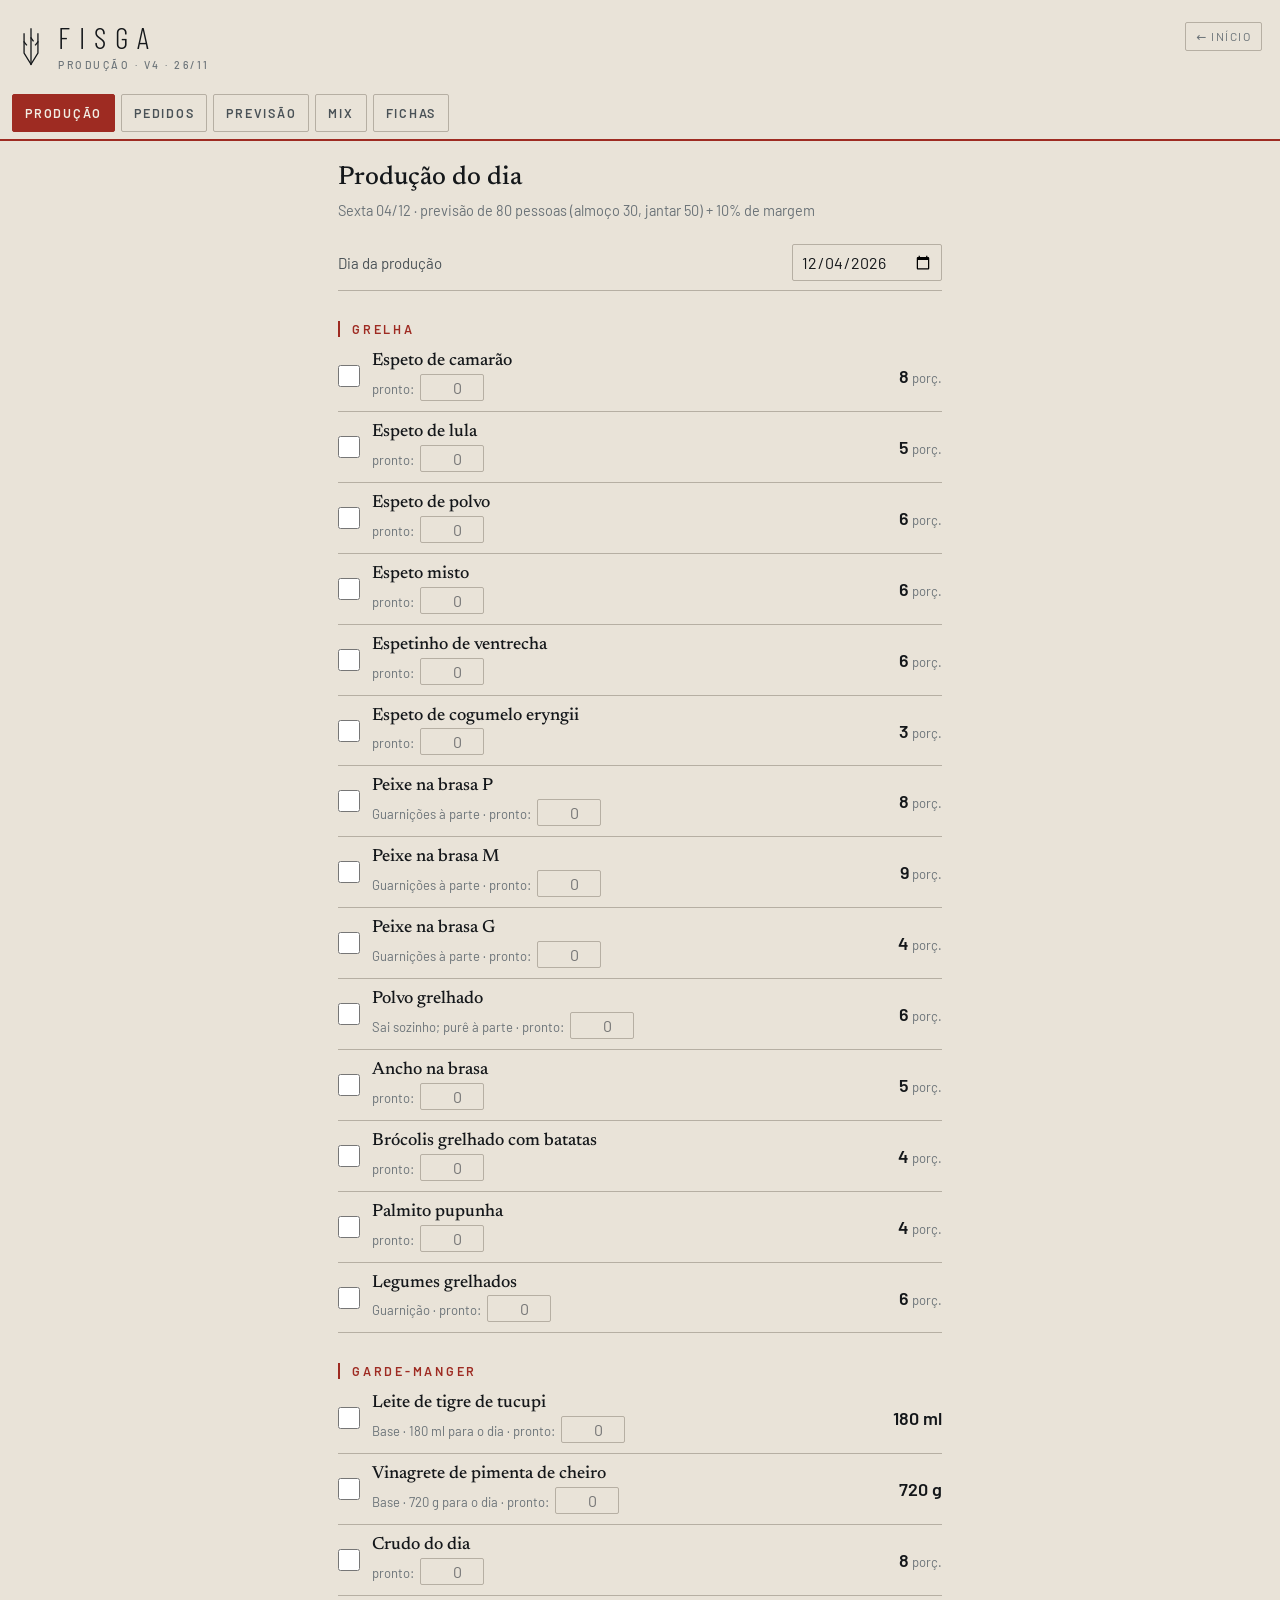
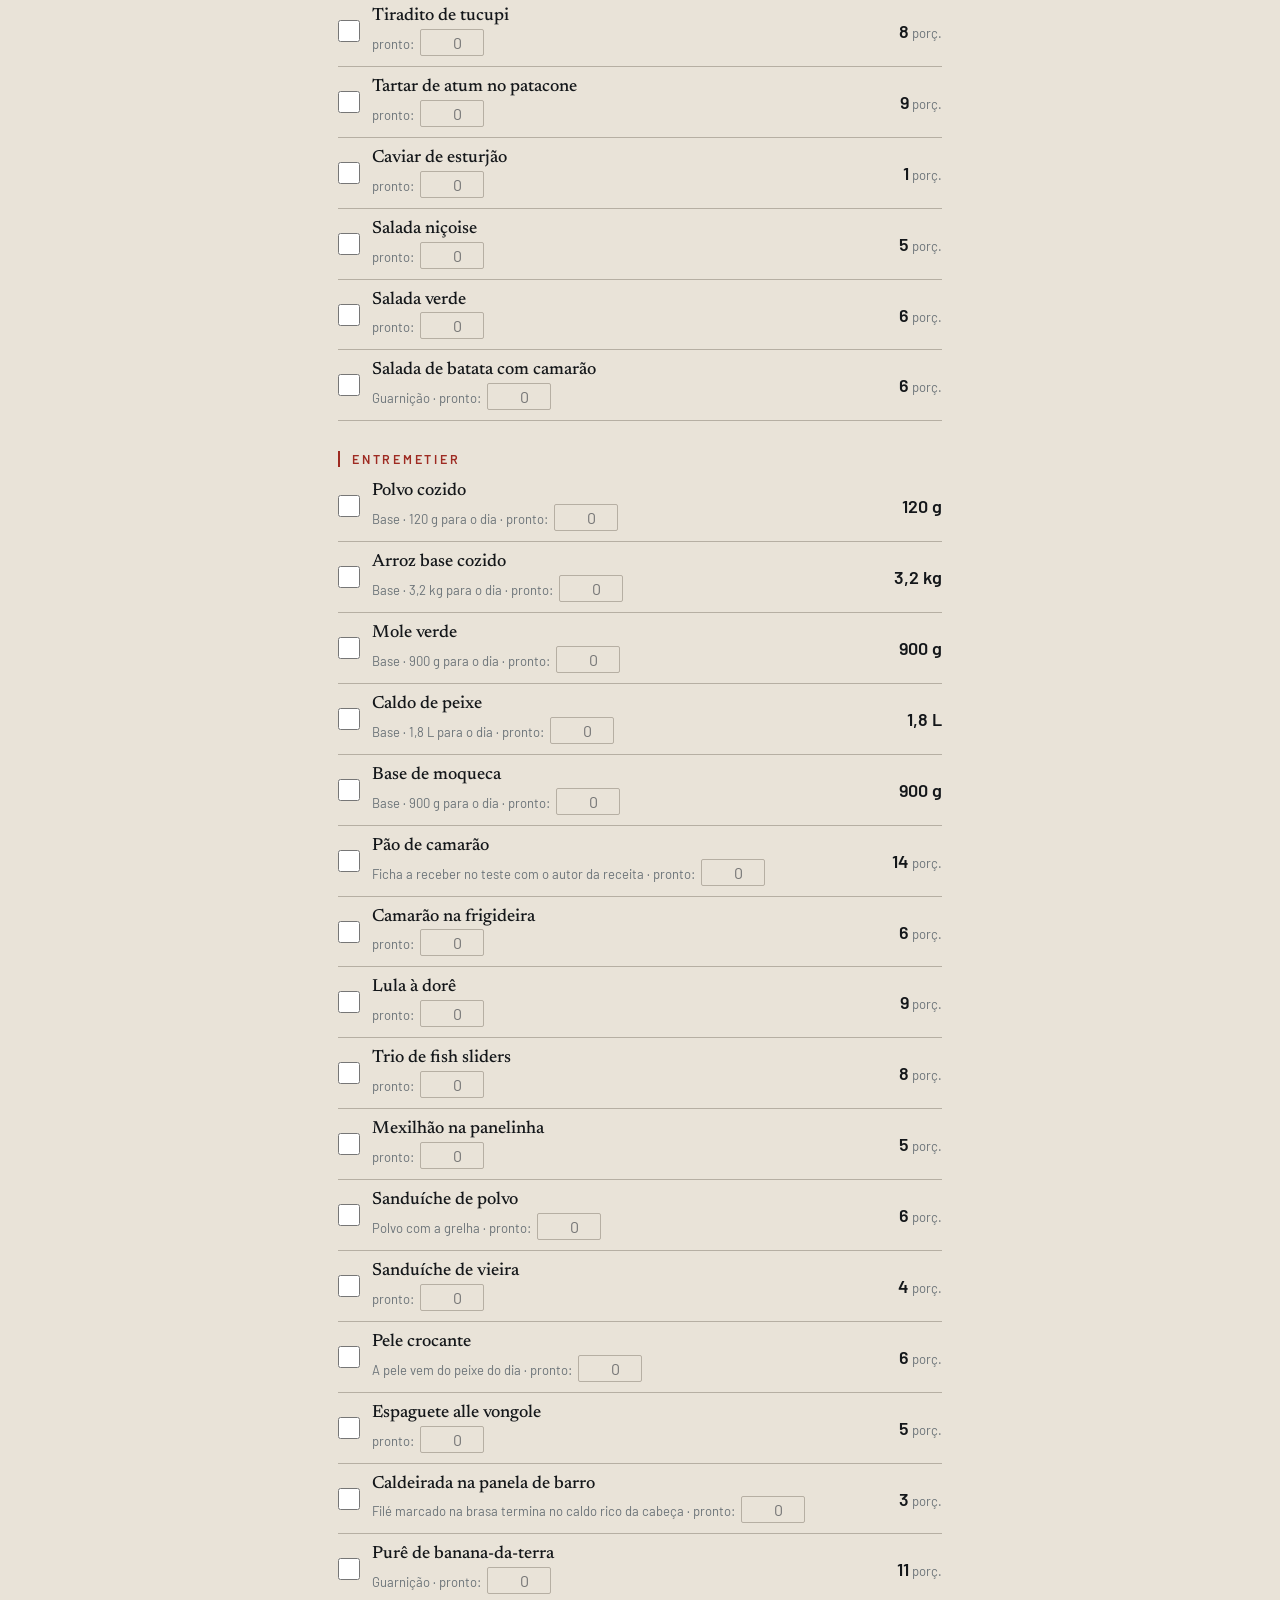
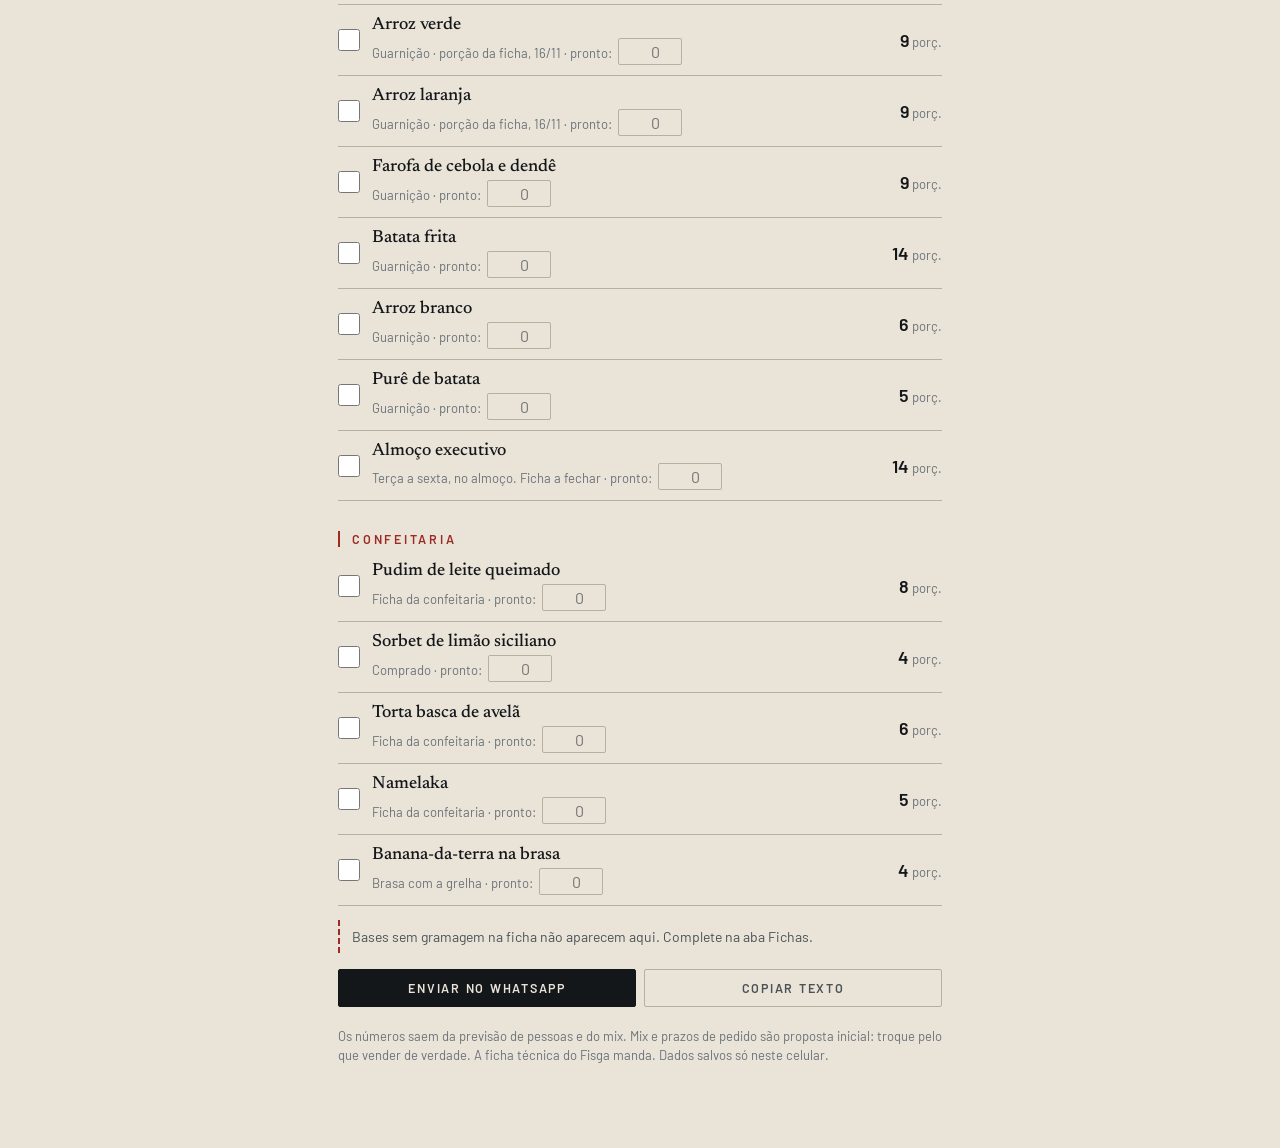
<file: producao.html>
<!DOCTYPE html>
<html lang="pt-BR"><head><meta charset="utf-8">
<meta name="viewport" content="width=device-width, initial-scale=1">
<meta name="theme-color" content="#E9E3D8">
<title>Fisga · Produção e pedidos</title>
<link rel="stylesheet" href="fisga.css">
<style>
body{padding:0 0 60px}
header{padding:22px 18px 16px;display:flex;align-items:center;gap:14px;text-align:left}
header .marca{width:26px;height:42px;margin:0}
header .marca line,header .marca path{stroke-width:3}
.logo{font-family:var(--cond);font-weight:300;font-size:30px;letter-spacing:.3em;line-height:1}
.sub{font-family:var(--sans);font-weight:500;font-size:10.5px;letter-spacing:.24em;color:var(--tinta-3);margin-top:6px;text-transform:uppercase}
.volta{white-space:nowrap;margin-left:auto;align-self:flex-start;font-family:var(--sans);font-size:12px;letter-spacing:.12em;color:var(--tinta-3);text-decoration:none;border:1px solid var(--regua);padding:6px 10px;border-radius:2px}
nav{position:sticky;top:0;z-index:5;background:var(--fundo);border-bottom:2px solid var(--fogo)}
.row{display:flex;overflow-x:auto;gap:6px;padding:7px 12px;scrollbar-width:none}
button,.btn{font:600 12.5px var(--sans);letter-spacing:.14em;text-transform:uppercase;border:1px solid var(--regua);background:transparent;color:var(--tinta-2);padding:10px 12px;border-radius:2px;white-space:nowrap;cursor:pointer;text-decoration:none;display:inline-block;text-align:center}
nav button[aria-selected=true]{background:var(--fogo);border-color:var(--fogo);color:#F2EDE4}
main{max-width:640px;margin:0 auto;padding:22px 18px}
.quem{font-family:var(--serif);font-weight:500;font-size:26px;line-height:1.2}
.pr{font-family:var(--sans);font-size:14.5px;line-height:1.45;color:var(--tinta-3);margin:6px 0 14px}
h2{font:600 12.5px var(--sans);letter-spacing:.22em;text-transform:uppercase;color:var(--fogo);margin:30px 0 4px;padding-left:12px;border-left:2px solid var(--fogo)}
h2.fr{color:var(--frio);border-color:var(--frio)}
.l{display:flex;align-items:center;gap:12px;border-bottom:1px solid var(--regua);padding:10px 0}
.l .t{flex:1;min-width:0}
.l b{font-family:var(--serif);font-weight:500;font-size:17.5px;line-height:1.25;display:block}
.l small{display:block;font-family:var(--sans);font-size:13px;color:var(--tinta-3);margin-top:1px}
.q{font-family:var(--sans);font-weight:600;font-size:18px;white-space:nowrap;text-align:right}
.q span{font-weight:400;font-size:13px;color:var(--tinta-3)}
.l input[type=checkbox]{width:22px;height:22px;flex:0 0 22px;accent-color:var(--fogo)}
.l.ok b{text-decoration:line-through;color:var(--tinta-3)}
input[type=number],input[type=date],input[type=text]{font:16px var(--sans);border:1px solid var(--regua);border-radius:2px;background:transparent;color:var(--tinta);padding:7px 8px;width:84px;text-align:right}
input[type=date]{width:auto;text-align:left}
.campo{display:flex;align-items:center;justify-content:space-between;gap:12px;padding:9px 0;border-bottom:1px solid var(--regua);font-family:var(--sans);font-size:15px;color:var(--tinta-2)}
.dia{display:grid;grid-template-columns:1fr 84px 84px;gap:8px;align-items:center;padding:7px 0;border-bottom:1px solid var(--regua);font-family:var(--sans);font-size:15px}
.dia.cab2{font-size:11.5px;letter-spacing:.16em;color:var(--tinta-3);text-transform:uppercase;border:0}
.dia .x{text-align:center;color:var(--tinta-3)}
.tot{font-family:var(--sans);font-size:14px;color:var(--tinta-2);margin-top:10px}
.acoes{display:flex;flex-wrap:wrap;gap:8px;margin-top:16px}
.acoes .btn,.acoes button{flex:1}
.cheio2{background:var(--tinta)!important;color:var(--fundo)!important;border-color:var(--tinta)!important}
.aviso{font-family:var(--sans);font-size:14px;line-height:1.5;color:var(--tinta-2);border-left:2px dashed var(--fogo);padding:6px 0 6px 12px;margin:14px 0}
.falta{font-family:var(--sans);font-size:13.5px;color:var(--tinta-2);line-height:1.5}
.rodape{font-family:var(--sans);font-size:13px;line-height:1.5;color:var(--tinta-3);margin-top:20px}
.ped{display:grid;grid-template-columns:1fr auto 84px;gap:10px;align-items:center;border-bottom:1px solid var(--regua);padding:9px 0}
.ped b{font-family:var(--serif);font-weight:500;font-size:17px}
.ped small{display:block;font-family:var(--sans);font-size:12.5px;color:var(--tinta-3)}
.zero{opacity:.5}
details{border-bottom:1px solid var(--regua);padding:10px 0}
summary{font-family:var(--serif);font-weight:500;font-size:17.5px;cursor:pointer}
summary small{font-family:var(--sans);font-size:12.5px;color:var(--tinta-3);margin-left:6px}
.fi{display:grid;grid-template-columns:1fr 84px 34px;gap:8px;align-items:center;padding:5px 0 5px 10px;font-family:var(--sans);font-size:14.5px;color:var(--tinta-2)}
.fi i{font-style:normal;color:var(--tinta-3);font-size:12.5px}
textarea{font:15px var(--sans);width:100%;min-height:160px;border:1px solid var(--regua);background:transparent;color:var(--tinta);padding:8px;margin-top:10px;display:none}
</style></head>
<body>
<header><svg class="marca" viewBox="0 0 60 96" aria-hidden="true"><line x1="30" y1="6" x2="30" y2="88"/><path d="M14 18 L14 62 L30 88 L46 62 L46 18"/><line x1="14" y1="36" x2="19.5" y2="43"/><line x1="46" y1="36" x2="40.5" y2="43"/><line x1="30" y1="27" x2="35" y2="34"/></svg><div><div class="logo">FISGA</div><div class="sub">Produção · v4 · 26/11</div></div><a class="volta" href="index.html">← INÍCIO</a></header>
<nav><div class="row" id="tabs"></div></nav>
<main id="m"></main>
<script>
try{if(localStorage.getItem('fisga_tema')==='e')document.body.classList.add('escuro')}catch(x){}
var CAT={pescado:['Pescado',1],frutos:['Frutos do mar',2],horti:['Hortifrúti',7],lat:['Laticínios e ovos',3],seco:['Seco e mercearia',15],pao:['Padaria',1],carnes:['Carnes',3],casa:['Feito na casa',0]};
var PRACA={G:'Grelha',GM:'Garde-manger',E:'Entremetier',C:'Confeitaria'};
// insumo: [categoria, unidade]
var INS={};
function I(c,u,l){l.forEach(function(n){INS[n]=[c,u]})}
I('pescado','g',['Peixe do dia (lombo, cru)','Peixe do dia (porção na brasa)','Peixe dos sliders','Atum','Ventrecha','Carapau ou anchova','Peixe da caldeirada']);
I('frutos','g',['Camarão grande','Camarão','Lula','Polvo cru','Mexilhão','Vôngole','Vieira']);
I('carnes','g',['Ancho']);
I('frutos','un',['Caviar de esturjão, lata 15 g']);
I('horti','g',['Limão','Cebola roxa','Cebola','Ciboulette','Cebolinha','Coentro','Hortelã','Salsa','Alho','Tomate','Rúcula','Alface','Agrião','Folhas','Funcho','Pepino','Brócolis','Talos e folhas de brócolis','Batata','Banana-da-terra','Cogumelo eryngii','Palmito pupunha','Legumes da estação','Gengibre','Pimenta de cheiro']);
I('lat','g',['Manteiga','Queijo coalho']);I('lat','ml',['Leite']);I('lat','un',['Ovo']);
I('seco','g',['Panko','Farinha de trigo','Furikake','Missô','Azeitona preta','Espaguete','Açafrão','Farinha de mandioca','Semente de abóbora','Arroz carnaroli','Arroz branco','Melaço','Flor de sal']);
I('seco','ml',['Azeite','Vinho branco','Dendê','Óleo de cozinha','Cerveja lager','Caldo de legumes']);
I('pao','un',['Pão preto','Brioche','Pão dos sliders','Pão do mexilhão']);
I('casa','g',['Patacone','Molho de ervas e Dijon','Aioli de sumac','Vinagrete de pimenta de cheiro','Manteiga de camarão','Molho tártaro','Aioli de tahine negro','Creme de abacate','Aioli de vinho branco e pimenta de cheiro','Manteiga de ervas','Vinagrete de tangerina','Arroz base cozido','Mole verde','Base de moqueca','Maionese da casa','Tomate assado','Polvo cozido']);
I('casa','ml',['Leite de tigre de tucupi','Caldo de peixe','Azeite vermelho']);
var BPRACA={'Patacone':'E','Molho de ervas e Dijon':'GM','Aioli de sumac':'GM','Vinagrete de pimenta de cheiro':'GM','Manteiga de camarão':'E','Molho tártaro':'GM','Aioli de tahine negro':'GM','Creme de abacate':'GM','Aioli de vinho branco e pimenta de cheiro':'GM','Manteiga de ervas':'G','Vinagrete de tangerina':'GM','Arroz base cozido':'E','Mole verde':'E','Base de moqueca':'E','Maionese da casa':'GM','Tomate assado':'E','Polvo cozido':'E','Leite de tigre de tucupi':'GM','Caldo de peixe':'E','Azeite vermelho':'GM'};
// lotes conhecidos (receita de 16/11); rendimento a pesar
var LOTE={'Mole verde':[['Talos e folhas de brócolis',500],['Cebola',100],['Alho',40],['Semente de abóbora',80],['Gengibre',5],['Cebolinha',100],['Coentro',100],['Pimenta de cheiro',null]],
'Polvo cozido':[['Polvo cru',1000]],
'Arroz base cozido':[['Arroz carnaroli',1000],['Óleo de cozinha',80],['Cerveja lager',300],['Caldo de legumes',700]]};
var N=null;
// prato: [id,nome,praça,mix por 100 pax,serviço,ficha,nota]
var PR=[
['crudo','Crudo do dia','GM',8,'AJ',[['Peixe do dia (lombo, cru)',N],['Azeite',N],['Limão',N],['Flor de sal',N]]],
['tiradito','Tiradito de tucupi','GM',8,'AJ',[['Peixe do dia (lombo, cru)',N],['Leite de tigre de tucupi',N]]],
['tartar','Tartar de atum no patacone','GM',10,'AJ',[['Atum',N],['Patacone',N],['Molho de ervas e Dijon',N],['Cebola roxa',N],['Ciboulette',N],['Furikake',N]]],
['caviar','Caviar de esturjão','GM',1,'AJ',[['Caviar de esturjão, lata 15 g',1]]],
['e_cam','Espeto de camarão','G',8,'AJ',[['Camarão grande',N],['Aioli de sumac',N],['Vinagrete de pimenta de cheiro',N]]],
['e_lula','Espeto de lula','G',5,'AJ',[['Lula',N],['Aioli de sumac',N],['Vinagrete de pimenta de cheiro',N]]],
['e_polvo','Espeto de polvo','G',6,'AJ',[['Polvo cozido',N],['Aioli de sumac',N],['Vinagrete de pimenta de cheiro',N]]],
['e_misto','Espeto misto','G',6,'AJ',[['Camarão grande',N],['Lula',40],['Polvo cozido',20],['Aioli de sumac',N],['Vinagrete de pimenta de cheiro',N]]],
['e_ventr','Espetinho de ventrecha','G',6,'AJ',[['Ventrecha',N],['Vinagrete de pimenta de cheiro',N]]],
['e_eryn','Espeto de cogumelo eryngii','G',3,'AJ',[['Cogumelo eryngii',N],['Missô',N],['Azeite',N],['Limão',N]]],
['pao_cam','Pão de camarão','E',15,'AJ',[],'Ficha a receber no teste com o autor da receita'],
['cam_frig','Camarão na frigideira','E',6,'AJ',[['Camarão',N],['Manteiga de camarão',N]]],
['lula_dore','Lula à dorê','E',10,'AJ',[['Lula',N],['Farinha de trigo',N],['Ovo',N],['Molho tártaro',N],['Limão',N]]],
['sliders','Trio de fish sliders','E',8,'AJ',[['Peixe dos sliders',120],['Panko',N],['Pão dos sliders',3],['Aioli de tahine negro',N],['Creme de abacate',N],['Cebola roxa',N],['Hortelã',N],['Limão',N]]],
['mexilhao','Mexilhão na panelinha','E',5,'AJ',[['Mexilhão',N],['Vinho branco',N],['Manteiga',N],['Alho',N],['Salsa',N],['Pão do mexilhão',N]]],
['s_polvo','Sanduíche de polvo','E',6,'AJ',[['Pão preto',1],['Polvo cozido',N],['Aioli de sumac',N],['Cebola',N],['Tomate assado',N],['Rúcula',N]],'Polvo com a grelha'],
['s_vieira','Sanduíche de vieira','E',4,'AJ',[['Vieira',80],['Brioche',1],['Aioli de vinho branco e pimenta de cheiro',N],['Funcho',N],['Pepino',N]]],
['pele','Pele crocante','E',6,'AJ',[],'A pele vem do peixe do dia'],
['peixe_p','Peixe na brasa P','G',8,'AJ',[['Peixe do dia (porção na brasa)',N],['Limão',N],['Azeite',N]],'Guarnições à parte'],
['peixe_m','Peixe na brasa M','G',10,'AJ',[['Peixe do dia (porção na brasa)',N],['Limão',N],['Azeite',N]],'Guarnições à parte'],
['peixe_g','Peixe na brasa G','G',4,'AJ',[['Peixe do dia (porção na brasa)',N],['Limão',N],['Azeite',N]],'Guarnições à parte'],
['polvo','Polvo grelhado','G',6,'AJ',[['Polvo cozido',N],['Azeite vermelho',N]],'Sai sozinho; purê à parte'],
['ancho','Ancho na brasa','G',5,'AJ',[['Ancho',260],['Manteiga de ervas',N]]],
['vongole','Espaguete alle vongole','E',5,'AJ',[['Vôngole',N],['Espaguete',N],['Alho',N],['Vinho branco',N],['Azeite',N]]],
['caldeirada','Caldeirada na panela de barro','E',3,'AJ',[['Peixe da caldeirada',N],['Tomate',N],['Açafrão',N],['Vinho branco',N],['Caldo de peixe',N]],'Filé marcado na brasa termina no caldo rico da cabeça'],
['nicoise','Salada niçoise','GM',5,'AJ',[['Carapau ou anchova',N],['Ovo',N],['Azeitona preta',N],['Folhas',N],['Vinagrete de tangerina',N]]],
['brocolis','Brócolis grelhado com batatas','G',4,'AJ',[['Brócolis',N],['Batata',N]]],
['palmito','Palmito pupunha','G',4,'AJ',[['Palmito pupunha',N],['Manteiga',N],['Limão',N]]],
['verde','Salada verde','GM',6,'AJ',[['Alface',N],['Rúcula',N],['Agrião',N],['Vinagrete de tangerina',N]]],
['g_sbat','Salada de batata com camarão','GM',6,'AJ',[['Batata',N],['Maionese da casa',N],['Camarão',N]],'Guarnição'],
['g_pure_b','Purê de banana-da-terra','E',12,'AJ',[['Banana-da-terra',N],['Caldo de peixe',N],['Azeite vermelho',N]],'Guarnição'],
['g_averde','Arroz verde','E',10,'AJ',[['Arroz base cozido',180],['Mole verde',100],['Caldo de peixe',100],['Manteiga',20],['Leite de tigre de tucupi',20],['Cebolinha',5]],'Guarnição · porção da ficha, 16/11'],
['g_alar','Arroz laranja','E',10,'AJ',[['Arroz base cozido',180],['Base de moqueca',100],['Caldo de peixe',100],['Vinagrete de pimenta de cheiro',80]],'Guarnição · porção da ficha, 16/11'],
['g_farofa','Farofa de cebola e dendê','E',10,'AJ',[['Cebola',N],['Dendê',N],['Manteiga',N],['Farinha de mandioca',N]],'Guarnição'],
['g_batata','Batata frita','E',15,'AJ',[['Batata',N]],'Guarnição'],
['g_abranco','Arroz branco','E',6,'AJ',[['Arroz branco',N]],'Guarnição'],
['g_pure_bat','Purê de batata','E',5,'AJ',[['Batata',N],['Manteiga',N],['Leite',N]],'Guarnição'],
['g_legumes','Legumes grelhados','G',6,'AJ',[['Legumes da estação',N]],'Guarnição'],
['pudim','Pudim de leite queimado','C',8,'AJ',[],'Ficha da confeitaria'],
['sorbet','Sorbet de limão siciliano','C',4,'AJ',[],'Comprado'],
['basca','Torta basca de avelã','C',6,'AJ',[],'Ficha da confeitaria'],
['namelaka','Namelaka','C',5,'AJ',[],'Ficha da confeitaria'],
['banana','Banana-da-terra na brasa','C',4,'AJ',[['Banana-da-terra',N],['Queijo coalho',N],['Melaço',N]],'Brasa com a grelha'],
['exec','Almoço executivo','E',40,'X',[],'Terça a sexta, no almoço. Ficha a fechar']];
var GUAR=['g_pure_b','g_averde','g_alar','g_farofa','g_batata','g_sbat','g_abranco','g_pure_bat','g_legumes'];
var SHARE0={g_pure_b:20,g_averde:15,g_alar:15,g_farofa:15,g_batata:15,g_sbat:5,g_abranco:5,g_pure_bat:5,g_legumes:5};
var DIAS=['Domingo','Segunda','Terça','Quarta','Quinta','Sexta','Sábado'];
var PAX0={0:[60,0],1:[0,0],2:[30,50],3:[30,50],4:[30,50],5:[30,50],6:[30,50]};

var S0={pax:PAX0,margem:10,mix:{},share:SHARE0,per:{},fic:{},rend:{},est:{},pronto:{},feito:{},vend:{},paxv:'',dataP:'',dataD:''};
var S=ler();if(!S.v2){GUAR.forEach(function(g){delete S.mix[g]});S.v2=1;gravar()}
function ler(){var s;try{s=JSON.parse(localStorage.getItem('fisga_prod')||'null')}catch(x){}s=s||{};for(var k in S0)if(s[k]==null)s[k]=JSON.parse(JSON.stringify(S0[k]));return s}
function gravar(){try{localStorage.setItem('fisga_prod',JSON.stringify(S))}catch(x){}}
var TAB='prod';try{TAB=localStorage.getItem('fisga_prod_tab')||'prod'}catch(x){}

function hoje(){var d=new Date(Date.now()-3*3600e3);return d.toISOString().slice(0,10)}
function dt(s){var p=s.split('-');return new Date(+p[0],p[1]-1,+p[2])}
function iso(d){return d.getFullYear()+'-'+('0'+(d.getMonth()+1)).slice(-2)+'-'+('0'+d.getDate()).slice(-2)}
function br(s){return s.split('-').reverse().slice(0,2).join('/')}
function mix(p){return S.mix[p[0]]!=null&&S.mix[p[0]]!==''?+S.mix[p[0]]:p[3]}
function qf(p,i){var k=p[0]+'|'+i,v=S.fic[k];return v!=null&&v!==''?+v:p[5][i][1]}
function per(c){return S.per[c]!=null&&S.per[c]!==''?+S.per[c]:CAT[c][1]}
function rend(b){var v=S.rend[b];return v!=null&&v!==''?+v:null}
function lq(b,i){var k=b+'|'+i,v=S.fic[k];return v!=null&&v!==''?+v:LOTE[b][i][1]}

// porções de um dia
function porcoes(d){var w=dt(d).getDay(),px=S.pax[w]||[0,0],A=+px[0]||0,J=+px[1]||0,f=1+(+S.margem||0)/100,r={};
 PR.forEach(function(p){var base=p[4]==='X'?((w>=2&&w<=5)?A:0):A+J;r[p[0]]=base*mix(p)/100*f});
 for(var k in r)r[k]=Math.ceil(r[k]-1e-9);return r}
// necessidade de insumos para porções
function necess(r,acc,miss){PR.forEach(function(p){var n=r[p[0]];if(!n)return;
 p[5].forEach(function(x,i){var q=qf(p,i);if(q==null){(miss[p[0]]=miss[p[0]]||[]).push(x[0]);return}acc[x[0]]=(acc[x[0]]||0)+n*q})});return acc}
function explode(acc,miss){var out={};for(var k in acc){if(LOTE[k]){var R=rend(k);if(R){LOTE[k].forEach(function(x,i){var q=lq(k,i);if(q==null){(miss['lote:'+k]=miss['lote:'+k]||[]).push(x[0]);return}out[x[0]]=(out[x[0]]||0)+acc[k]/R*q})}else miss['rend:'+k]=1}}
 for(var k2 in out)acc[k2]=(acc[k2]||0)+out[k2];return acc}
function fmt(v,u){if(u==='un')return Math.ceil(v)+' un';if(v>=1000)return (Math.round(v/100)/10).toLocaleString('pt-BR')+(u==='g'?' kg':' L');return Math.ceil(v)+' '+u}
function E(t,a,x){var e=document.createElement(t);for(var k in a||{})e.setAttribute(k,a[k]);if(x!=null)e.textContent=x;return e}
function num(v,f,ph){var i=E('input',{type:'number',inputmode:'decimal',min:'0',step:'any'});if(v!=null&&v!=='')i.value=v;if(ph!=null)i.placeholder=ph;i.oninput=function(){f(i.value);gravar()};return i}
function zap(txt,lbl){var a=E('a',{class:'btn cheio2',href:'#',target:'_blank',rel:'noopener'},lbl||'Enviar no WhatsApp');a.onclick=function(){a.href='https://wa.me/?text='+encodeURIComponent(txt())};return a}
function copiar(txt){var b=E('button',{type:'button'},'Copiar texto'),t=E('textarea',{readonly:'readonly','aria-label':'Texto'});b.onclick=function(){var s=txt();function man(){t.style.display='block';t.value=s;t.select()}try{navigator.clipboard.writeText(s).then(function(){b.textContent='Copiado'},man)}catch(x){man()}};return [b,t]}

var TABS=[['prod','Produção'],['ped','Pedidos'],['prev','Previsão'],['mix','Mix'],['fic','Fichas']];
function tabs(){var r=document.getElementById('tabs');r.textContent='';TABS.forEach(function(t){var b=E('button',{'aria-selected':t[0]===TAB},t[1]);b.onclick=function(){TAB=t[0];try{localStorage.setItem('fisga_prod_tab',TAB)}catch(x){}desenha();scrollTo(0,0)};r.appendChild(b)})}
function desenha(){tabs();var m=document.getElementById('m');m.textContent='';({prod:vProd,ped:vPed,prev:vPrev,mix:vMix,fic:vFic})[TAB](m)}
function titulo(m,t,s){m.appendChild(E('div',{class:'quem'},t));if(s)m.appendChild(E('div',{class:'pr'},s))}
function nota(m){m.appendChild(E('p',{class:'rodape'},'Os números saem da previsão de pessoas e do mix. Mix e prazos de pedido são proposta inicial: troque pelo que vender de verdade. A ficha técnica do Fisga manda. Dados salvos só neste celular.'))}

// PRODUÇÃO
function vProd(m){var d=S.dataD||hoje(),w=dt(d).getDay(),px=S.pax[w]||[0,0];
 titulo(m,'Produção do dia',DIAS[w]+' '+br(d)+' · previsão de '+((+px[0]||0)+(+px[1]||0))+' pessoas (almoço '+(+px[0]||0)+', jantar '+(+px[1]||0)+') + '+S.margem+'% de margem');
 var c=E('div',{class:'campo'},'Dia da produção');var di=E('input',{type:'date'});di.value=d;di.onchange=function(){S.dataD=di.value;gravar();desenha()};c.appendChild(di);m.appendChild(c);
 if(w===1){m.appendChild(E('p',{class:'aviso'},'Segunda: casa fechada.'));return}
 var r=porcoes(d),miss={},acc=necess(r,{},miss),key=d;S.pronto[key]=S.pronto[key]||{};S.feito[key]=S.feito[key]||{};
 ['G','GM','E','C'].forEach(function(pc){var lst=PR.filter(function(p){return p[2]===pc&&r[p[0]]>0});var bs=Object.keys(acc).filter(function(b){return INS[b]&&INS[b][0]==='casa'&&BPRACA[b]===pc});
  if(!lst.length&&!bs.length)return;m.appendChild(E('h2',{},PRACA[pc]));
  bs.forEach(function(b){linhaProd(m,key,'b:'+b,b,'Base · '+fmt(acc[b],INS[b][1])+' para o dia',acc[b],INS[b][1])});
  lst.forEach(function(p){linhaProd(m,key,p[0],p[1],p[6]||'',r[p[0]],'porções')})});
 m.appendChild(E('p',{class:'aviso'},'Bases sem gramagem na ficha não aparecem aqui. Complete na aba Fichas.'));
 var a=E('div',{class:'acoes'});a.appendChild(zap(function(){return txtProd(d,r,acc)}));copiar(function(){return txtProd(d,r,acc)}).forEach(function(x,i){i?m.appendChild(x):a.appendChild(x)});m.insertBefore(a,m.lastChild);nota(m)}
function linhaProd(m,key,id,nome,sub,q,u){var l=E('div',{class:'l'+(S.feito[key][id]?' ok':'')}),c=E('input',{type:'checkbox','aria-label':nome});c.checked=!!S.feito[key][id];
 var t=E('div',{class:'t'});t.appendChild(E('b',{},nome));var pr=S.pronto[key][id],falta=Math.max(0,q-(+pr||0));
 var sm=E('small',{},(sub?sub+' · ':'')+'pronto:');var ip=num(pr,function(v){S.pronto[key][id]=v;qq.firstChild.textContent=u==='porções'?Math.ceil(Math.max(0,q-(+v||0))):fmt(Math.max(0,q-(+v||0)),u)},'0');ip.style.width='64px';ip.style.padding='3px 6px';ip.style.marginLeft='6px';sm.appendChild(ip);t.appendChild(sm);
 var qq=E('div',{class:'q'});qq.appendChild(document.createTextNode(u==='porções'?Math.ceil(falta):fmt(falta,u)));if(u==='porções')qq.appendChild(E('span',{},' porç.'));
 c.onchange=function(){S.feito[key][id]=c.checked;l.classList.toggle('ok',c.checked);gravar()};l.appendChild(c);l.appendChild(t);l.appendChild(qq);m.appendChild(l)}
function txtProd(d,r,acc){var w=dt(d).getDay(),s='*FISGA · Produção · '+DIAS[w]+' '+br(d)+'*';var k=d;
 ['G','GM','E','C'].forEach(function(pc){var L=[];Object.keys(acc).forEach(function(b){if(INS[b]&&INS[b][0]==='casa'&&BPRACA[b]===pc){var f=Math.max(0,acc[b]-(+(S.pronto[k]||{})['b:'+b]||0));if(f>0)L.push('• '+b+': '+fmt(f,INS[b][1]))}});
  PR.forEach(function(p){if(p[2]===pc&&r[p[0]]>0){var f=Math.max(0,r[p[0]]-(+(S.pronto[k]||{})[p[0]]||0));if(f>0)L.push('• '+p[1]+': '+f+' porç.')}});if(L.length)s+='\n\n*'+PRACA[pc]+'*\n'+L.join('\n')});return s}

// PEDIDOS
function vPed(m){var d=S.dataP||hoje();titulo(m,'Lista de pedidos','Soma a previsão dos próximos dias pelo prazo de cada categoria e desconta o estoque.');
 var c=E('div',{class:'campo'},'Pedido a partir de');var di=E('input',{type:'date'});di.value=d;di.onchange=function(){S.dataP=di.value;gravar();desenha()};c.appendChild(di);m.appendChild(c);
 var miss={},faltaF={};Object.keys(CAT).forEach(function(cat){if(cat==='casa')return;var P=per(cat);if(!P)return;var acc={};
  for(var i=0;i<P;i++){var dd=dt(d);dd.setDate(dd.getDate()+i);var r=porcoes(iso(dd));necess(r,acc,miss)}explode(acc,miss);
  var itens=Object.keys(acc).filter(function(n){return INS[n]&&INS[n][0]===cat}).sort();var semFicha=Object.keys(INS).filter(function(n){return INS[n][0]===cat&&!acc[n]});
  var fim=dt(d);fim.setDate(fim.getDate()+P-1);
  m.appendChild(E('h2',{class:cat==='horti'?'fr':''},CAT[cat][0]+' · '+P+(P>1?' dias':' dia')+' · até '+br(iso(fim))));
  if(!itens.length)m.appendChild(E('p',{class:'falta'},'Sem gramagem na ficha ainda para esta categoria.'));
  itens.forEach(function(n){var u=INS[n][1],e=+(S.est[n]||0),f=Math.max(0,acc[n]-(u==='un'?e:e*(u==='g'||u==='ml'?1000:1)));
   var l=E('div',{class:'ped'+(f<=0?' zero':'')}),t=E('div');t.appendChild(E('b',{},n));t.appendChild(E('small',{},'precisa '+fmt(acc[n],u)+' · estoque em '+(u==='un'?'un':u==='g'?'kg':'L')));
   var q=E('div',{class:'q'},f>0?fmt(f,u):'ok');l.appendChild(t);l.appendChild(q);l.appendChild(num(S.est[n],function(v){S.est[n]=v;desenha()},'0'));m.appendChild(l)});
  faltaF[cat]=semFicha});
 var mk=Object.keys(miss).filter(function(k){return k.indexOf(':')<0});
 if(mk.length||Object.keys(miss).length){var a=E('div',{class:'aviso'});a.appendChild(E('b',{},'Fora da conta por falta de ficha'));
  mk.forEach(function(k){var p=PR.filter(function(x){return x[0]===k})[0];a.appendChild(E('div',{class:'falta'},p[1]+': '+miss[k].join(', ')))});
  Object.keys(miss).filter(function(k){return k.indexOf('rend:')===0}).forEach(function(k){a.appendChild(E('div',{class:'falta'},k.slice(5)+': falta o rendimento do lote'))});
  a.appendChild(E('div',{class:'falta'},'Preencha na aba Fichas e a lista completa sozinha.'));m.appendChild(a)}
 var ac=E('div',{class:'acoes'});ac.appendChild(zap(function(){return txtPed(m)}));var cp=copiar(function(){return txtPed(m)});ac.appendChild(cp[0]);m.appendChild(ac);m.appendChild(cp[1]);
 PR.filter(function(p){return p[5].length===0}).length&&m.appendChild(E('p',{class:'rodape'},'Sem insumos listados: pão de camarão (ficha a receber), doces da confeitaria, executivo e pele crocante. Pescado: o prazo de 1 dia é proposta; confirmar os dias de entrega com o fornecedor.'));nota(m)}
function txtPed(m){var s='*FISGA · Pedido · '+br(S.dataP||hoje())+'*',cur='';m.querySelectorAll('h2,.ped').forEach(function(e){if(e.tagName==='H2'){cur='\n\n*'+e.textContent+'*';return}var q=e.querySelector('.q').textContent;if(q!=='ok'){if(cur){s+=cur;cur=''}s+='\n• '+e.querySelector('b').textContent+': '+q}});return s}

// PREVISÃO
function vPrev(m){titulo(m,'Previsão de pessoas','Pessoas por serviço em cada dia. Base: 80 pessoas por dia (planejamento de 23/11). A divisão entre almoço e jantar é proposta.');
 var h=E('div',{class:'dia cab2'});['Dia','Almoço','Jantar'].forEach(function(x){h.appendChild(E('div',{},x))});m.appendChild(h);
 var tot=E('p',{class:'tot'});function soma(){var t=0;for(var w=0;w<7;w++){t+=(+S.pax[w][0]||0)+(+S.pax[w][1]||0)}tot.textContent='Semana: '+t+' pessoas'}
 [2,3,4,5,6,0,1].forEach(function(w){var r=E('div',{class:'dia'});r.appendChild(E('div',{},DIAS[w]));
  if(w===1){r.appendChild(E('div',{class:'x'},'fechado'));r.appendChild(E('div',{class:'x'},'—'))}
  else{r.appendChild(num(S.pax[w][0],function(v){S.pax[w][0]=v;soma()}));if(w===0)r.appendChild(E('div',{class:'x'},'—'));else r.appendChild(num(S.pax[w][1],function(v){S.pax[w][1]=v;soma()}))}m.appendChild(r)});
 soma();m.appendChild(tot);
 m.appendChild(E('h2',{},'Margem de segurança'));var c=E('div',{class:'campo'},'Produzir a mais (%)');c.appendChild(num(S.margem,function(v){S.margem=v}));m.appendChild(c);
 m.appendChild(E('h2',{},'Prazo de cada pedido'));Object.keys(CAT).forEach(function(k){if(k==='casa')return;var c2=E('div',{class:'campo'},CAT[k][0]+' (dias)');c2.appendChild(num(per(k),function(v){S.per[k]=v}));m.appendChild(c2)});
 m.appendChild(E('p',{class:'rodape'},'Seco a cada 15 dias e hortifrúti a cada 7: direção de 23/11. Os outros prazos são proposta.'));
 var z=E('button',{type:'button',style:'margin-top:18px;width:100%'},'Voltar aos valores iniciais'),arm=0;z.onclick=function(){if(!arm){arm=1;z.textContent='Toque de novo para confirmar';return}S.pax=JSON.parse(JSON.stringify(PAX0));S.margem=10;S.per={};gravar();desenha()};m.appendChild(z)}

// MIX
function vMix(m){titulo(m,'Mix de vendas','Quantos pedem cada prato a cada 100 pessoas. Começa com uma estimativa; depois da primeira semana, use as vendas reais.');
 var c=E('div',{class:'campo'},'Pessoas atendidas no período');c.appendChild(num(S.paxv,function(v){S.paxv=v}));m.appendChild(c);
 var b=E('button',{type:'button',class:'cheio2',style:'width:100%;margin:10px 0'},'Usar vendas reais no mix');b.onclick=function(){var P=+S.paxv;if(!P){b.textContent='Preencha as pessoas atendidas';return}var n=0;PR.forEach(function(p){var v=S.vend[p[0]];if(v!==''&&v!=null){S.mix[p[0]]=Math.round(+v/P*1000)/10;n++}});gravar();b.textContent=n+' pratos atualizados';desenha()};m.appendChild(b);
 var h=E('div',{class:'dia cab2'});['Prato','Vendidos','Por 100'].forEach(function(x){h.appendChild(E('div',{},x))});
 var sec=null;PR.forEach(function(p){var s=GUAR.indexOf(p[0])>=0?'Guarnições (vendidas à parte)':p[2]==='C'?'Doces':p[0]==='exec'?'Almoço':'Pratos';if(s!==sec){sec=s;m.appendChild(E('h2',{},s));m.appendChild(h.cloneNode(true))}
  var r=E('div',{class:'dia'});r.appendChild(E('div',{},p[1]));r.appendChild(num(S.vend[p[0]],function(v){S.vend[p[0]]=v},''));r.appendChild(num(mix(p),function(v){S.mix[p[0]]=v}));m.appendChild(r)});
 m.appendChild(E('p',{class:'rodape'},'Guarnições são vendidas à parte e entram só pelo mix.'))}

// FICHAS
function vFic(m){titulo(m,'Fichas para o cálculo','Quantidade de cada insumo por porção. Em branco, o insumo fica fora do pedido. Valores preenchidos vieram das suas receitas de 16/11.');
 ['G','GM','E','C'].forEach(function(pc){m.appendChild(E('h2',{},PRACA[pc]));PR.filter(function(p){return p[2]===pc}).forEach(function(p){var dd=E('details'),su=E('summary',{},p[1]);var fal=p[5].filter(function(x,i){return qf(p,i)==null}).length;su.appendChild(E('small',{},p[5].length?(fal?fal+' em branco':'completa'):(p[6]||'sem insumos')));dd.appendChild(su);
  p[5].forEach(function(x,i){var r=E('div',{class:'fi'});r.appendChild(E('div',{},x[0]));r.appendChild(num(qf(p,i),function(v){S.fic[p[0]+'|'+i]=v},'—'));r.appendChild(E('i',{},INS[x[0]][1]));dd.appendChild(r)});m.appendChild(dd)})});
 m.appendChild(E('h2',{class:'fr'},'Lotes das bases'));Object.keys(LOTE).forEach(function(b){var dd=E('details'),su=E('summary',{},b);su.appendChild(E('small',{},rend(b)?'rende '+fmt(rend(b),'g'):'falta o rendimento'));dd.appendChild(su);
  var r0=E('div',{class:'fi'});r0.appendChild(E('div',{},'Rendimento do lote'));r0.appendChild(num(rend(b),function(v){S.rend[b]=v},'pesar'));r0.appendChild(E('i',{},'g'));dd.appendChild(r0);
  LOTE[b].forEach(function(x,i){var r=E('div',{class:'fi'});r.appendChild(E('div',{},x[0]));r.appendChild(num(lq(b,i),function(v){S.fic[b+'|'+i]=v},'—'));r.appendChild(E('i',{},INS[x[0]][1]));dd.appendChild(r)});m.appendChild(dd)});
 m.appendChild(E('p',{class:'rodape'},'Mole verde: no fim entram também 100 g de óleo verde, que é base da casa. Arroz base: receita do lote de 16/11; pesar o cozido para o rendimento. Polvo cozido: pesar quanto 1 kg de polvo cru rende depois de cozido.'))}
desenha();
</script>
</body></html>
</file>
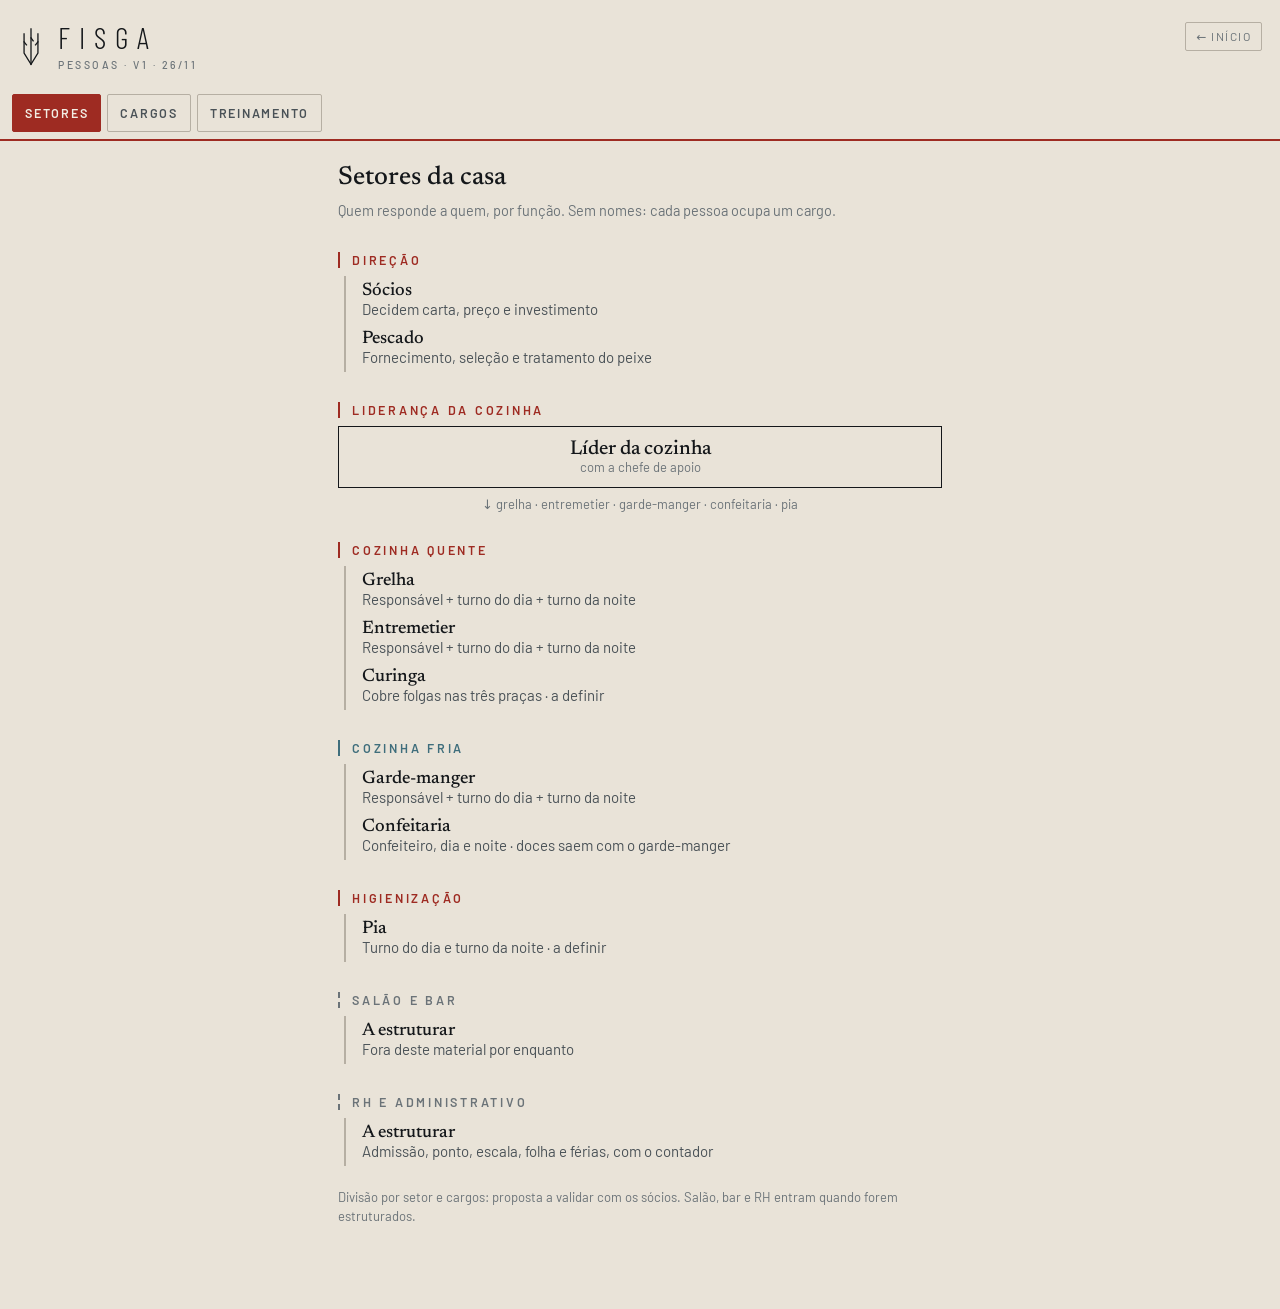
<file: rh.html>
<!DOCTYPE html>
<html lang="pt-BR"><head><meta charset="utf-8">
<meta name="viewport" content="width=device-width, initial-scale=1">
<meta name="theme-color" content="#E9E3D8">
<title>Fisga · Pessoas e treinamento</title>
<link rel="stylesheet" href="fisga.css">
<style>
body{padding:0 0 60px}
header{padding:22px 18px 16px;display:flex;align-items:center;gap:14px;text-align:left}
header .marca{width:26px;height:42px;margin:0}
header .marca line,header .marca path{stroke-width:3}
.logo{font-family:var(--cond);font-weight:300;font-size:30px;letter-spacing:.3em;line-height:1}
.sub{font-family:var(--sans);font-weight:500;font-size:10.5px;letter-spacing:.24em;color:var(--tinta-3);margin-top:6px;text-transform:uppercase}
.volta{white-space:nowrap;margin-left:auto;align-self:flex-start;font-family:var(--sans);font-size:12px;letter-spacing:.12em;color:var(--tinta-3);text-decoration:none;border:1px solid var(--regua);padding:6px 10px;border-radius:2px}
nav{position:sticky;top:0;z-index:5;background:var(--fundo);border-bottom:2px solid var(--fogo)}
.row{display:flex;overflow-x:auto;gap:6px;padding:7px 12px;scrollbar-width:none}
button,.btn{font:600 12.5px var(--sans);letter-spacing:.14em;text-transform:uppercase;border:1px solid var(--regua);background:transparent;color:var(--tinta-2);padding:10px 12px;border-radius:2px;white-space:nowrap;cursor:pointer;text-decoration:none;display:inline-block;text-align:center}
nav button[aria-selected=true]{background:var(--fogo);border-color:var(--fogo);color:#F2EDE4}
.row2 button[aria-selected=true]{background:var(--tinta);border-color:var(--tinta);color:var(--fundo)}
main{max-width:640px;margin:0 auto;padding:22px 18px}
.quem{font-family:var(--serif);font-weight:500;font-size:26px;line-height:1.2}
.pr{font-family:var(--sans);font-size:14.5px;line-height:1.5;color:var(--tinta-3);margin:6px 0 14px}
h2{font:600 12.5px var(--sans);letter-spacing:.22em;text-transform:uppercase;color:var(--fogo);margin:30px 0 8px;padding-left:12px;border-left:2px solid var(--fogo)}
h2.fr{color:var(--frio);border-color:var(--frio)}h2.tr{color:var(--tinta-3);border-left-style:dashed;border-color:var(--tinta-3)}
.org{border-left:2px solid var(--regua);padding-left:16px;margin:0 0 6px 6px}
.no{font-family:var(--sans);font-size:15px;padding:6px 0;color:var(--tinta-2)}
.no b{font-family:var(--serif);font-weight:500;font-size:18px;color:var(--tinta);display:block}
.ldr{font-family:var(--serif);font-weight:500;font-size:20px;text-align:center;border:1px solid var(--tinta);padding:12px;margin:8px 0}
.ldr small{display:block;font-family:var(--sans);font-size:13px;color:var(--tinta-3);font-weight:400}
.seta{text-align:center;color:var(--tinta-3);font-family:var(--sans);font-size:13px}
details{border-bottom:1px solid var(--regua);padding:12px 0}
summary{font-family:var(--serif);font-weight:500;font-size:19px;cursor:pointer}
summary small{font-family:var(--sans);font-size:12.5px;color:var(--tinta-3);margin-left:6px;letter-spacing:.04em}
.k{font:600 11px var(--sans);letter-spacing:.18em;text-transform:uppercase;color:var(--tinta-3);margin:12px 0 4px}
ul{list-style:none;font-family:var(--sans);font-size:15px;line-height:1.5;color:var(--tinta-2)}
ul li{padding:3px 0 3px 14px;position:relative}ul li:before{content:"";position:absolute;left:0;top:12px;width:6px;height:1px;background:var(--fogo)}
.it{display:flex;gap:14px;align-items:flex-start;border-bottom:1px solid var(--regua);padding:11px 0;cursor:pointer}
.it input{width:22px;height:22px;flex:0 0 22px;margin-top:2px;accent-color:var(--fogo)}
.it b{font-family:var(--serif);font-weight:500;font-size:17px;line-height:1.3}
.it.ok b{text-decoration:line-through;color:var(--tinta-3)}
.campo{display:flex;align-items:center;justify-content:space-between;gap:12px;padding:9px 0;border-bottom:1px solid var(--regua);font-family:var(--sans);font-size:15px;color:var(--tinta-2)}
input[type=text]{font:16px var(--sans);border:1px solid var(--regua);border-radius:2px;background:transparent;color:var(--tinta);padding:7px 8px;width:60%}
.bar{height:3px;background:var(--regua);margin-top:10px}.bar i{display:block;height:100%;background:var(--fogo)}
.cont{font-family:var(--sans);font-size:12.5px;color:var(--tinta-3);margin-top:6px}
.acoes{display:flex;gap:8px;margin-top:16px}.acoes .btn,.acoes button{flex:1}
.cheio2{background:var(--tinta)!important;color:var(--fundo)!important;border-color:var(--tinta)!important}
.rodape{font-family:var(--sans);font-size:13px;line-height:1.5;color:var(--tinta-3);margin-top:22px}
.prop{font:600 10.5px var(--sans);letter-spacing:.14em;color:var(--fogo);border:1px dashed var(--fogo);padding:0 5px;border-radius:2px;margin-left:6px;vertical-align:3px}
textarea{display:none;font:15px var(--sans);width:100%;min-height:160px;border:1px solid var(--regua);background:transparent;color:var(--tinta);padding:8px;margin-top:10px}
</style></head>
<body>
<header><svg class="marca" viewBox="0 0 60 96" aria-hidden="true"><line x1="30" y1="6" x2="30" y2="88"/><path d="M14 18 L14 62 L30 88 L46 62 L46 18"/><line x1="14" y1="36" x2="19.5" y2="43"/><line x1="46" y1="36" x2="40.5" y2="43"/><line x1="30" y1="27" x2="35" y2="34"/></svg><div><div class="logo">FISGA</div><div class="sub">Pessoas · v1 · 26/11</div></div><a class="volta" href="index.html">← INÍCIO</a></header>
<nav><div class="row" id="tabs"></div></nav>
<main id="m"></main>
<script>
try{if(localStorage.getItem('fisga_tema')==='e')document.body.classList.add('escuro')}catch(x){}
var SETORES=[
 ['Direção','',[['Sócios','Decidem carta, preço e investimento'],['Pescado','Fornecimento, seleção e tratamento do peixe']]],
 ['Liderança da cozinha','',[['Líder da cozinha','Leva as decisões dos sócios à equipe e responde pelo padrão'],['Chefe de apoio','Apoia a liderança']]],
 ['Cozinha quente','fogo',[['Grelha','Responsável + turno do dia + turno da noite'],['Entremetier','Responsável + turno do dia + turno da noite'],['Curinga','Cobre folgas nas três praças · a definir']]],
 ['Cozinha fria','frio',[['Garde-manger','Responsável + turno do dia + turno da noite'],['Confeitaria','Confeiteiro, dia e noite · doces saem com o garde-manger']]],
 ['Higienização','',[['Pia','Turno do dia e turno da noite · a definir']]],
 ['Salão e bar','tr',[['A estruturar','Fora deste material por enquanto']]],
 ['RH e administrativo','tr',[['A estruturar','Admissão, ponto, escala, folha e férias, com o contador']]]];
// cargos: id, nome, setor, missão, responde a, responsabilidades, competências, segurança
var CARGOS=[
['lider','Líder da cozinha','Liderança','Fazer a cozinha funcionar no padrão da casa, todos os dias, e ser a ponte entre os sócios e a equipe.','Sócios',
 ['Passar à equipe as direções que os sócios decidem','Abrir e fechar a cozinha com a conferência de cada praça','Montar escala, produção e pedidos','Treinar e avaliar cada função','Levar aos sócios o que a equipe precisa'],
 ['Liderança e comunicação','Conhecer todas as praças','Leitura de custo e de previsão','Calma no pico'],['Responde pela segurança de alimentos com o responsável técnico']],
['grelha','Grelha','Cozinha quente','Tirar da brasa o peixe, o polvo, os espetos e a carne no ponto certo, com fogo sob controle.','Líder da cozinha',
 ['Montar e manter as zonas da brasa','Porcionar P, M e G e preparar os espetos','Cozinhar no ponto, com sonda','Finalizar vegetais e itens de brasa de outras praças','Limpar grelha e braseiro no fim'],
 ['Leitura do fogo e da brasa','Ponto do peixe sem ressecar','Pele que solta sem rasgar','Velocidade com vários pedidos'],['Queimadura e fumaça','Proteína fora do frio só na quantidade da vez','Cinza em recipiente metálico']],
['gm','Garde-manger','Cozinha fria','Servir o cru, as saladas e os molhos frios com frescor e segurança, e soltar os doces.','Líder da cozinha',
 ['Receber e guardar o pescado do cru','Produzir leite de tigre, aiolis, vinagretes e cremes','Montar crudo, tiradito, tartar e saladas','Soltar as sobremesas com o preparo da confeitaria','Etiquetar tudo com data e validade'],
 ['Corte fino e regular','Tempero no último minuto','Organização da praça fria','Montagem no padrão da foto'],['Cru só com a regra do responsável técnico','Atum e peixes de carne escura sempre no frio','Tábua e faca do cru separadas']],
['entremetier','Entremetier','Cozinha quente','Fazer as bases e as guarnições da casa e tocar a panela, o balcão e a fritura.','Líder da cozinha',
 ['Produzir caldo de peixe, mole verde, arroz base e base de moqueca','Fazer as guarnições vendidas à parte','Tocar vongole, caldeirada, mexilhão e camarão na frigideira','Comandar a fritadeira e o óleo','Preparar o almoço executivo'],
 ['Constância nas bases','Gestão de vários tempos ao mesmo tempo','Cuidado com óleo e fritura','Provar antes de mandar'],['Óleo quente e fritadeira','Alérgenos no óleo compartilhado','Resfriar bases de 60 a 10 °C em até 2 h']],
['conf','Confeiteiro','Cozinha fria','Fazer os doces da carta todos os dias, prontos para sair rápido.','Líder da cozinha',
 ['Produzir pudim, torta basca, namelaka e caldas','Escrever e seguir as fichas dos doces','Deixar porções prontas para o serviço','Treinar o garde-manger na montagem'],
 ['Precisão de receita e peso','Planejamento da produção','Montagem simples e rápida'],['Ovos e laticínios no frio','Etiqueta e validade em tudo']],
['curinga','Curinga','Cozinha quente','Cobrir as folgas sem baixar o padrão em nenhuma praça.','Líder da cozinha',
 ['Assumir grelha, garde-manger ou entremetier na folga do titular','Seguir o checklist da praça do dia'],['Domínio das três praças','Adaptação rápida'],['As regras de segurança de cada praça']],
['pia','Pia','Higienização','Manter louça, panelas e cozinha limpas e no lugar, para o serviço não parar.','Líder da cozinha',
 ['Lavar, secar e devolver louça e panelas às praças','Operar a lava-louças','Retirar o lixo antes de encher','Lavar pias, ralos e piso no fechamento'],
 ['Ritmo constante','Organização','Atenção à diluição dos produtos'],['Produto químico só na diluição indicada, com luva','Piso seco']]];
var COMUM=['Conheceu a casa, o manifesto e quem é quem','Leu o guia do cozinheiro','Uniforme, touca e higiene das mãos','Etiqueta: produto, data, validade e nome','Alérgenos da carta e como avisar','Segurança: gás, fogo, facas, extintor e saídas','Como dar o 86 e passar a praça','Exame admissional e documentos com o RH'];
var TRILHA={
lider:[['Semana 1',['Rodou um turno inteiro em cada praça','Abriu e fechou a casa com o checklist','Gerou produção e pedido do dia']],['30 dias',['Escala do mês fechada e validada','Mix ajustado com as vendas reais','Avaliou cada pessoa da equipe']],['90 dias',['CMV medido por prato','Revisão da carta com os sócios']]],
grelha:[['Semana 1',['Monta e lê as zonas da brasa','Recebe peixe: olho, guelra, cheiro e temperatura','Porciona P, M e G na ficha','Monta os seis espetos no padrão','Usa a sonda no peixe e no ancho']],['30 dias',['Peixe no ponto três vezes seguidas, sem ajuda','Polvo e ancho no padrão','Sai no tempo do pedido no pico']],['90 dias',['Treina outra pessoa na grelha','Controla o consumo de carvão']]],
gm:[['Semana 1',['Política do cru e da temperatura','Corte do crudo e do tiradito','Leite de tigre, aiolis e vinagretes na ficha','Tartar no patacone','Saladas e montagem dos doces']],['30 dias',['Monta tudo no padrão da foto, sem consulta','Validade e etiqueta 100% certas','Pico sem atraso no frio']],['90 dias',['Treina outra pessoa no garde-manger','Propõe ajuste de rendimento das bases']]],
entremetier:[['Semana 1',['Caldo de peixe do zero','Mole verde com as ervas cruas no fim','Arroz base e as guarnições da carta','Vongole, caldeirada e mexilhão','Mapa da fritadeira e alérgenos']],['30 dias',['Bases sempre iguais, provadas antes','Executivo no tempo do almoço','Óleo filtrado e trocado na regra']],['90 dias',['Treina outra pessoa no entremetier','Ajusta lote pela previsão de venda']]],
conf:[['Semana 1',['Escreveu as fichas dos doces','Produziu cada doce da carta','Definiu porções por dia']],['30 dias',['Doces iguais todos os dias','Garde-manger monta sozinho']],['90 dias',['Propõe o doce do dia do executivo']]],
curinga:[['Semana 1',['Um turno em cada praça, com o titular']],['30 dias',['Cobre qualquer praça sozinho']],['90 dias',['Treina novatos na integração']]],
pia:[['Semana 1',['Diluição de cada produto','Lava-louças: ciclo e temperatura','Ordem de lavagem e onde guarda cada coisa']],['30 dias',['Fecha a pia sem pendência','Nenhuma praça espera louça no pico']],['90 dias',['Ajuda na limpeza pesada semanal']]]};
var S={};try{S=JSON.parse(localStorage.getItem('fisga_rh')||'{}')}catch(x){}
function gravar(){try{localStorage.setItem('fisga_rh',JSON.stringify(S))}catch(x){}}
var TAB='set',CAR='grelha';
function E(t,a,x){var e=document.createElement(t);for(var k in a||{})e.setAttribute(k,a[k]);if(x!=null)e.textContent=x;return e}
var TABS=[['set','Setores'],['car','Cargos'],['tre','Treinamento']];
function tabs(){var r=document.getElementById('tabs');r.textContent='';TABS.forEach(function(t){var b=E('button',{'aria-selected':t[0]===TAB},t[1]);b.onclick=function(){TAB=t[0];desenha();scrollTo(0,0)};r.appendChild(b)})}
function desenha(){tabs();var m=document.getElementById('m');m.textContent='';({set:vSet,car:vCar,tre:vTre})[TAB](m)}
function vSet(m){m.appendChild(E('div',{class:'quem'},'Setores da casa'));m.appendChild(E('div',{class:'pr'},'Quem responde a quem, por função. Sem nomes: cada pessoa ocupa um cargo.'));
 SETORES.forEach(function(s,i){var h=E('h2',{class:s[1]==='frio'?'fr':s[1]==='tr'?'tr':''},s[0]);m.appendChild(h);
  if(i===1){var d=E('div',{class:'ldr'},'Líder da cozinha');d.appendChild(E('small',{},'com a chefe de apoio'));m.appendChild(d);m.appendChild(E('div',{class:'seta'},'↓ grelha · entremetier · garde-manger · confeitaria · pia'));return}
  var o=E('div',{class:'org'});s[2].forEach(function(n){var x=E('div',{class:'no'});x.appendChild(E('b',{},n[0]));x.appendChild(document.createTextNode(n[1]));o.appendChild(x)});m.appendChild(o)});
 m.appendChild(E('p',{class:'rodape'},'Divisão por setor e cargos: proposta a validar com os sócios. Salão, bar e RH entram quando forem estruturados.'))}
function vCar(m){m.appendChild(E('div',{class:'quem'},'Cargos'));m.appendChild(E('div',{class:'pr'},'O que cada função faz, a quem responde e o que precisa saber.'));
 CARGOS.forEach(function(c){var d=E('details'),s=E('summary',{},c[1]);s.appendChild(E('small',{},c[2]));d.appendChild(s);
  d.appendChild(E('div',{class:'k'},'Missão'));d.appendChild(E('p',{class:'pr',style:'color:var(--tinta-2);margin:0'},c[3]));
  d.appendChild(E('div',{class:'k'},'Responde a'));d.appendChild(E('p',{class:'pr',style:'color:var(--tinta-2);margin:0'},c[4]));
  [['Responsabilidades',5],['Competências',6],['Segurança',7]].forEach(function(z){d.appendChild(E('div',{class:'k'},z[0]));var u=E('ul');c[z[1]].forEach(function(x){u.appendChild(E('li',{},x))});d.appendChild(u)});
  var b=E('button',{type:'button',style:'margin-top:12px;width:100%'},'Ver treinamento');b.onclick=function(){TAB='tre';CAR=c[0];desenha();scrollTo(0,0)};d.appendChild(b);m.appendChild(d)});
 m.appendChild(E('p',{class:'rodape'},'Texto dos cargos: proposta a validar. Segurança de alimentos segue a CVS 3/2026 e o responsável técnico.'))}
function vTre(m){var c=CARGOS.filter(function(x){return x[0]===CAR})[0];m.appendChild(E('div',{class:'quem'},'Treinamento · '+c[1]));
 m.appendChild(E('div',{class:'pr'},'Integração comum + trilha da função. Marque o que a pessoa já demonstrou na praça.'));
 var r=E('div',{class:'row row2',style:'padding:0;margin-bottom:10px'});CARGOS.forEach(function(x){var b=E('button',{'aria-selected':x[0]===CAR},x[1]);b.onclick=function(){CAR=x[0];desenha()};r.appendChild(b)});m.appendChild(r);
 S[CAR]=S[CAR]||{};var st=S[CAR];
 var cn=E('div',{class:'campo'},'Pessoa');var ip=E('input',{type:'text',placeholder:'nome (fica só neste celular)'});ip.value=st._nome||'';ip.oninput=function(){st._nome=ip.value;gravar()};cn.appendChild(ip);m.appendChild(cn);
 var ca=E('div',{class:'campo'},'Avaliador');var ia=E('input',{type:'text',placeholder:'quem acompanhou'});ia.value=st._aval||'';ia.oninput=function(){st._aval=ia.value;gravar()};ca.appendChild(ia);m.appendChild(ca);
 var bar=E('div',{class:'bar'}),fi=E('i');bar.appendChild(fi);m.appendChild(bar);var ct=E('div',{class:'cont'});m.appendChild(ct);
 var etapas=[['Integração · dia 1',COMUM]].concat(TRILHA[CAR]),tot=0;
 function prog(){var n=0;etapas.forEach(function(e){e[1].forEach(function(x){if(st[e[0]+'|'+x])n++})});fi.style.width=(tot?n/tot*100:0)+'%';ct.textContent=n+' de '+tot+' demonstrados'}
 etapas.forEach(function(e){m.appendChild(E('h2',{},e[0]));e[1].forEach(function(x){tot++;var k=e[0]+'|'+x,l=E('label',{class:'it'+(st[k]?' ok':'')}),cb=E('input',{type:'checkbox'});cb.checked=!!st[k];
  cb.onchange=function(){st[k]=cb.checked?new Date().toLocaleDateString('pt-BR'):0;l.classList.toggle('ok',cb.checked);gravar();prog()};l.appendChild(cb);var t=E('span');t.appendChild(E('b',{},x));l.appendChild(t);m.appendChild(l)})});
 prog();
 var ac=E('div',{class:'acoes'}),w=E('a',{class:'btn cheio2',href:'#',target:'_blank',rel:'noopener'},'Enviar no WhatsApp');w.onclick=function(){w.href='https://wa.me/?text='+encodeURIComponent(txt(c,etapas,st))};
 var z=E('button',{type:'button'},'Nova pessoa'),arm=0;z.onclick=function(){if(!arm){arm=1;z.textContent='Toque de novo para limpar';return}S[CAR]={};gravar();desenha()};ac.appendChild(w);ac.appendChild(z);m.appendChild(ac);
 m.appendChild(E('p',{class:'rodape'},'Trilhas: proposta a validar. Os pratos e bases de cada etapa seguem as fichas da casa. Marcações e nomes ficam só neste celular; o site não guarda nomes.'))}
function txt(c,etapas,st){var s='*FISGA · Treinamento · '+c[1]+'*'+(st._nome?'\n'+st._nome:'')+(st._aval?' · avaliador: '+st._aval:'');
 etapas.forEach(function(e){s+='\n\n*'+e[0]+'*';e[1].forEach(function(x){var v=st[e[0]+'|'+x];s+='\n'+(v?'✔ '+x+' ('+v+')':'◻ '+x)})});return s}
desenha();
</script>
</body></html>
</file>
<file: fisga.css>
/* Fisga · identidade visual (da carta de abertura de 21/11/2026) */
@font-face{font-family:'Newsreader';src:url(fonts/newsreader-latin-400-normal.woff2) format('woff2');font-weight:400;font-display:swap}
@font-face{font-family:'Newsreader';src:url(fonts/newsreader-latin-500-normal.woff2) format('woff2');font-weight:500;font-display:swap}
@font-face{font-family:'Newsreader';src:url(fonts/newsreader-latin-400-italic.woff2) format('woff2');font-weight:400;font-style:italic;font-display:swap}
@font-face{font-family:'Barlow';src:url(fonts/barlow-latin-400-normal.woff2) format('woff2');font-weight:400;font-display:swap}
@font-face{font-family:'Barlow';src:url(fonts/barlow-latin-500-normal.woff2) format('woff2');font-weight:500;font-display:swap}
@font-face{font-family:'Barlow';src:url(fonts/barlow-latin-600-normal.woff2) format('woff2');font-weight:600;font-display:swap}
@font-face{font-family:'Barlow Condensed';src:url(fonts/barlow-condensed-latin-300-normal.woff2) format('woff2');font-weight:300;font-display:swap}
@font-face{font-family:'Caveat';src:url(fonts/caveat-latin-500-normal.woff2) format('woff2');font-weight:500;font-display:swap}

:root{
  --fumo:#0E1013;--osso:#E9E3D8;--gelo:#B9C6CB;--guelra:#9E2B22;
  --fundo:var(--osso);--tinta:#14171A;--tinta-2:#4A5257;--tinta-3:#6B7378;
  --regua:#B6AFA3;--frio:#3F6E7C;--fogo:#9E2B22;
  --serif:'Newsreader',Georgia,serif;--sans:'Barlow',system-ui,sans-serif;
  --cond:'Barlow Condensed','Arial Narrow',sans-serif;--mao:'Caveat',cursive;
}
body.escuro{--fundo:var(--fumo);--tinta:#F2EDE4;--tinta-2:#CDD3D7;--tinta-3:#AEB6BB;--regua:#3A4045;--frio:var(--gelo);--fogo:#C4483C}
*{box-sizing:border-box;margin:0;padding:0}
body{background:var(--fundo);color:var(--tinta);font-family:var(--serif);-webkit-font-smoothing:antialiased;padding:0 22px 80px}
a{color:inherit}
.folha{max-width:640px;margin:0 auto;position:relative}

.marca{display:block;margin:0 auto;width:50px;height:80px}
.marca line,.marca path{stroke:var(--tinta);fill:none;stroke-linecap:square;stroke-width:2.4}
.logotipo{font-family:var(--cond);font-weight:300;letter-spacing:.30em;text-indent:.30em;line-height:1;text-align:center;font-size:clamp(46px,11vw,64px)}
.descritor{font-family:var(--sans);font-weight:500;font-size:11.5px;letter-spacing:.34em;text-indent:.34em;color:var(--tinta-3);text-align:center;margin-top:19px}
header{padding:58px 0 46px;text-align:center}
header .marca{margin-bottom:26px}
.intro{font-family:var(--sans);font-size:16px;line-height:1.55;color:var(--tinta-2);text-align:center;max-width:30em;margin:-14px auto 22px}
.legenda{display:flex;flex-wrap:wrap;justify-content:center;align-items:center;gap:8px 18px;font-family:var(--sans);font-size:13px;letter-spacing:.06em;color:var(--tinta-3);margin-bottom:52px}
.legenda span{display:inline-flex;align-items:center;gap:8px}
.legenda i{display:inline-block;width:2px;height:16px;background:var(--fogo)}
.legenda i.fr{background:var(--frio)}
.legenda i.tr{background:none;border-left:2px dashed var(--tinta-3)}

section{padding-left:20px;border-left:2px solid var(--regua);margin-bottom:50px;position:relative}
section.frio{border-left-color:var(--frio)}
section.fogo{border-left-color:var(--fogo)}
section.preparo{border-left-style:dashed}
.cab{display:flex;align-items:flex-start;gap:11px;margin-bottom:24px}
.ic{flex:0 0 auto;width:30px;height:30px;margin-top:-3px;fill:none;stroke-width:2.1;stroke-linecap:round;stroke-linejoin:round;stroke:var(--regua)}
.ic .cheio{fill:currentColor;stroke:none}
section.frio .ic{stroke:var(--frio);color:var(--frio)}
section.fogo .ic{stroke:var(--fogo);color:var(--fogo)}
h3{font-family:var(--sans);font-weight:600;font-size:14px;letter-spacing:.22em;color:var(--tinta);margin-bottom:2px}
.subtitulo{font-family:var(--sans);font-size:14px;color:var(--tinta-3)}

.item{margin-bottom:24px;display:block;text-decoration:none}
.linha{display:flex;justify-content:space-between;align-items:baseline;gap:20px}
.nome{font-weight:500;font-size:21px;line-height:1.24}
.preco{font-family:var(--sans);font-weight:500;font-size:17px;white-space:nowrap}
.desc{font-family:var(--sans);font-size:16px;line-height:1.5;margin-top:4px;max-width:52ch;color:var(--tinta-2)}
.destaque .nome{font-size:24px}
.simples{margin-bottom:14px}
.simples .nome{font-size:19px}
a.item .preco{color:var(--fogo);letter-spacing:.08em;font-size:13px;text-transform:uppercase}
section.frio a.item .preco{color:var(--frio)}
a.item:active .nome{text-decoration:underline;text-underline-offset:4px}
.etiqueta{font-family:var(--sans);font-weight:500;font-size:11px;letter-spacing:.14em;color:var(--tinta-3);margin-left:8px;vertical-align:2px;text-transform:uppercase}
.preparo .item{opacity:.72}

.ilustra{width:100%;height:100%;display:block;fill:none;stroke:var(--fogo);stroke-width:2.6;stroke-linecap:round;stroke-linejoin:round}
.ilustra .cheio{fill:var(--fogo);stroke:none}
.rodape-ilustra{display:flex;align-items:center;gap:18px;margin:-18px 0 42px;padding-left:20px}
.rodape-ilustra .marg{opacity:.24}
.nota{white-space:nowrap;font-family:var(--mao);font-weight:500;font-size:24px;color:var(--fogo);transform:rotate(-3deg);opacity:.92}
.manifesto{font-family:var(--mao);font-weight:500;font-size:28px;line-height:1.25;color:var(--fogo);text-align:center;margin:10px 0 56px;transform:rotate(-2deg)}

footer{border-top:1px solid var(--regua);padding-top:26px;margin-top:12px;font-family:var(--sans);font-size:14px;line-height:1.75;color:var(--tinta-2)}
.assinatura{font-family:var(--sans);font-weight:500;font-size:11px;letter-spacing:.26em;color:var(--tinta-3);margin-top:18px}
.alternar{position:fixed;top:14px;right:14px;font-family:var(--sans);font-weight:500;font-size:12px;letter-spacing:.12em;background:var(--fundo);color:var(--tinta-3);border:1px solid var(--regua);padding:7px 13px;border-radius:2px;cursor:pointer;z-index:10}
@media print{.alternar{display:none}}
</file>
